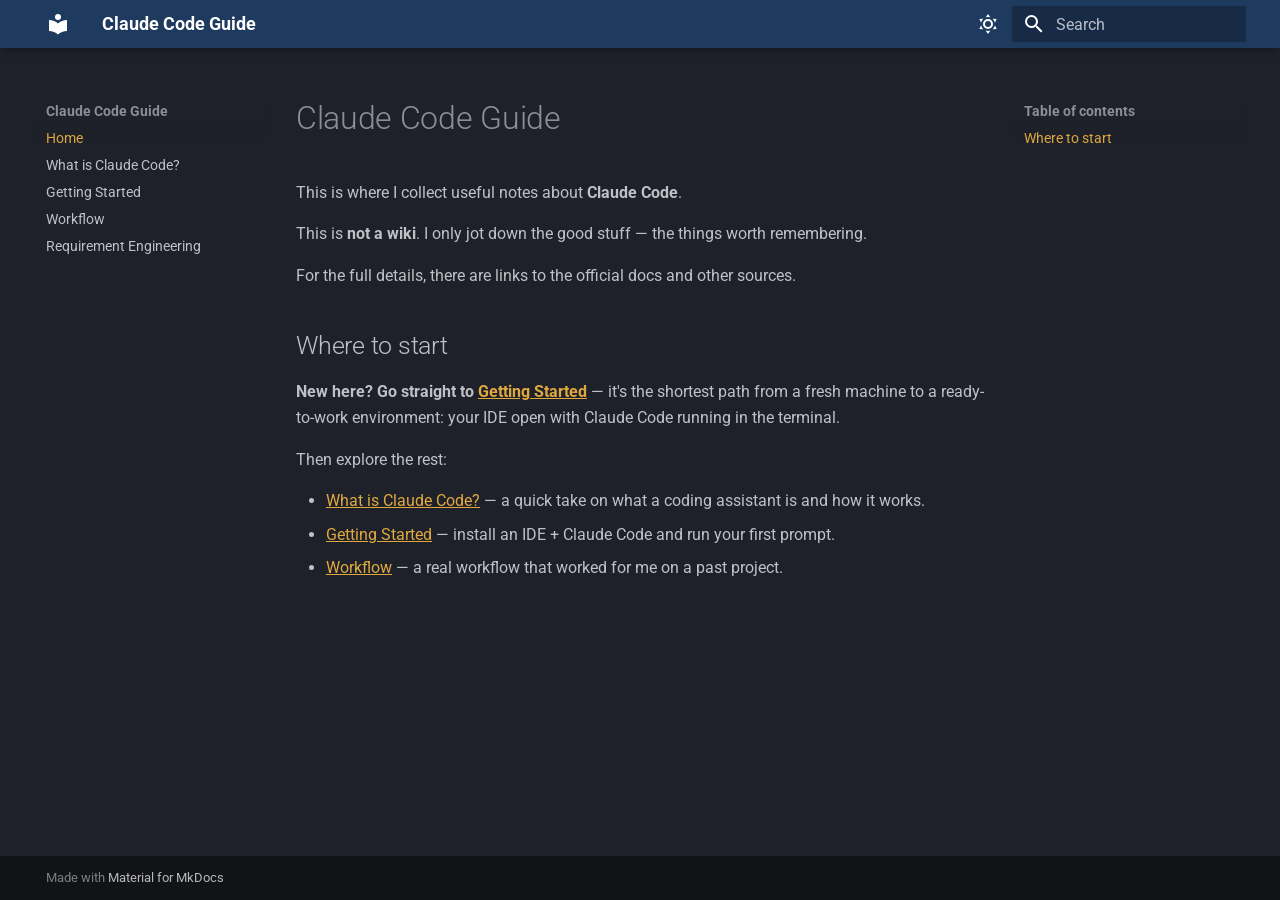
<file: index.html>
<!doctype html>
<html lang="en" class="no-js">
  <head>
    
      <meta charset="utf-8">
      <meta name="viewport" content="width=device-width,initial-scale=1">
      
      
      
        <link rel="canonical" href="https://hoangpm99.github.io/claude-code-guide/">
      
      
      
        <link rel="next" href="01-what-is-claude-code/">
      
      
        
      
      
      <link rel="icon" href="assets/images/favicon.png">
      <meta name="generator" content="mkdocs-1.6.1, mkdocs-material-9.7.6">
    
    
      
        <title>Claude Code Guide</title>
      
    
    
      <link rel="stylesheet" href="assets/stylesheets/main.484c7ddc.min.css">
      
        
        <link rel="stylesheet" href="assets/stylesheets/palette.ab4e12ef.min.css">
      
      


    
    
      
    
    
      
        
        
        <link rel="preconnect" href="https://fonts.gstatic.com" crossorigin>
        <link rel="stylesheet" href="https://fonts.googleapis.com/css?family=Roboto:300,300i,400,400i,700,700i%7CRoboto+Mono:400,400i,700,700i&display=fallback">
        <style>:root{--md-text-font:"Roboto";--md-code-font:"Roboto Mono"}</style>
      
    
    
      <link rel="stylesheet" href="stylesheets/extra.css">
    
    <script>__md_scope=new URL(".",location),__md_hash=e=>[...e].reduce(((e,_)=>(e<<5)-e+_.charCodeAt(0)),0),__md_get=(e,_=localStorage,t=__md_scope)=>JSON.parse(_.getItem(t.pathname+"."+e)),__md_set=(e,_,t=localStorage,a=__md_scope)=>{try{t.setItem(a.pathname+"."+e,JSON.stringify(_))}catch(e){}}</script>
    
      

    
    
  </head>
  
  
    
    
      
    
    
    
    
    <body dir="ltr" data-md-color-scheme="slate" data-md-color-primary="custom" data-md-color-accent="custom">
  
    
    <input class="md-toggle" data-md-toggle="drawer" type="checkbox" id="__drawer" autocomplete="off">
    <input class="md-toggle" data-md-toggle="search" type="checkbox" id="__search" autocomplete="off">
    <label class="md-overlay" for="__drawer"></label>
    <div data-md-component="skip">
      
        
        <a href="#claude-code-guide" class="md-skip">
          Skip to content
        </a>
      
    </div>
    <div data-md-component="announce">
      
    </div>
    
    
      

  

<header class="md-header md-header--shadow" data-md-component="header">
  <nav class="md-header__inner md-grid" aria-label="Header">
    <a href="." title="Claude Code Guide" class="md-header__button md-logo" aria-label="Claude Code Guide" data-md-component="logo">
      
  
  <svg xmlns="http://www.w3.org/2000/svg" viewBox="0 0 24 24"><path d="M12 8a3 3 0 0 0 3-3 3 3 0 0 0-3-3 3 3 0 0 0-3 3 3 3 0 0 0 3 3m0 3.54C9.64 9.35 6.5 8 3 8v11c3.5 0 6.64 1.35 9 3.54 2.36-2.19 5.5-3.54 9-3.54V8c-3.5 0-6.64 1.35-9 3.54"/></svg>

    </a>
    <label class="md-header__button md-icon" for="__drawer">
      
      <svg xmlns="http://www.w3.org/2000/svg" viewBox="0 0 24 24"><path d="M3 6h18v2H3zm0 5h18v2H3zm0 5h18v2H3z"/></svg>
    </label>
    <div class="md-header__title" data-md-component="header-title">
      <div class="md-header__ellipsis">
        <div class="md-header__topic">
          <span class="md-ellipsis">
            Claude Code Guide
          </span>
        </div>
        <div class="md-header__topic" data-md-component="header-topic">
          <span class="md-ellipsis">
            
              Home
            
          </span>
        </div>
      </div>
    </div>
    
      
        <form class="md-header__option" data-md-component="palette">
  
    
    
    
    <input class="md-option" data-md-color-media="" data-md-color-scheme="slate" data-md-color-primary="custom" data-md-color-accent="custom"  aria-label="Switch to light mode"  type="radio" name="__palette" id="__palette_0">
    
      <label class="md-header__button md-icon" title="Switch to light mode" for="__palette_1" hidden>
        <svg xmlns="http://www.w3.org/2000/svg" viewBox="0 0 24 24"><path d="M12 7a5 5 0 0 1 5 5 5 5 0 0 1-5 5 5 5 0 0 1-5-5 5 5 0 0 1 5-5m0 2a3 3 0 0 0-3 3 3 3 0 0 0 3 3 3 3 0 0 0 3-3 3 3 0 0 0-3-3m0-7 2.39 3.42C13.65 5.15 12.84 5 12 5s-1.65.15-2.39.42zM3.34 7l4.16-.35A7.2 7.2 0 0 0 5.94 8.5c-.44.74-.69 1.5-.83 2.29zm.02 10 1.76-3.77a7.131 7.131 0 0 0 2.38 4.14zM20.65 7l-1.77 3.79a7.02 7.02 0 0 0-2.38-4.15zm-.01 10-4.14.36c.59-.51 1.12-1.14 1.54-1.86.42-.73.69-1.5.83-2.29zM12 22l-2.41-3.44c.74.27 1.55.44 2.41.44.82 0 1.63-.17 2.37-.44z"/></svg>
      </label>
    
  
    
    
    
    <input class="md-option" data-md-color-media="" data-md-color-scheme="default" data-md-color-primary="custom" data-md-color-accent="custom"  aria-label="Switch to dark mode"  type="radio" name="__palette" id="__palette_1">
    
      <label class="md-header__button md-icon" title="Switch to dark mode" for="__palette_0" hidden>
        <svg xmlns="http://www.w3.org/2000/svg" viewBox="0 0 24 24"><path d="m17.75 4.09-2.53 1.94.91 3.06-2.63-1.81-2.63 1.81.91-3.06-2.53-1.94L12.44 4l1.06-3 1.06 3zm3.5 6.91-1.64 1.25.59 1.98-1.7-1.17-1.7 1.17.59-1.98L15.75 11l2.06-.05L18.5 9l.69 1.95zm-2.28 4.95c.83-.08 1.72 1.1 1.19 1.85-.32.45-.66.87-1.08 1.27C15.17 23 8.84 23 4.94 19.07c-3.91-3.9-3.91-10.24 0-14.14.4-.4.82-.76 1.27-1.08.75-.53 1.93.36 1.85 1.19-.27 2.86.69 5.83 2.89 8.02a9.96 9.96 0 0 0 8.02 2.89m-1.64 2.02a12.08 12.08 0 0 1-7.8-3.47c-2.17-2.19-3.33-5-3.49-7.82-2.81 3.14-2.7 7.96.31 10.98 3.02 3.01 7.84 3.12 10.98.31"/></svg>
      </label>
    
  
</form>
      
    
    
      <script>var palette=__md_get("__palette");if(palette&&palette.color){if("(prefers-color-scheme)"===palette.color.media){var media=matchMedia("(prefers-color-scheme: light)"),input=document.querySelector(media.matches?"[data-md-color-media='(prefers-color-scheme: light)']":"[data-md-color-media='(prefers-color-scheme: dark)']");palette.color.media=input.getAttribute("data-md-color-media"),palette.color.scheme=input.getAttribute("data-md-color-scheme"),palette.color.primary=input.getAttribute("data-md-color-primary"),palette.color.accent=input.getAttribute("data-md-color-accent")}for(var[key,value]of Object.entries(palette.color))document.body.setAttribute("data-md-color-"+key,value)}</script>
    
    
    
      
      
        <label class="md-header__button md-icon" for="__search">
          
          <svg xmlns="http://www.w3.org/2000/svg" viewBox="0 0 24 24"><path d="M9.5 3A6.5 6.5 0 0 1 16 9.5c0 1.61-.59 3.09-1.56 4.23l.27.27h.79l5 5-1.5 1.5-5-5v-.79l-.27-.27A6.52 6.52 0 0 1 9.5 16 6.5 6.5 0 0 1 3 9.5 6.5 6.5 0 0 1 9.5 3m0 2C7 5 5 7 5 9.5S7 14 9.5 14 14 12 14 9.5 12 5 9.5 5"/></svg>
        </label>
        <div class="md-search" data-md-component="search" role="dialog">
  <label class="md-search__overlay" for="__search"></label>
  <div class="md-search__inner" role="search">
    <form class="md-search__form" name="search">
      <input type="text" class="md-search__input" name="query" aria-label="Search" placeholder="Search" autocapitalize="off" autocorrect="off" autocomplete="off" spellcheck="false" data-md-component="search-query" required>
      <label class="md-search__icon md-icon" for="__search">
        
        <svg xmlns="http://www.w3.org/2000/svg" viewBox="0 0 24 24"><path d="M9.5 3A6.5 6.5 0 0 1 16 9.5c0 1.61-.59 3.09-1.56 4.23l.27.27h.79l5 5-1.5 1.5-5-5v-.79l-.27-.27A6.52 6.52 0 0 1 9.5 16 6.5 6.5 0 0 1 3 9.5 6.5 6.5 0 0 1 9.5 3m0 2C7 5 5 7 5 9.5S7 14 9.5 14 14 12 14 9.5 12 5 9.5 5"/></svg>
        
        <svg xmlns="http://www.w3.org/2000/svg" viewBox="0 0 24 24"><path d="M20 11v2H8l5.5 5.5-1.42 1.42L4.16 12l7.92-7.92L13.5 5.5 8 11z"/></svg>
      </label>
      <nav class="md-search__options" aria-label="Search">
        
        <button type="reset" class="md-search__icon md-icon" title="Clear" aria-label="Clear" tabindex="-1">
          
          <svg xmlns="http://www.w3.org/2000/svg" viewBox="0 0 24 24"><path d="M19 6.41 17.59 5 12 10.59 6.41 5 5 6.41 10.59 12 5 17.59 6.41 19 12 13.41 17.59 19 19 17.59 13.41 12z"/></svg>
        </button>
      </nav>
      
    </form>
    <div class="md-search__output">
      <div class="md-search__scrollwrap" tabindex="0" data-md-scrollfix>
        <div class="md-search-result" data-md-component="search-result">
          <div class="md-search-result__meta">
            Initializing search
          </div>
          <ol class="md-search-result__list" role="presentation"></ol>
        </div>
      </div>
    </div>
  </div>
</div>
      
    
    
  </nav>
  
</header>
    
    <div class="md-container" data-md-component="container">
      
      
        
          
        
      
      <main class="md-main" data-md-component="main">
        <div class="md-main__inner md-grid">
          
            
              
              <div class="md-sidebar md-sidebar--primary" data-md-component="sidebar" data-md-type="navigation" >
                <div class="md-sidebar__scrollwrap">
                  <div class="md-sidebar__inner">
                    



<nav class="md-nav md-nav--primary" aria-label="Navigation" data-md-level="0">
  <label class="md-nav__title" for="__drawer">
    <a href="." title="Claude Code Guide" class="md-nav__button md-logo" aria-label="Claude Code Guide" data-md-component="logo">
      
  
  <svg xmlns="http://www.w3.org/2000/svg" viewBox="0 0 24 24"><path d="M12 8a3 3 0 0 0 3-3 3 3 0 0 0-3-3 3 3 0 0 0-3 3 3 3 0 0 0 3 3m0 3.54C9.64 9.35 6.5 8 3 8v11c3.5 0 6.64 1.35 9 3.54 2.36-2.19 5.5-3.54 9-3.54V8c-3.5 0-6.64 1.35-9 3.54"/></svg>

    </a>
    Claude Code Guide
  </label>
  
  <ul class="md-nav__list" data-md-scrollfix>
    
      
      
  
  
    
  
  
  
    <li class="md-nav__item md-nav__item--active">
      
      <input class="md-nav__toggle md-toggle" type="checkbox" id="__toc">
      
      
        
      
      
        <label class="md-nav__link md-nav__link--active" for="__toc">
          
  
  
  <span class="md-ellipsis">
    
  
    Home
  

    
  </span>
  
  

          <span class="md-nav__icon md-icon"></span>
        </label>
      
      <a href="." class="md-nav__link md-nav__link--active">
        
  
  
  <span class="md-ellipsis">
    
  
    Home
  

    
  </span>
  
  

      </a>
      
        

<nav class="md-nav md-nav--secondary" aria-label="Table of contents">
  
  
  
    
  
  
    <label class="md-nav__title" for="__toc">
      <span class="md-nav__icon md-icon"></span>
      Table of contents
    </label>
    <ul class="md-nav__list" data-md-component="toc" data-md-scrollfix>
      
        <li class="md-nav__item">
  <a href="#where-to-start" class="md-nav__link">
    <span class="md-ellipsis">
      
        Where to start
      
    </span>
  </a>
  
</li>
      
    </ul>
  
</nav>
      
    </li>
  

    
      
      
  
  
  
  
    <li class="md-nav__item">
      <a href="01-what-is-claude-code/" class="md-nav__link">
        
  
  
  <span class="md-ellipsis">
    
  
    What is Claude Code?
  

    
  </span>
  
  

      </a>
    </li>
  

    
      
      
  
  
  
  
    <li class="md-nav__item">
      <a href="02-getting-started/" class="md-nav__link">
        
  
  
  <span class="md-ellipsis">
    
  
    Getting Started
  

    
  </span>
  
  

      </a>
    </li>
  

    
      
      
  
  
  
  
    <li class="md-nav__item">
      <a href="03-workflow/" class="md-nav__link">
        
  
  
  <span class="md-ellipsis">
    
  
    Workflow
  

    
  </span>
  
  

      </a>
    </li>
  

    
      
      
  
  
  
  
    <li class="md-nav__item">
      <a href="04-requirement-engineering/" class="md-nav__link">
        
  
  
  <span class="md-ellipsis">
    
  
    Requirement Engineering
  

    
  </span>
  
  

      </a>
    </li>
  

    
  </ul>
</nav>
                  </div>
                </div>
              </div>
            
            
              
              <div class="md-sidebar md-sidebar--secondary" data-md-component="sidebar" data-md-type="toc" >
                <div class="md-sidebar__scrollwrap">
                  <div class="md-sidebar__inner">
                    

<nav class="md-nav md-nav--secondary" aria-label="Table of contents">
  
  
  
    
  
  
    <label class="md-nav__title" for="__toc">
      <span class="md-nav__icon md-icon"></span>
      Table of contents
    </label>
    <ul class="md-nav__list" data-md-component="toc" data-md-scrollfix>
      
        <li class="md-nav__item">
  <a href="#where-to-start" class="md-nav__link">
    <span class="md-ellipsis">
      
        Where to start
      
    </span>
  </a>
  
</li>
      
    </ul>
  
</nav>
                  </div>
                </div>
              </div>
            
          
          
            <div class="md-content" data-md-component="content">
              
              <article class="md-content__inner md-typeset">
                
                  



<h1 id="claude-code-guide">Claude Code Guide</h1>
<p>This is where I collect useful notes about <strong>Claude Code</strong>.</p>
<p>This is <strong>not a wiki</strong>. I only jot down the good stuff — the things worth remembering. </p>
<p>For the full details, there are links to the official docs and other sources.</p>
<h2 id="where-to-start">Where to start</h2>
<p><strong>New here? Go straight to <a href="02-getting-started/">Getting Started</a></strong> — it's the shortest path from a fresh machine to a ready-to-work environment: your IDE open with Claude Code running in the terminal.</p>
<p>Then explore the rest:</p>
<ul>
<li><a href="01-what-is-claude-code/">What is Claude Code?</a> — a quick take on what a coding assistant is and how it works.</li>
<li><a href="02-getting-started/">Getting Started</a> — install an IDE + Claude Code and run your first prompt.</li>
<li><a href="03-workflow/">Workflow</a> — a real workflow that worked for me on a past project.</li>
</ul>












                
              </article>
            </div>
          
          
<script>var target=document.getElementById(location.hash.slice(1));target&&target.name&&(target.checked=target.name.startsWith("__tabbed_"))</script>
        </div>
        
      </main>
      
        <footer class="md-footer">
  
  <div class="md-footer-meta md-typeset">
    <div class="md-footer-meta__inner md-grid">
      <div class="md-copyright">
  
  
    Made with
    <a href="https://squidfunk.github.io/mkdocs-material/" target="_blank" rel="noopener">
      Material for MkDocs
    </a>
  
</div>
      
    </div>
  </div>
</footer>
      
    </div>
    <div class="md-dialog" data-md-component="dialog">
      <div class="md-dialog__inner md-typeset"></div>
    </div>
    
    
    
      
      
      <script id="__config" type="application/json">{"annotate": null, "base": ".", "features": [], "search": "assets/javascripts/workers/search.2c215733.min.js", "tags": null, "translations": {"clipboard.copied": "Copied to clipboard", "clipboard.copy": "Copy to clipboard", "search.result.more.one": "1 more on this page", "search.result.more.other": "# more on this page", "search.result.none": "No matching documents", "search.result.one": "1 matching document", "search.result.other": "# matching documents", "search.result.placeholder": "Type to start searching", "search.result.term.missing": "Missing", "select.version": "Select version"}, "version": null}</script>
    
    
      <script src="assets/javascripts/bundle.79ae519e.min.js"></script>
      
    
  </body>
</html>
</file>
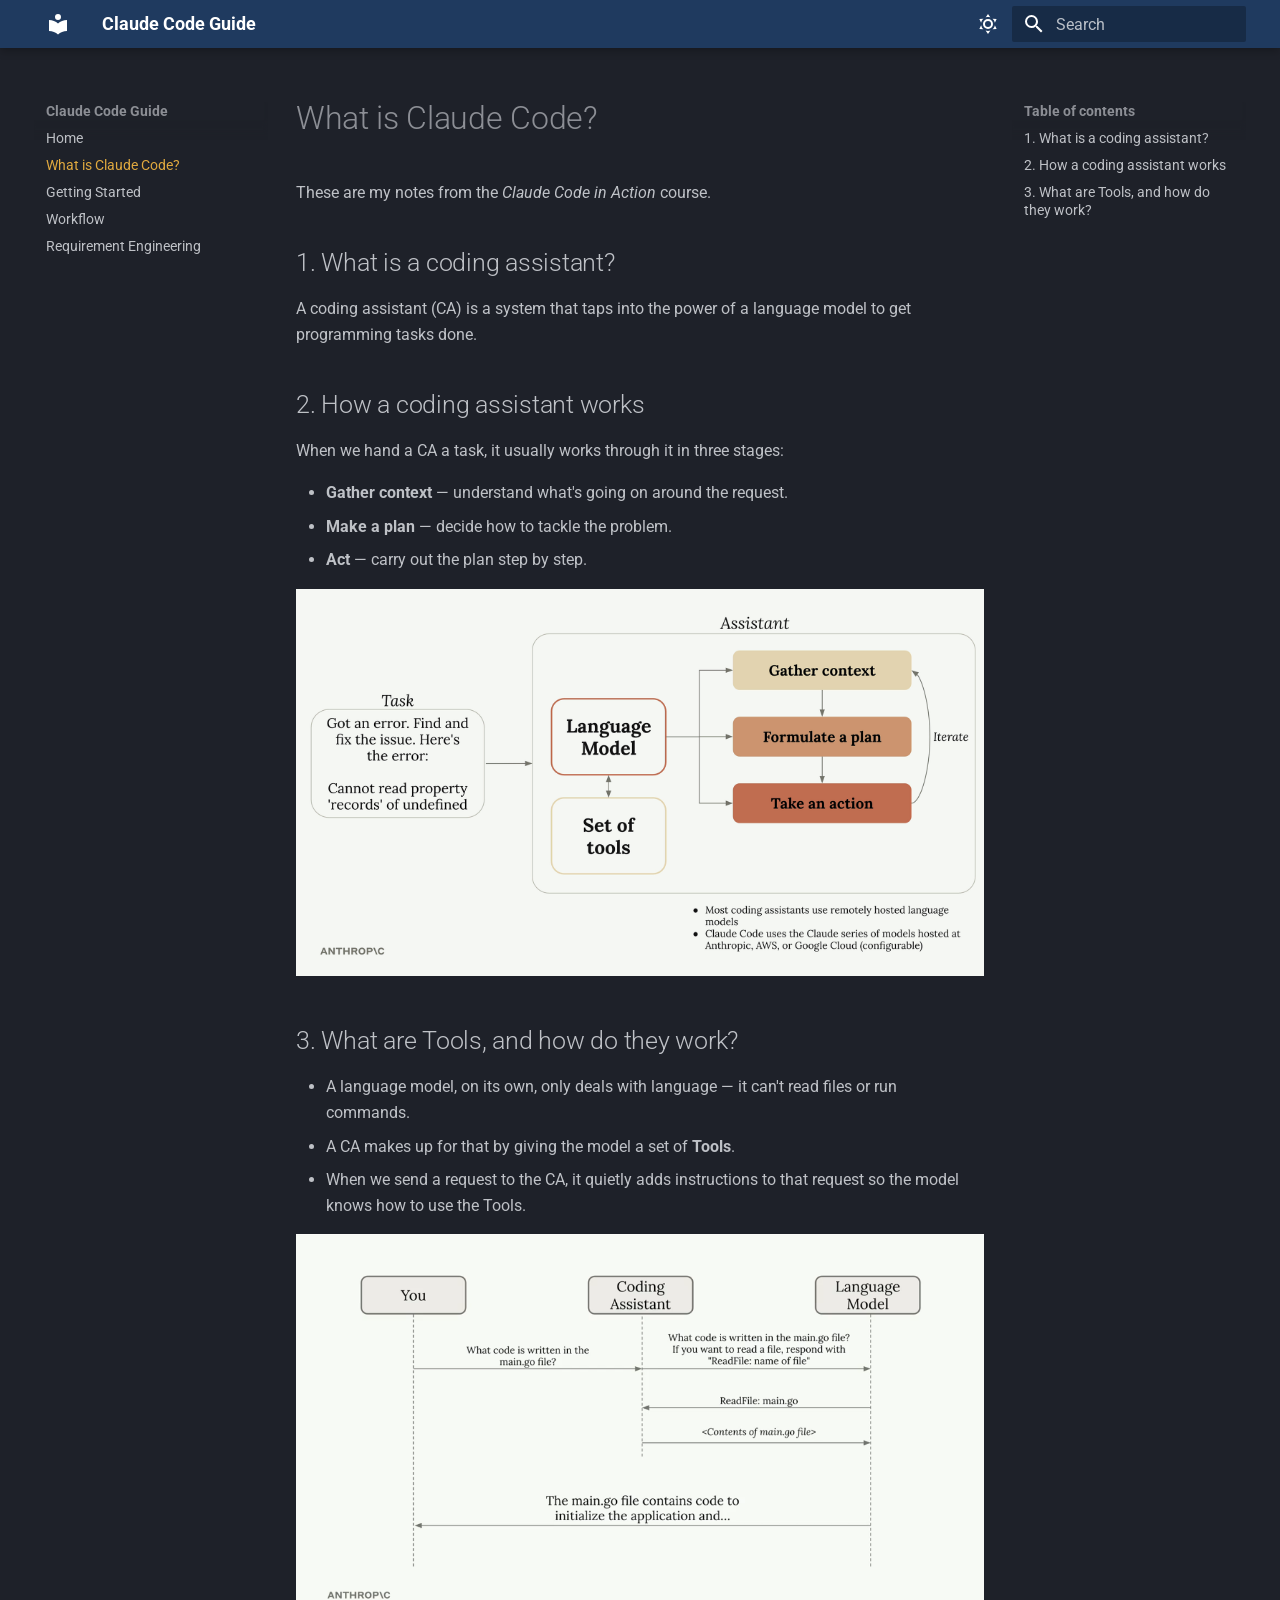
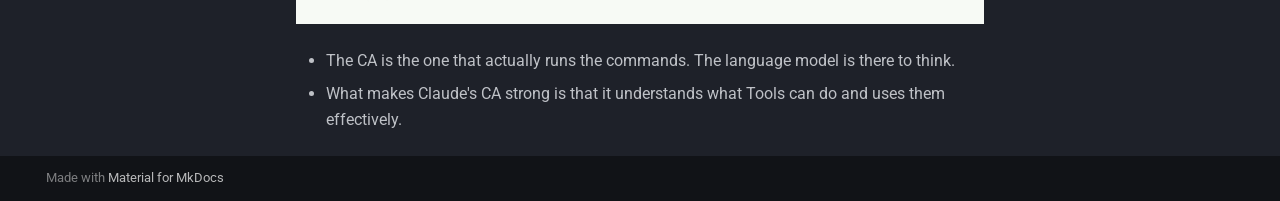
<file: 01-what-is-claude-code/index.html>
<!doctype html>
<html lang="en" class="no-js">
  <head>
    
      <meta charset="utf-8">
      <meta name="viewport" content="width=device-width,initial-scale=1">
      
      
      
        <link rel="canonical" href="https://hoangpm99.github.io/claude-code-guide/01-what-is-claude-code/">
      
      
        <link rel="prev" href="..">
      
      
        <link rel="next" href="../02-getting-started/">
      
      
        
      
      
      <link rel="icon" href="../assets/images/favicon.png">
      <meta name="generator" content="mkdocs-1.6.1, mkdocs-material-9.7.6">
    
    
      
        <title>What is Claude Code? - Claude Code Guide</title>
      
    
    
      <link rel="stylesheet" href="../assets/stylesheets/main.484c7ddc.min.css">
      
        
        <link rel="stylesheet" href="../assets/stylesheets/palette.ab4e12ef.min.css">
      
      


    
    
      
    
    
      
        
        
        <link rel="preconnect" href="https://fonts.gstatic.com" crossorigin>
        <link rel="stylesheet" href="https://fonts.googleapis.com/css?family=Roboto:300,300i,400,400i,700,700i%7CRoboto+Mono:400,400i,700,700i&display=fallback">
        <style>:root{--md-text-font:"Roboto";--md-code-font:"Roboto Mono"}</style>
      
    
    
      <link rel="stylesheet" href="../stylesheets/extra.css">
    
    <script>__md_scope=new URL("..",location),__md_hash=e=>[...e].reduce(((e,_)=>(e<<5)-e+_.charCodeAt(0)),0),__md_get=(e,_=localStorage,t=__md_scope)=>JSON.parse(_.getItem(t.pathname+"."+e)),__md_set=(e,_,t=localStorage,a=__md_scope)=>{try{t.setItem(a.pathname+"."+e,JSON.stringify(_))}catch(e){}}</script>
    
      

    
    
  </head>
  
  
    
    
      
    
    
    
    
    <body dir="ltr" data-md-color-scheme="slate" data-md-color-primary="custom" data-md-color-accent="custom">
  
    
    <input class="md-toggle" data-md-toggle="drawer" type="checkbox" id="__drawer" autocomplete="off">
    <input class="md-toggle" data-md-toggle="search" type="checkbox" id="__search" autocomplete="off">
    <label class="md-overlay" for="__drawer"></label>
    <div data-md-component="skip">
      
        
        <a href="#what-is-claude-code" class="md-skip">
          Skip to content
        </a>
      
    </div>
    <div data-md-component="announce">
      
    </div>
    
    
      

  

<header class="md-header md-header--shadow" data-md-component="header">
  <nav class="md-header__inner md-grid" aria-label="Header">
    <a href=".." title="Claude Code Guide" class="md-header__button md-logo" aria-label="Claude Code Guide" data-md-component="logo">
      
  
  <svg xmlns="http://www.w3.org/2000/svg" viewBox="0 0 24 24"><path d="M12 8a3 3 0 0 0 3-3 3 3 0 0 0-3-3 3 3 0 0 0-3 3 3 3 0 0 0 3 3m0 3.54C9.64 9.35 6.5 8 3 8v11c3.5 0 6.64 1.35 9 3.54 2.36-2.19 5.5-3.54 9-3.54V8c-3.5 0-6.64 1.35-9 3.54"/></svg>

    </a>
    <label class="md-header__button md-icon" for="__drawer">
      
      <svg xmlns="http://www.w3.org/2000/svg" viewBox="0 0 24 24"><path d="M3 6h18v2H3zm0 5h18v2H3zm0 5h18v2H3z"/></svg>
    </label>
    <div class="md-header__title" data-md-component="header-title">
      <div class="md-header__ellipsis">
        <div class="md-header__topic">
          <span class="md-ellipsis">
            Claude Code Guide
          </span>
        </div>
        <div class="md-header__topic" data-md-component="header-topic">
          <span class="md-ellipsis">
            
              What is Claude Code?
            
          </span>
        </div>
      </div>
    </div>
    
      
        <form class="md-header__option" data-md-component="palette">
  
    
    
    
    <input class="md-option" data-md-color-media="" data-md-color-scheme="slate" data-md-color-primary="custom" data-md-color-accent="custom"  aria-label="Switch to light mode"  type="radio" name="__palette" id="__palette_0">
    
      <label class="md-header__button md-icon" title="Switch to light mode" for="__palette_1" hidden>
        <svg xmlns="http://www.w3.org/2000/svg" viewBox="0 0 24 24"><path d="M12 7a5 5 0 0 1 5 5 5 5 0 0 1-5 5 5 5 0 0 1-5-5 5 5 0 0 1 5-5m0 2a3 3 0 0 0-3 3 3 3 0 0 0 3 3 3 3 0 0 0 3-3 3 3 0 0 0-3-3m0-7 2.39 3.42C13.65 5.15 12.84 5 12 5s-1.65.15-2.39.42zM3.34 7l4.16-.35A7.2 7.2 0 0 0 5.94 8.5c-.44.74-.69 1.5-.83 2.29zm.02 10 1.76-3.77a7.131 7.131 0 0 0 2.38 4.14zM20.65 7l-1.77 3.79a7.02 7.02 0 0 0-2.38-4.15zm-.01 10-4.14.36c.59-.51 1.12-1.14 1.54-1.86.42-.73.69-1.5.83-2.29zM12 22l-2.41-3.44c.74.27 1.55.44 2.41.44.82 0 1.63-.17 2.37-.44z"/></svg>
      </label>
    
  
    
    
    
    <input class="md-option" data-md-color-media="" data-md-color-scheme="default" data-md-color-primary="custom" data-md-color-accent="custom"  aria-label="Switch to dark mode"  type="radio" name="__palette" id="__palette_1">
    
      <label class="md-header__button md-icon" title="Switch to dark mode" for="__palette_0" hidden>
        <svg xmlns="http://www.w3.org/2000/svg" viewBox="0 0 24 24"><path d="m17.75 4.09-2.53 1.94.91 3.06-2.63-1.81-2.63 1.81.91-3.06-2.53-1.94L12.44 4l1.06-3 1.06 3zm3.5 6.91-1.64 1.25.59 1.98-1.7-1.17-1.7 1.17.59-1.98L15.75 11l2.06-.05L18.5 9l.69 1.95zm-2.28 4.95c.83-.08 1.72 1.1 1.19 1.85-.32.45-.66.87-1.08 1.27C15.17 23 8.84 23 4.94 19.07c-3.91-3.9-3.91-10.24 0-14.14.4-.4.82-.76 1.27-1.08.75-.53 1.93.36 1.85 1.19-.27 2.86.69 5.83 2.89 8.02a9.96 9.96 0 0 0 8.02 2.89m-1.64 2.02a12.08 12.08 0 0 1-7.8-3.47c-2.17-2.19-3.33-5-3.49-7.82-2.81 3.14-2.7 7.96.31 10.98 3.02 3.01 7.84 3.12 10.98.31"/></svg>
      </label>
    
  
</form>
      
    
    
      <script>var palette=__md_get("__palette");if(palette&&palette.color){if("(prefers-color-scheme)"===palette.color.media){var media=matchMedia("(prefers-color-scheme: light)"),input=document.querySelector(media.matches?"[data-md-color-media='(prefers-color-scheme: light)']":"[data-md-color-media='(prefers-color-scheme: dark)']");palette.color.media=input.getAttribute("data-md-color-media"),palette.color.scheme=input.getAttribute("data-md-color-scheme"),palette.color.primary=input.getAttribute("data-md-color-primary"),palette.color.accent=input.getAttribute("data-md-color-accent")}for(var[key,value]of Object.entries(palette.color))document.body.setAttribute("data-md-color-"+key,value)}</script>
    
    
    
      
      
        <label class="md-header__button md-icon" for="__search">
          
          <svg xmlns="http://www.w3.org/2000/svg" viewBox="0 0 24 24"><path d="M9.5 3A6.5 6.5 0 0 1 16 9.5c0 1.61-.59 3.09-1.56 4.23l.27.27h.79l5 5-1.5 1.5-5-5v-.79l-.27-.27A6.52 6.52 0 0 1 9.5 16 6.5 6.5 0 0 1 3 9.5 6.5 6.5 0 0 1 9.5 3m0 2C7 5 5 7 5 9.5S7 14 9.5 14 14 12 14 9.5 12 5 9.5 5"/></svg>
        </label>
        <div class="md-search" data-md-component="search" role="dialog">
  <label class="md-search__overlay" for="__search"></label>
  <div class="md-search__inner" role="search">
    <form class="md-search__form" name="search">
      <input type="text" class="md-search__input" name="query" aria-label="Search" placeholder="Search" autocapitalize="off" autocorrect="off" autocomplete="off" spellcheck="false" data-md-component="search-query" required>
      <label class="md-search__icon md-icon" for="__search">
        
        <svg xmlns="http://www.w3.org/2000/svg" viewBox="0 0 24 24"><path d="M9.5 3A6.5 6.5 0 0 1 16 9.5c0 1.61-.59 3.09-1.56 4.23l.27.27h.79l5 5-1.5 1.5-5-5v-.79l-.27-.27A6.52 6.52 0 0 1 9.5 16 6.5 6.5 0 0 1 3 9.5 6.5 6.5 0 0 1 9.5 3m0 2C7 5 5 7 5 9.5S7 14 9.5 14 14 12 14 9.5 12 5 9.5 5"/></svg>
        
        <svg xmlns="http://www.w3.org/2000/svg" viewBox="0 0 24 24"><path d="M20 11v2H8l5.5 5.5-1.42 1.42L4.16 12l7.92-7.92L13.5 5.5 8 11z"/></svg>
      </label>
      <nav class="md-search__options" aria-label="Search">
        
        <button type="reset" class="md-search__icon md-icon" title="Clear" aria-label="Clear" tabindex="-1">
          
          <svg xmlns="http://www.w3.org/2000/svg" viewBox="0 0 24 24"><path d="M19 6.41 17.59 5 12 10.59 6.41 5 5 6.41 10.59 12 5 17.59 6.41 19 12 13.41 17.59 19 19 17.59 13.41 12z"/></svg>
        </button>
      </nav>
      
    </form>
    <div class="md-search__output">
      <div class="md-search__scrollwrap" tabindex="0" data-md-scrollfix>
        <div class="md-search-result" data-md-component="search-result">
          <div class="md-search-result__meta">
            Initializing search
          </div>
          <ol class="md-search-result__list" role="presentation"></ol>
        </div>
      </div>
    </div>
  </div>
</div>
      
    
    
  </nav>
  
</header>
    
    <div class="md-container" data-md-component="container">
      
      
        
          
        
      
      <main class="md-main" data-md-component="main">
        <div class="md-main__inner md-grid">
          
            
              
              <div class="md-sidebar md-sidebar--primary" data-md-component="sidebar" data-md-type="navigation" >
                <div class="md-sidebar__scrollwrap">
                  <div class="md-sidebar__inner">
                    



<nav class="md-nav md-nav--primary" aria-label="Navigation" data-md-level="0">
  <label class="md-nav__title" for="__drawer">
    <a href=".." title="Claude Code Guide" class="md-nav__button md-logo" aria-label="Claude Code Guide" data-md-component="logo">
      
  
  <svg xmlns="http://www.w3.org/2000/svg" viewBox="0 0 24 24"><path d="M12 8a3 3 0 0 0 3-3 3 3 0 0 0-3-3 3 3 0 0 0-3 3 3 3 0 0 0 3 3m0 3.54C9.64 9.35 6.5 8 3 8v11c3.5 0 6.64 1.35 9 3.54 2.36-2.19 5.5-3.54 9-3.54V8c-3.5 0-6.64 1.35-9 3.54"/></svg>

    </a>
    Claude Code Guide
  </label>
  
  <ul class="md-nav__list" data-md-scrollfix>
    
      
      
  
  
  
  
    <li class="md-nav__item">
      <a href=".." class="md-nav__link">
        
  
  
  <span class="md-ellipsis">
    
  
    Home
  

    
  </span>
  
  

      </a>
    </li>
  

    
      
      
  
  
    
  
  
  
    <li class="md-nav__item md-nav__item--active">
      
      <input class="md-nav__toggle md-toggle" type="checkbox" id="__toc">
      
      
        
      
      
        <label class="md-nav__link md-nav__link--active" for="__toc">
          
  
  
  <span class="md-ellipsis">
    
  
    What is Claude Code?
  

    
  </span>
  
  

          <span class="md-nav__icon md-icon"></span>
        </label>
      
      <a href="./" class="md-nav__link md-nav__link--active">
        
  
  
  <span class="md-ellipsis">
    
  
    What is Claude Code?
  

    
  </span>
  
  

      </a>
      
        

<nav class="md-nav md-nav--secondary" aria-label="Table of contents">
  
  
  
    
  
  
    <label class="md-nav__title" for="__toc">
      <span class="md-nav__icon md-icon"></span>
      Table of contents
    </label>
    <ul class="md-nav__list" data-md-component="toc" data-md-scrollfix>
      
        <li class="md-nav__item">
  <a href="#1-what-is-a-coding-assistant" class="md-nav__link">
    <span class="md-ellipsis">
      
        1. What is a coding assistant?
      
    </span>
  </a>
  
</li>
      
        <li class="md-nav__item">
  <a href="#2-how-a-coding-assistant-works" class="md-nav__link">
    <span class="md-ellipsis">
      
        2. How a coding assistant works
      
    </span>
  </a>
  
</li>
      
        <li class="md-nav__item">
  <a href="#3-what-are-tools-and-how-do-they-work" class="md-nav__link">
    <span class="md-ellipsis">
      
        3. What are Tools, and how do they work?
      
    </span>
  </a>
  
</li>
      
    </ul>
  
</nav>
      
    </li>
  

    
      
      
  
  
  
  
    <li class="md-nav__item">
      <a href="../02-getting-started/" class="md-nav__link">
        
  
  
  <span class="md-ellipsis">
    
  
    Getting Started
  

    
  </span>
  
  

      </a>
    </li>
  

    
      
      
  
  
  
  
    <li class="md-nav__item">
      <a href="../03-workflow/" class="md-nav__link">
        
  
  
  <span class="md-ellipsis">
    
  
    Workflow
  

    
  </span>
  
  

      </a>
    </li>
  

    
      
      
  
  
  
  
    <li class="md-nav__item">
      <a href="../04-requirement-engineering/" class="md-nav__link">
        
  
  
  <span class="md-ellipsis">
    
  
    Requirement Engineering
  

    
  </span>
  
  

      </a>
    </li>
  

    
  </ul>
</nav>
                  </div>
                </div>
              </div>
            
            
              
              <div class="md-sidebar md-sidebar--secondary" data-md-component="sidebar" data-md-type="toc" >
                <div class="md-sidebar__scrollwrap">
                  <div class="md-sidebar__inner">
                    

<nav class="md-nav md-nav--secondary" aria-label="Table of contents">
  
  
  
    
  
  
    <label class="md-nav__title" for="__toc">
      <span class="md-nav__icon md-icon"></span>
      Table of contents
    </label>
    <ul class="md-nav__list" data-md-component="toc" data-md-scrollfix>
      
        <li class="md-nav__item">
  <a href="#1-what-is-a-coding-assistant" class="md-nav__link">
    <span class="md-ellipsis">
      
        1. What is a coding assistant?
      
    </span>
  </a>
  
</li>
      
        <li class="md-nav__item">
  <a href="#2-how-a-coding-assistant-works" class="md-nav__link">
    <span class="md-ellipsis">
      
        2. How a coding assistant works
      
    </span>
  </a>
  
</li>
      
        <li class="md-nav__item">
  <a href="#3-what-are-tools-and-how-do-they-work" class="md-nav__link">
    <span class="md-ellipsis">
      
        3. What are Tools, and how do they work?
      
    </span>
  </a>
  
</li>
      
    </ul>
  
</nav>
                  </div>
                </div>
              </div>
            
          
          
            <div class="md-content" data-md-component="content">
              
              <article class="md-content__inner md-typeset">
                
                  



<h1 id="what-is-claude-code">What is Claude Code?</h1>
<p>These are my notes from the <em>Claude Code in Action</em> course.</p>
<h2 id="1-what-is-a-coding-assistant">1. What is a coding assistant?</h2>
<p>A coding assistant (CA) is a system that taps into the power of a language model to get programming tasks done.</p>
<h2 id="2-how-a-coding-assistant-works">2. How a coding assistant works</h2>
<p>When we hand a CA a task, it usually works through it in three stages:</p>
<ul>
<li><strong>Gather context</strong> — understand what's going on around the request.</li>
<li><strong>Make a plan</strong> — decide how to tackle the problem.</li>
<li><strong>Act</strong> — carry out the plan step by step.</li>
</ul>
<p><img alt="How coding assistants work" src="../images/image.png" /></p>
<h2 id="3-what-are-tools-and-how-do-they-work">3. What are Tools, and how do they work?</h2>
<ul>
<li>A language model, on its own, only deals with language — it can't read files or run commands.</li>
<li>A CA makes up for that by giving the model a set of <strong>Tools</strong>.</li>
<li>When we send a request to the CA, it quietly adds instructions to that request so the model knows how to use the Tools.</li>
</ul>
<p><img alt="A coding assistant behind the scenes" src="../images/image-1.png" /></p>
<ul>
<li>The CA is the one that actually runs the commands. The language model is there to think.</li>
<li>What makes Claude's CA strong is that it understands what Tools can do and uses them effectively.</li>
</ul>












                
              </article>
            </div>
          
          
<script>var target=document.getElementById(location.hash.slice(1));target&&target.name&&(target.checked=target.name.startsWith("__tabbed_"))</script>
        </div>
        
      </main>
      
        <footer class="md-footer">
  
  <div class="md-footer-meta md-typeset">
    <div class="md-footer-meta__inner md-grid">
      <div class="md-copyright">
  
  
    Made with
    <a href="https://squidfunk.github.io/mkdocs-material/" target="_blank" rel="noopener">
      Material for MkDocs
    </a>
  
</div>
      
    </div>
  </div>
</footer>
      
    </div>
    <div class="md-dialog" data-md-component="dialog">
      <div class="md-dialog__inner md-typeset"></div>
    </div>
    
    
    
      
      
      <script id="__config" type="application/json">{"annotate": null, "base": "..", "features": [], "search": "../assets/javascripts/workers/search.2c215733.min.js", "tags": null, "translations": {"clipboard.copied": "Copied to clipboard", "clipboard.copy": "Copy to clipboard", "search.result.more.one": "1 more on this page", "search.result.more.other": "# more on this page", "search.result.none": "No matching documents", "search.result.one": "1 matching document", "search.result.other": "# matching documents", "search.result.placeholder": "Type to start searching", "search.result.term.missing": "Missing", "select.version": "Select version"}, "version": null}</script>
    
    
      <script src="../assets/javascripts/bundle.79ae519e.min.js"></script>
      
    
  </body>
</html>
</file>
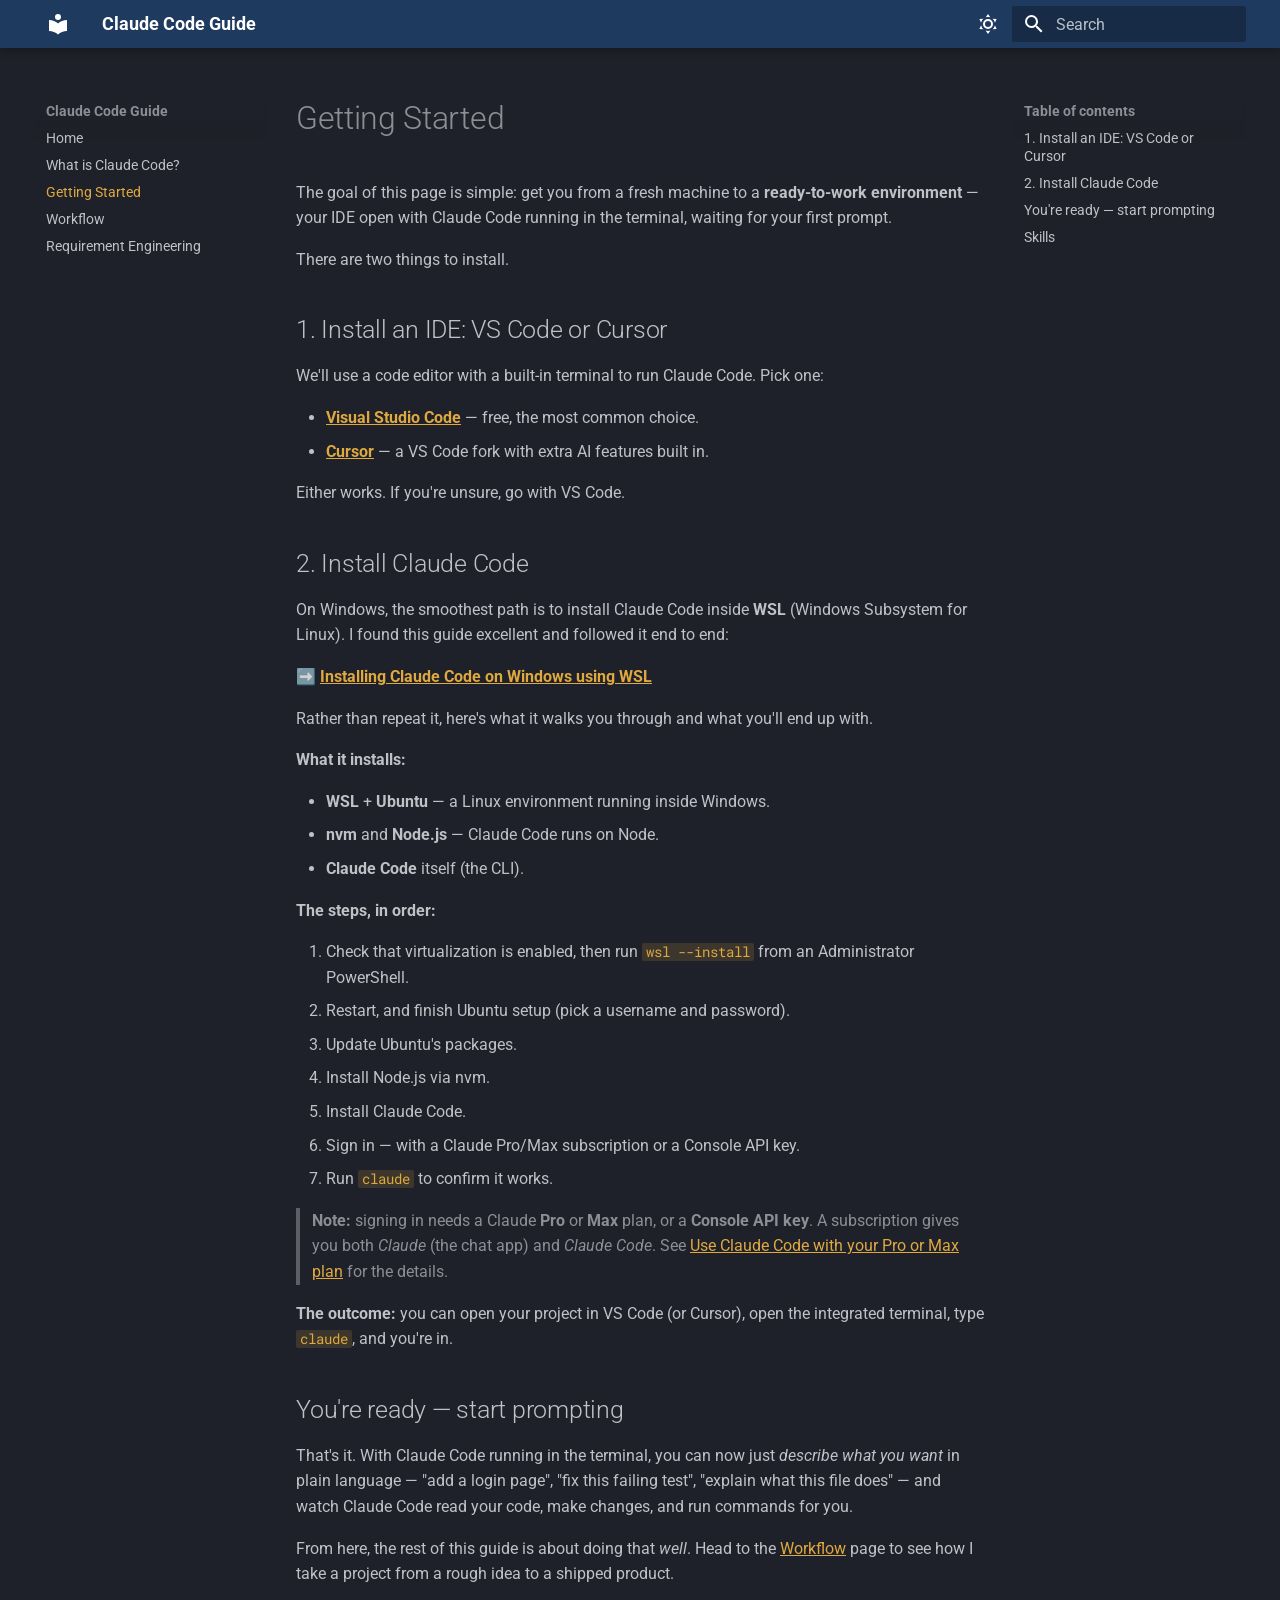
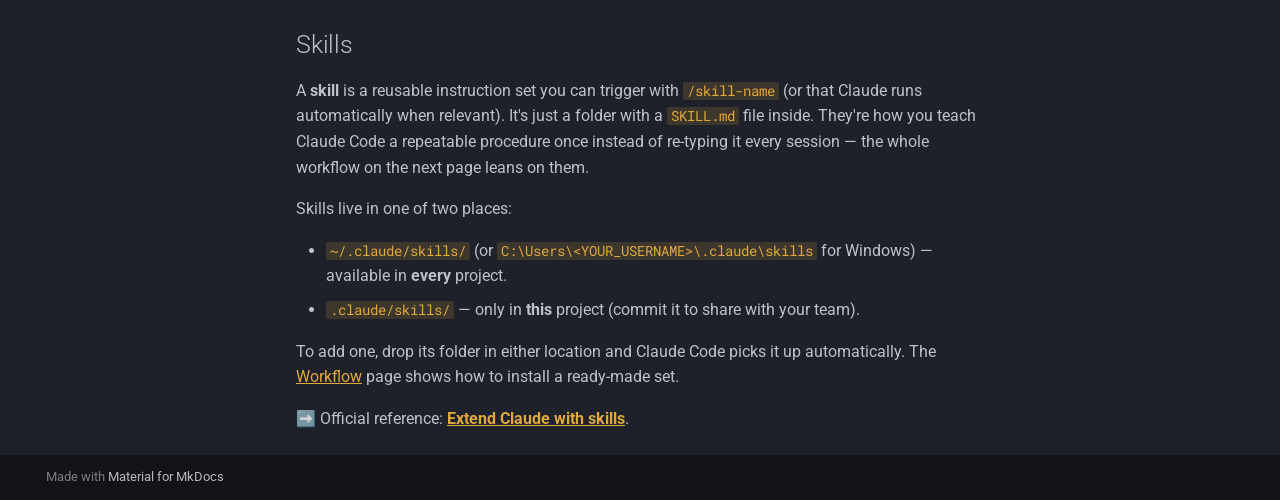
<file: 02-getting-started/index.html>
<!doctype html>
<html lang="en" class="no-js">
  <head>
    
      <meta charset="utf-8">
      <meta name="viewport" content="width=device-width,initial-scale=1">
      
      
      
        <link rel="canonical" href="https://hoangpm99.github.io/claude-code-guide/02-getting-started/">
      
      
        <link rel="prev" href="../01-what-is-claude-code/">
      
      
        <link rel="next" href="../03-workflow/">
      
      
        
      
      
      <link rel="icon" href="../assets/images/favicon.png">
      <meta name="generator" content="mkdocs-1.6.1, mkdocs-material-9.7.6">
    
    
      
        <title>Getting Started - Claude Code Guide</title>
      
    
    
      <link rel="stylesheet" href="../assets/stylesheets/main.484c7ddc.min.css">
      
        
        <link rel="stylesheet" href="../assets/stylesheets/palette.ab4e12ef.min.css">
      
      


    
    
      
    
    
      
        
        
        <link rel="preconnect" href="https://fonts.gstatic.com" crossorigin>
        <link rel="stylesheet" href="https://fonts.googleapis.com/css?family=Roboto:300,300i,400,400i,700,700i%7CRoboto+Mono:400,400i,700,700i&display=fallback">
        <style>:root{--md-text-font:"Roboto";--md-code-font:"Roboto Mono"}</style>
      
    
    
      <link rel="stylesheet" href="../stylesheets/extra.css">
    
    <script>__md_scope=new URL("..",location),__md_hash=e=>[...e].reduce(((e,_)=>(e<<5)-e+_.charCodeAt(0)),0),__md_get=(e,_=localStorage,t=__md_scope)=>JSON.parse(_.getItem(t.pathname+"."+e)),__md_set=(e,_,t=localStorage,a=__md_scope)=>{try{t.setItem(a.pathname+"."+e,JSON.stringify(_))}catch(e){}}</script>
    
      

    
    
  </head>
  
  
    
    
      
    
    
    
    
    <body dir="ltr" data-md-color-scheme="slate" data-md-color-primary="custom" data-md-color-accent="custom">
  
    
    <input class="md-toggle" data-md-toggle="drawer" type="checkbox" id="__drawer" autocomplete="off">
    <input class="md-toggle" data-md-toggle="search" type="checkbox" id="__search" autocomplete="off">
    <label class="md-overlay" for="__drawer"></label>
    <div data-md-component="skip">
      
        
        <a href="#getting-started" class="md-skip">
          Skip to content
        </a>
      
    </div>
    <div data-md-component="announce">
      
    </div>
    
    
      

  

<header class="md-header md-header--shadow" data-md-component="header">
  <nav class="md-header__inner md-grid" aria-label="Header">
    <a href=".." title="Claude Code Guide" class="md-header__button md-logo" aria-label="Claude Code Guide" data-md-component="logo">
      
  
  <svg xmlns="http://www.w3.org/2000/svg" viewBox="0 0 24 24"><path d="M12 8a3 3 0 0 0 3-3 3 3 0 0 0-3-3 3 3 0 0 0-3 3 3 3 0 0 0 3 3m0 3.54C9.64 9.35 6.5 8 3 8v11c3.5 0 6.64 1.35 9 3.54 2.36-2.19 5.5-3.54 9-3.54V8c-3.5 0-6.64 1.35-9 3.54"/></svg>

    </a>
    <label class="md-header__button md-icon" for="__drawer">
      
      <svg xmlns="http://www.w3.org/2000/svg" viewBox="0 0 24 24"><path d="M3 6h18v2H3zm0 5h18v2H3zm0 5h18v2H3z"/></svg>
    </label>
    <div class="md-header__title" data-md-component="header-title">
      <div class="md-header__ellipsis">
        <div class="md-header__topic">
          <span class="md-ellipsis">
            Claude Code Guide
          </span>
        </div>
        <div class="md-header__topic" data-md-component="header-topic">
          <span class="md-ellipsis">
            
              Getting Started
            
          </span>
        </div>
      </div>
    </div>
    
      
        <form class="md-header__option" data-md-component="palette">
  
    
    
    
    <input class="md-option" data-md-color-media="" data-md-color-scheme="slate" data-md-color-primary="custom" data-md-color-accent="custom"  aria-label="Switch to light mode"  type="radio" name="__palette" id="__palette_0">
    
      <label class="md-header__button md-icon" title="Switch to light mode" for="__palette_1" hidden>
        <svg xmlns="http://www.w3.org/2000/svg" viewBox="0 0 24 24"><path d="M12 7a5 5 0 0 1 5 5 5 5 0 0 1-5 5 5 5 0 0 1-5-5 5 5 0 0 1 5-5m0 2a3 3 0 0 0-3 3 3 3 0 0 0 3 3 3 3 0 0 0 3-3 3 3 0 0 0-3-3m0-7 2.39 3.42C13.65 5.15 12.84 5 12 5s-1.65.15-2.39.42zM3.34 7l4.16-.35A7.2 7.2 0 0 0 5.94 8.5c-.44.74-.69 1.5-.83 2.29zm.02 10 1.76-3.77a7.131 7.131 0 0 0 2.38 4.14zM20.65 7l-1.77 3.79a7.02 7.02 0 0 0-2.38-4.15zm-.01 10-4.14.36c.59-.51 1.12-1.14 1.54-1.86.42-.73.69-1.5.83-2.29zM12 22l-2.41-3.44c.74.27 1.55.44 2.41.44.82 0 1.63-.17 2.37-.44z"/></svg>
      </label>
    
  
    
    
    
    <input class="md-option" data-md-color-media="" data-md-color-scheme="default" data-md-color-primary="custom" data-md-color-accent="custom"  aria-label="Switch to dark mode"  type="radio" name="__palette" id="__palette_1">
    
      <label class="md-header__button md-icon" title="Switch to dark mode" for="__palette_0" hidden>
        <svg xmlns="http://www.w3.org/2000/svg" viewBox="0 0 24 24"><path d="m17.75 4.09-2.53 1.94.91 3.06-2.63-1.81-2.63 1.81.91-3.06-2.53-1.94L12.44 4l1.06-3 1.06 3zm3.5 6.91-1.64 1.25.59 1.98-1.7-1.17-1.7 1.17.59-1.98L15.75 11l2.06-.05L18.5 9l.69 1.95zm-2.28 4.95c.83-.08 1.72 1.1 1.19 1.85-.32.45-.66.87-1.08 1.27C15.17 23 8.84 23 4.94 19.07c-3.91-3.9-3.91-10.24 0-14.14.4-.4.82-.76 1.27-1.08.75-.53 1.93.36 1.85 1.19-.27 2.86.69 5.83 2.89 8.02a9.96 9.96 0 0 0 8.02 2.89m-1.64 2.02a12.08 12.08 0 0 1-7.8-3.47c-2.17-2.19-3.33-5-3.49-7.82-2.81 3.14-2.7 7.96.31 10.98 3.02 3.01 7.84 3.12 10.98.31"/></svg>
      </label>
    
  
</form>
      
    
    
      <script>var palette=__md_get("__palette");if(palette&&palette.color){if("(prefers-color-scheme)"===palette.color.media){var media=matchMedia("(prefers-color-scheme: light)"),input=document.querySelector(media.matches?"[data-md-color-media='(prefers-color-scheme: light)']":"[data-md-color-media='(prefers-color-scheme: dark)']");palette.color.media=input.getAttribute("data-md-color-media"),palette.color.scheme=input.getAttribute("data-md-color-scheme"),palette.color.primary=input.getAttribute("data-md-color-primary"),palette.color.accent=input.getAttribute("data-md-color-accent")}for(var[key,value]of Object.entries(palette.color))document.body.setAttribute("data-md-color-"+key,value)}</script>
    
    
    
      
      
        <label class="md-header__button md-icon" for="__search">
          
          <svg xmlns="http://www.w3.org/2000/svg" viewBox="0 0 24 24"><path d="M9.5 3A6.5 6.5 0 0 1 16 9.5c0 1.61-.59 3.09-1.56 4.23l.27.27h.79l5 5-1.5 1.5-5-5v-.79l-.27-.27A6.52 6.52 0 0 1 9.5 16 6.5 6.5 0 0 1 3 9.5 6.5 6.5 0 0 1 9.5 3m0 2C7 5 5 7 5 9.5S7 14 9.5 14 14 12 14 9.5 12 5 9.5 5"/></svg>
        </label>
        <div class="md-search" data-md-component="search" role="dialog">
  <label class="md-search__overlay" for="__search"></label>
  <div class="md-search__inner" role="search">
    <form class="md-search__form" name="search">
      <input type="text" class="md-search__input" name="query" aria-label="Search" placeholder="Search" autocapitalize="off" autocorrect="off" autocomplete="off" spellcheck="false" data-md-component="search-query" required>
      <label class="md-search__icon md-icon" for="__search">
        
        <svg xmlns="http://www.w3.org/2000/svg" viewBox="0 0 24 24"><path d="M9.5 3A6.5 6.5 0 0 1 16 9.5c0 1.61-.59 3.09-1.56 4.23l.27.27h.79l5 5-1.5 1.5-5-5v-.79l-.27-.27A6.52 6.52 0 0 1 9.5 16 6.5 6.5 0 0 1 3 9.5 6.5 6.5 0 0 1 9.5 3m0 2C7 5 5 7 5 9.5S7 14 9.5 14 14 12 14 9.5 12 5 9.5 5"/></svg>
        
        <svg xmlns="http://www.w3.org/2000/svg" viewBox="0 0 24 24"><path d="M20 11v2H8l5.5 5.5-1.42 1.42L4.16 12l7.92-7.92L13.5 5.5 8 11z"/></svg>
      </label>
      <nav class="md-search__options" aria-label="Search">
        
        <button type="reset" class="md-search__icon md-icon" title="Clear" aria-label="Clear" tabindex="-1">
          
          <svg xmlns="http://www.w3.org/2000/svg" viewBox="0 0 24 24"><path d="M19 6.41 17.59 5 12 10.59 6.41 5 5 6.41 10.59 12 5 17.59 6.41 19 12 13.41 17.59 19 19 17.59 13.41 12z"/></svg>
        </button>
      </nav>
      
    </form>
    <div class="md-search__output">
      <div class="md-search__scrollwrap" tabindex="0" data-md-scrollfix>
        <div class="md-search-result" data-md-component="search-result">
          <div class="md-search-result__meta">
            Initializing search
          </div>
          <ol class="md-search-result__list" role="presentation"></ol>
        </div>
      </div>
    </div>
  </div>
</div>
      
    
    
  </nav>
  
</header>
    
    <div class="md-container" data-md-component="container">
      
      
        
          
        
      
      <main class="md-main" data-md-component="main">
        <div class="md-main__inner md-grid">
          
            
              
              <div class="md-sidebar md-sidebar--primary" data-md-component="sidebar" data-md-type="navigation" >
                <div class="md-sidebar__scrollwrap">
                  <div class="md-sidebar__inner">
                    



<nav class="md-nav md-nav--primary" aria-label="Navigation" data-md-level="0">
  <label class="md-nav__title" for="__drawer">
    <a href=".." title="Claude Code Guide" class="md-nav__button md-logo" aria-label="Claude Code Guide" data-md-component="logo">
      
  
  <svg xmlns="http://www.w3.org/2000/svg" viewBox="0 0 24 24"><path d="M12 8a3 3 0 0 0 3-3 3 3 0 0 0-3-3 3 3 0 0 0-3 3 3 3 0 0 0 3 3m0 3.54C9.64 9.35 6.5 8 3 8v11c3.5 0 6.64 1.35 9 3.54 2.36-2.19 5.5-3.54 9-3.54V8c-3.5 0-6.64 1.35-9 3.54"/></svg>

    </a>
    Claude Code Guide
  </label>
  
  <ul class="md-nav__list" data-md-scrollfix>
    
      
      
  
  
  
  
    <li class="md-nav__item">
      <a href=".." class="md-nav__link">
        
  
  
  <span class="md-ellipsis">
    
  
    Home
  

    
  </span>
  
  

      </a>
    </li>
  

    
      
      
  
  
  
  
    <li class="md-nav__item">
      <a href="../01-what-is-claude-code/" class="md-nav__link">
        
  
  
  <span class="md-ellipsis">
    
  
    What is Claude Code?
  

    
  </span>
  
  

      </a>
    </li>
  

    
      
      
  
  
    
  
  
  
    <li class="md-nav__item md-nav__item--active">
      
      <input class="md-nav__toggle md-toggle" type="checkbox" id="__toc">
      
      
        
      
      
        <label class="md-nav__link md-nav__link--active" for="__toc">
          
  
  
  <span class="md-ellipsis">
    
  
    Getting Started
  

    
  </span>
  
  

          <span class="md-nav__icon md-icon"></span>
        </label>
      
      <a href="./" class="md-nav__link md-nav__link--active">
        
  
  
  <span class="md-ellipsis">
    
  
    Getting Started
  

    
  </span>
  
  

      </a>
      
        

<nav class="md-nav md-nav--secondary" aria-label="Table of contents">
  
  
  
    
  
  
    <label class="md-nav__title" for="__toc">
      <span class="md-nav__icon md-icon"></span>
      Table of contents
    </label>
    <ul class="md-nav__list" data-md-component="toc" data-md-scrollfix>
      
        <li class="md-nav__item">
  <a href="#1-install-an-ide-vs-code-or-cursor" class="md-nav__link">
    <span class="md-ellipsis">
      
        1. Install an IDE: VS Code or Cursor
      
    </span>
  </a>
  
</li>
      
        <li class="md-nav__item">
  <a href="#2-install-claude-code" class="md-nav__link">
    <span class="md-ellipsis">
      
        2. Install Claude Code
      
    </span>
  </a>
  
</li>
      
        <li class="md-nav__item">
  <a href="#youre-ready-start-prompting" class="md-nav__link">
    <span class="md-ellipsis">
      
        You're ready — start prompting
      
    </span>
  </a>
  
</li>
      
        <li class="md-nav__item">
  <a href="#skills" class="md-nav__link">
    <span class="md-ellipsis">
      
        Skills
      
    </span>
  </a>
  
</li>
      
    </ul>
  
</nav>
      
    </li>
  

    
      
      
  
  
  
  
    <li class="md-nav__item">
      <a href="../03-workflow/" class="md-nav__link">
        
  
  
  <span class="md-ellipsis">
    
  
    Workflow
  

    
  </span>
  
  

      </a>
    </li>
  

    
      
      
  
  
  
  
    <li class="md-nav__item">
      <a href="../04-requirement-engineering/" class="md-nav__link">
        
  
  
  <span class="md-ellipsis">
    
  
    Requirement Engineering
  

    
  </span>
  
  

      </a>
    </li>
  

    
  </ul>
</nav>
                  </div>
                </div>
              </div>
            
            
              
              <div class="md-sidebar md-sidebar--secondary" data-md-component="sidebar" data-md-type="toc" >
                <div class="md-sidebar__scrollwrap">
                  <div class="md-sidebar__inner">
                    

<nav class="md-nav md-nav--secondary" aria-label="Table of contents">
  
  
  
    
  
  
    <label class="md-nav__title" for="__toc">
      <span class="md-nav__icon md-icon"></span>
      Table of contents
    </label>
    <ul class="md-nav__list" data-md-component="toc" data-md-scrollfix>
      
        <li class="md-nav__item">
  <a href="#1-install-an-ide-vs-code-or-cursor" class="md-nav__link">
    <span class="md-ellipsis">
      
        1. Install an IDE: VS Code or Cursor
      
    </span>
  </a>
  
</li>
      
        <li class="md-nav__item">
  <a href="#2-install-claude-code" class="md-nav__link">
    <span class="md-ellipsis">
      
        2. Install Claude Code
      
    </span>
  </a>
  
</li>
      
        <li class="md-nav__item">
  <a href="#youre-ready-start-prompting" class="md-nav__link">
    <span class="md-ellipsis">
      
        You're ready — start prompting
      
    </span>
  </a>
  
</li>
      
        <li class="md-nav__item">
  <a href="#skills" class="md-nav__link">
    <span class="md-ellipsis">
      
        Skills
      
    </span>
  </a>
  
</li>
      
    </ul>
  
</nav>
                  </div>
                </div>
              </div>
            
          
          
            <div class="md-content" data-md-component="content">
              
              <article class="md-content__inner md-typeset">
                
                  



<h1 id="getting-started">Getting Started</h1>
<p>The goal of this page is simple: get you from a fresh machine to a <strong>ready-to-work environment</strong> — your IDE open with Claude Code running in the terminal, waiting for your first prompt.</p>
<p>There are two things to install.</p>
<h2 id="1-install-an-ide-vs-code-or-cursor">1. Install an IDE: VS Code or Cursor</h2>
<p>We'll use a code editor with a built-in terminal to run Claude Code. Pick one:</p>
<ul>
<li><strong><a href="https://code.visualstudio.com/">Visual Studio Code</a></strong> — free, the most common choice.</li>
<li><strong><a href="https://cursor.com/">Cursor</a></strong> — a VS Code fork with extra AI features built in.</li>
</ul>
<p>Either works. If you're unsure, go with VS Code.</p>
<h2 id="2-install-claude-code">2. Install Claude Code</h2>
<p>On Windows, the smoothest path is to install Claude Code inside <strong>WSL</strong> (Windows Subsystem for Linux). I found this guide excellent and followed it end to end:</p>
<p>➡️ <strong><a href="https://www.ge-lab.org/2025/12/06/installing-claude-code-on-windows-using-wsl/">Installing Claude Code on Windows using WSL</a></strong></p>
<p>Rather than repeat it, here's what it walks you through and what you'll end up with.</p>
<p><strong>What it installs:</strong></p>
<ul>
<li><strong>WSL</strong> + <strong>Ubuntu</strong> — a Linux environment running inside Windows.</li>
<li><strong>nvm</strong> and <strong>Node.js</strong> — Claude Code runs on Node.</li>
<li><strong>Claude Code</strong> itself (the CLI).</li>
</ul>
<p><strong>The steps, in order:</strong></p>
<ol>
<li>Check that virtualization is enabled, then run <code>wsl --install</code> from an Administrator PowerShell.</li>
<li>Restart, and finish Ubuntu setup (pick a username and password).</li>
<li>Update Ubuntu's packages.</li>
<li>Install Node.js via nvm.</li>
<li>Install Claude Code.</li>
<li>Sign in — with a Claude Pro/Max subscription or a Console API key.</li>
<li>Run <code>claude</code> to confirm it works.</li>
</ol>
<blockquote>
<p><strong>Note:</strong> signing in needs a Claude <strong>Pro</strong> or <strong>Max</strong> plan, or a <strong>Console API key</strong>. A subscription gives you both <em>Claude</em> (the chat app) and <em>Claude Code</em>. See <a href="https://support.claude.com/en/articles/11145838-use-claude-code-with-your-pro-or-max-plan">Use Claude Code with your Pro or Max plan</a> for the details.</p>
</blockquote>
<p><strong>The outcome:</strong> you can open your project in VS Code (or Cursor), open the integrated terminal, type <code>claude</code>, and you're in.</p>
<h2 id="youre-ready-start-prompting">You're ready — start prompting</h2>
<p>That's it. With Claude Code running in the terminal, you can now just <em>describe what you want</em> in plain language — "add a login page", "fix this failing test", "explain what this file does" — and watch Claude Code read your code, make changes, and run commands for you.</p>
<p>From here, the rest of this guide is about doing that <em>well</em>. Head to the <a href="../03-workflow/">Workflow</a> page to see how I take a project from a rough idea to a shipped product.</p>
<h2 id="skills">Skills</h2>
<p>A <strong>skill</strong> is a reusable instruction set you can trigger with <code>/skill-name</code> (or that Claude runs automatically when relevant). It's just a folder with a <code>SKILL.md</code> file inside. They're how you teach Claude Code a repeatable procedure once instead of re-typing it every session — the whole workflow on the next page leans on them.</p>
<p>Skills live in one of two places:</p>
<ul>
<li><code>~/.claude/skills/</code> (or <code>C:\Users\&lt;YOUR_USERNAME&gt;\.claude\skills</code> for Windows) — available in <strong>every</strong> project.</li>
<li><code>.claude/skills/</code> — only in <strong>this</strong> project (commit it to share with your team).</li>
</ul>
<p>To add one, drop its folder in either location and Claude Code picks it up automatically. The <a href="../03-workflow/#setup-install-the-skills">Workflow</a> page shows how to install a ready-made set.</p>
<p>➡️ Official reference: <strong><a href="https://code.claude.com/docs/en/skills">Extend Claude with skills</a></strong>.</p>












                
              </article>
            </div>
          
          
<script>var target=document.getElementById(location.hash.slice(1));target&&target.name&&(target.checked=target.name.startsWith("__tabbed_"))</script>
        </div>
        
      </main>
      
        <footer class="md-footer">
  
  <div class="md-footer-meta md-typeset">
    <div class="md-footer-meta__inner md-grid">
      <div class="md-copyright">
  
  
    Made with
    <a href="https://squidfunk.github.io/mkdocs-material/" target="_blank" rel="noopener">
      Material for MkDocs
    </a>
  
</div>
      
    </div>
  </div>
</footer>
      
    </div>
    <div class="md-dialog" data-md-component="dialog">
      <div class="md-dialog__inner md-typeset"></div>
    </div>
    
    
    
      
      
      <script id="__config" type="application/json">{"annotate": null, "base": "..", "features": [], "search": "../assets/javascripts/workers/search.2c215733.min.js", "tags": null, "translations": {"clipboard.copied": "Copied to clipboard", "clipboard.copy": "Copy to clipboard", "search.result.more.one": "1 more on this page", "search.result.more.other": "# more on this page", "search.result.none": "No matching documents", "search.result.one": "1 matching document", "search.result.other": "# matching documents", "search.result.placeholder": "Type to start searching", "search.result.term.missing": "Missing", "select.version": "Select version"}, "version": null}</script>
    
    
      <script src="../assets/javascripts/bundle.79ae519e.min.js"></script>
      
    
  </body>
</html>
</file>
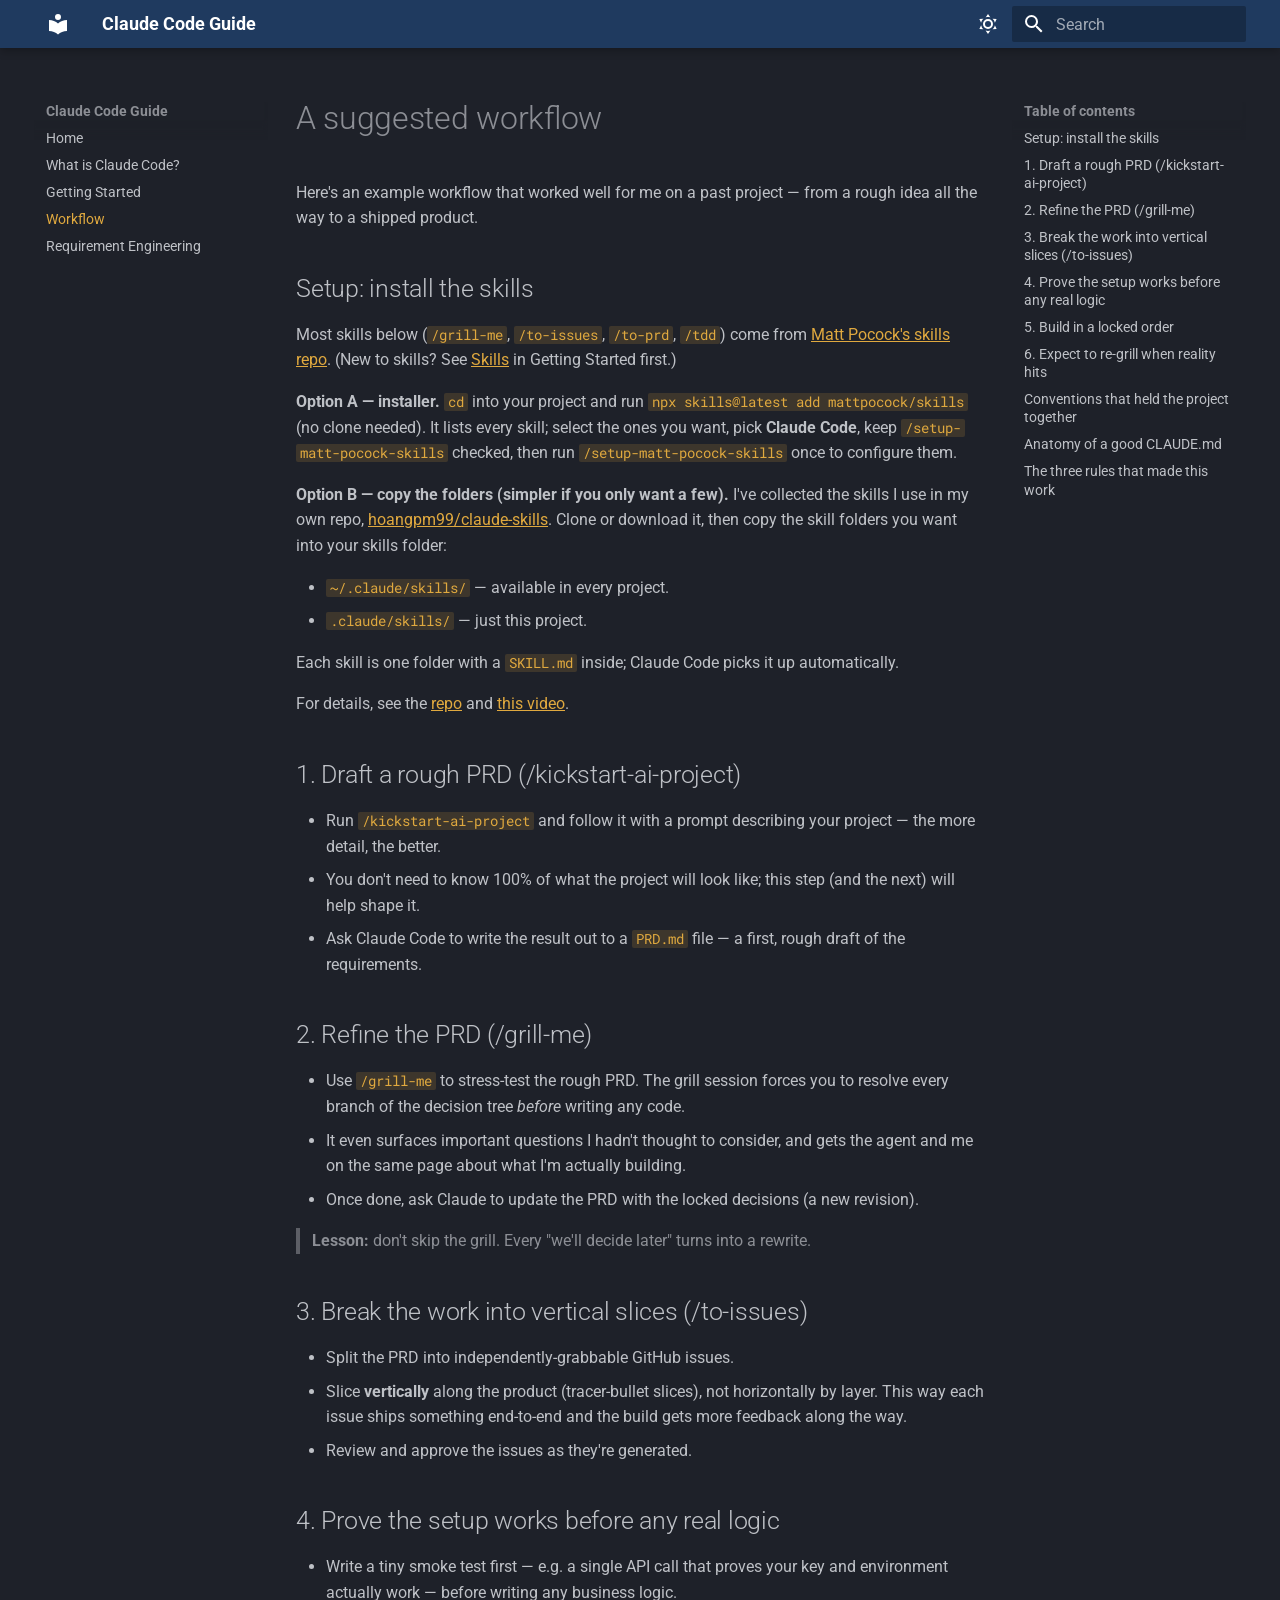
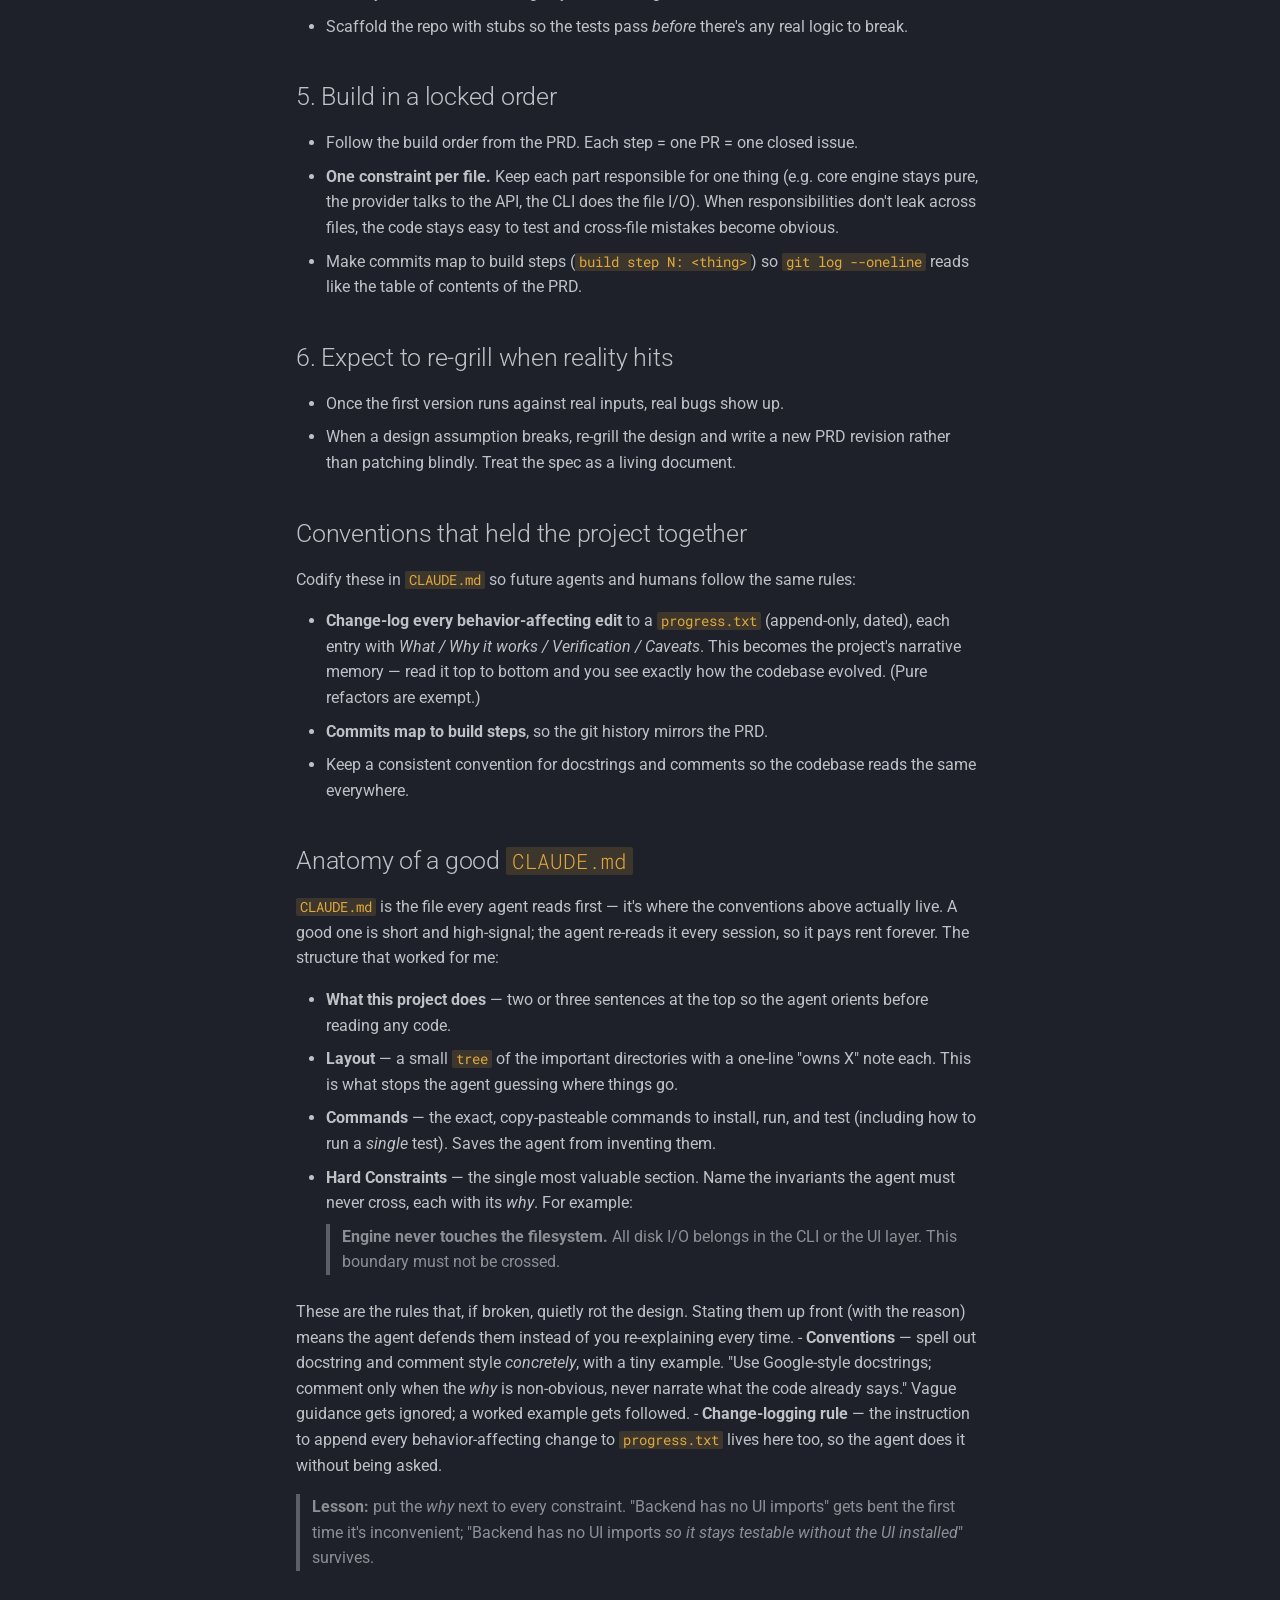
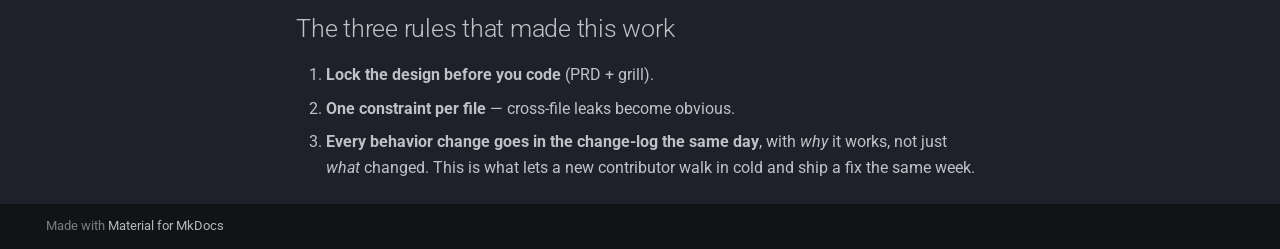
<file: 03-workflow/index.html>
<!doctype html>
<html lang="en" class="no-js">
  <head>
    
      <meta charset="utf-8">
      <meta name="viewport" content="width=device-width,initial-scale=1">
      
      
      
        <link rel="canonical" href="https://hoangpm99.github.io/claude-code-guide/03-workflow/">
      
      
        <link rel="prev" href="../02-getting-started/">
      
      
        <link rel="next" href="../04-requirement-engineering/">
      
      
        
      
      
      <link rel="icon" href="../assets/images/favicon.png">
      <meta name="generator" content="mkdocs-1.6.1, mkdocs-material-9.7.6">
    
    
      
        <title>Workflow - Claude Code Guide</title>
      
    
    
      <link rel="stylesheet" href="../assets/stylesheets/main.484c7ddc.min.css">
      
        
        <link rel="stylesheet" href="../assets/stylesheets/palette.ab4e12ef.min.css">
      
      


    
    
      
    
    
      
        
        
        <link rel="preconnect" href="https://fonts.gstatic.com" crossorigin>
        <link rel="stylesheet" href="https://fonts.googleapis.com/css?family=Roboto:300,300i,400,400i,700,700i%7CRoboto+Mono:400,400i,700,700i&display=fallback">
        <style>:root{--md-text-font:"Roboto";--md-code-font:"Roboto Mono"}</style>
      
    
    
      <link rel="stylesheet" href="../stylesheets/extra.css">
    
    <script>__md_scope=new URL("..",location),__md_hash=e=>[...e].reduce(((e,_)=>(e<<5)-e+_.charCodeAt(0)),0),__md_get=(e,_=localStorage,t=__md_scope)=>JSON.parse(_.getItem(t.pathname+"."+e)),__md_set=(e,_,t=localStorage,a=__md_scope)=>{try{t.setItem(a.pathname+"."+e,JSON.stringify(_))}catch(e){}}</script>
    
      

    
    
  </head>
  
  
    
    
      
    
    
    
    
    <body dir="ltr" data-md-color-scheme="slate" data-md-color-primary="custom" data-md-color-accent="custom">
  
    
    <input class="md-toggle" data-md-toggle="drawer" type="checkbox" id="__drawer" autocomplete="off">
    <input class="md-toggle" data-md-toggle="search" type="checkbox" id="__search" autocomplete="off">
    <label class="md-overlay" for="__drawer"></label>
    <div data-md-component="skip">
      
        
        <a href="#a-suggested-workflow" class="md-skip">
          Skip to content
        </a>
      
    </div>
    <div data-md-component="announce">
      
    </div>
    
    
      

  

<header class="md-header md-header--shadow" data-md-component="header">
  <nav class="md-header__inner md-grid" aria-label="Header">
    <a href=".." title="Claude Code Guide" class="md-header__button md-logo" aria-label="Claude Code Guide" data-md-component="logo">
      
  
  <svg xmlns="http://www.w3.org/2000/svg" viewBox="0 0 24 24"><path d="M12 8a3 3 0 0 0 3-3 3 3 0 0 0-3-3 3 3 0 0 0-3 3 3 3 0 0 0 3 3m0 3.54C9.64 9.35 6.5 8 3 8v11c3.5 0 6.64 1.35 9 3.54 2.36-2.19 5.5-3.54 9-3.54V8c-3.5 0-6.64 1.35-9 3.54"/></svg>

    </a>
    <label class="md-header__button md-icon" for="__drawer">
      
      <svg xmlns="http://www.w3.org/2000/svg" viewBox="0 0 24 24"><path d="M3 6h18v2H3zm0 5h18v2H3zm0 5h18v2H3z"/></svg>
    </label>
    <div class="md-header__title" data-md-component="header-title">
      <div class="md-header__ellipsis">
        <div class="md-header__topic">
          <span class="md-ellipsis">
            Claude Code Guide
          </span>
        </div>
        <div class="md-header__topic" data-md-component="header-topic">
          <span class="md-ellipsis">
            
              Workflow
            
          </span>
        </div>
      </div>
    </div>
    
      
        <form class="md-header__option" data-md-component="palette">
  
    
    
    
    <input class="md-option" data-md-color-media="" data-md-color-scheme="slate" data-md-color-primary="custom" data-md-color-accent="custom"  aria-label="Switch to light mode"  type="radio" name="__palette" id="__palette_0">
    
      <label class="md-header__button md-icon" title="Switch to light mode" for="__palette_1" hidden>
        <svg xmlns="http://www.w3.org/2000/svg" viewBox="0 0 24 24"><path d="M12 7a5 5 0 0 1 5 5 5 5 0 0 1-5 5 5 5 0 0 1-5-5 5 5 0 0 1 5-5m0 2a3 3 0 0 0-3 3 3 3 0 0 0 3 3 3 3 0 0 0 3-3 3 3 0 0 0-3-3m0-7 2.39 3.42C13.65 5.15 12.84 5 12 5s-1.65.15-2.39.42zM3.34 7l4.16-.35A7.2 7.2 0 0 0 5.94 8.5c-.44.74-.69 1.5-.83 2.29zm.02 10 1.76-3.77a7.131 7.131 0 0 0 2.38 4.14zM20.65 7l-1.77 3.79a7.02 7.02 0 0 0-2.38-4.15zm-.01 10-4.14.36c.59-.51 1.12-1.14 1.54-1.86.42-.73.69-1.5.83-2.29zM12 22l-2.41-3.44c.74.27 1.55.44 2.41.44.82 0 1.63-.17 2.37-.44z"/></svg>
      </label>
    
  
    
    
    
    <input class="md-option" data-md-color-media="" data-md-color-scheme="default" data-md-color-primary="custom" data-md-color-accent="custom"  aria-label="Switch to dark mode"  type="radio" name="__palette" id="__palette_1">
    
      <label class="md-header__button md-icon" title="Switch to dark mode" for="__palette_0" hidden>
        <svg xmlns="http://www.w3.org/2000/svg" viewBox="0 0 24 24"><path d="m17.75 4.09-2.53 1.94.91 3.06-2.63-1.81-2.63 1.81.91-3.06-2.53-1.94L12.44 4l1.06-3 1.06 3zm3.5 6.91-1.64 1.25.59 1.98-1.7-1.17-1.7 1.17.59-1.98L15.75 11l2.06-.05L18.5 9l.69 1.95zm-2.28 4.95c.83-.08 1.72 1.1 1.19 1.85-.32.45-.66.87-1.08 1.27C15.17 23 8.84 23 4.94 19.07c-3.91-3.9-3.91-10.24 0-14.14.4-.4.82-.76 1.27-1.08.75-.53 1.93.36 1.85 1.19-.27 2.86.69 5.83 2.89 8.02a9.96 9.96 0 0 0 8.02 2.89m-1.64 2.02a12.08 12.08 0 0 1-7.8-3.47c-2.17-2.19-3.33-5-3.49-7.82-2.81 3.14-2.7 7.96.31 10.98 3.02 3.01 7.84 3.12 10.98.31"/></svg>
      </label>
    
  
</form>
      
    
    
      <script>var palette=__md_get("__palette");if(palette&&palette.color){if("(prefers-color-scheme)"===palette.color.media){var media=matchMedia("(prefers-color-scheme: light)"),input=document.querySelector(media.matches?"[data-md-color-media='(prefers-color-scheme: light)']":"[data-md-color-media='(prefers-color-scheme: dark)']");palette.color.media=input.getAttribute("data-md-color-media"),palette.color.scheme=input.getAttribute("data-md-color-scheme"),palette.color.primary=input.getAttribute("data-md-color-primary"),palette.color.accent=input.getAttribute("data-md-color-accent")}for(var[key,value]of Object.entries(palette.color))document.body.setAttribute("data-md-color-"+key,value)}</script>
    
    
    
      
      
        <label class="md-header__button md-icon" for="__search">
          
          <svg xmlns="http://www.w3.org/2000/svg" viewBox="0 0 24 24"><path d="M9.5 3A6.5 6.5 0 0 1 16 9.5c0 1.61-.59 3.09-1.56 4.23l.27.27h.79l5 5-1.5 1.5-5-5v-.79l-.27-.27A6.52 6.52 0 0 1 9.5 16 6.5 6.5 0 0 1 3 9.5 6.5 6.5 0 0 1 9.5 3m0 2C7 5 5 7 5 9.5S7 14 9.5 14 14 12 14 9.5 12 5 9.5 5"/></svg>
        </label>
        <div class="md-search" data-md-component="search" role="dialog">
  <label class="md-search__overlay" for="__search"></label>
  <div class="md-search__inner" role="search">
    <form class="md-search__form" name="search">
      <input type="text" class="md-search__input" name="query" aria-label="Search" placeholder="Search" autocapitalize="off" autocorrect="off" autocomplete="off" spellcheck="false" data-md-component="search-query" required>
      <label class="md-search__icon md-icon" for="__search">
        
        <svg xmlns="http://www.w3.org/2000/svg" viewBox="0 0 24 24"><path d="M9.5 3A6.5 6.5 0 0 1 16 9.5c0 1.61-.59 3.09-1.56 4.23l.27.27h.79l5 5-1.5 1.5-5-5v-.79l-.27-.27A6.52 6.52 0 0 1 9.5 16 6.5 6.5 0 0 1 3 9.5 6.5 6.5 0 0 1 9.5 3m0 2C7 5 5 7 5 9.5S7 14 9.5 14 14 12 14 9.5 12 5 9.5 5"/></svg>
        
        <svg xmlns="http://www.w3.org/2000/svg" viewBox="0 0 24 24"><path d="M20 11v2H8l5.5 5.5-1.42 1.42L4.16 12l7.92-7.92L13.5 5.5 8 11z"/></svg>
      </label>
      <nav class="md-search__options" aria-label="Search">
        
        <button type="reset" class="md-search__icon md-icon" title="Clear" aria-label="Clear" tabindex="-1">
          
          <svg xmlns="http://www.w3.org/2000/svg" viewBox="0 0 24 24"><path d="M19 6.41 17.59 5 12 10.59 6.41 5 5 6.41 10.59 12 5 17.59 6.41 19 12 13.41 17.59 19 19 17.59 13.41 12z"/></svg>
        </button>
      </nav>
      
    </form>
    <div class="md-search__output">
      <div class="md-search__scrollwrap" tabindex="0" data-md-scrollfix>
        <div class="md-search-result" data-md-component="search-result">
          <div class="md-search-result__meta">
            Initializing search
          </div>
          <ol class="md-search-result__list" role="presentation"></ol>
        </div>
      </div>
    </div>
  </div>
</div>
      
    
    
  </nav>
  
</header>
    
    <div class="md-container" data-md-component="container">
      
      
        
          
        
      
      <main class="md-main" data-md-component="main">
        <div class="md-main__inner md-grid">
          
            
              
              <div class="md-sidebar md-sidebar--primary" data-md-component="sidebar" data-md-type="navigation" >
                <div class="md-sidebar__scrollwrap">
                  <div class="md-sidebar__inner">
                    



<nav class="md-nav md-nav--primary" aria-label="Navigation" data-md-level="0">
  <label class="md-nav__title" for="__drawer">
    <a href=".." title="Claude Code Guide" class="md-nav__button md-logo" aria-label="Claude Code Guide" data-md-component="logo">
      
  
  <svg xmlns="http://www.w3.org/2000/svg" viewBox="0 0 24 24"><path d="M12 8a3 3 0 0 0 3-3 3 3 0 0 0-3-3 3 3 0 0 0-3 3 3 3 0 0 0 3 3m0 3.54C9.64 9.35 6.5 8 3 8v11c3.5 0 6.64 1.35 9 3.54 2.36-2.19 5.5-3.54 9-3.54V8c-3.5 0-6.64 1.35-9 3.54"/></svg>

    </a>
    Claude Code Guide
  </label>
  
  <ul class="md-nav__list" data-md-scrollfix>
    
      
      
  
  
  
  
    <li class="md-nav__item">
      <a href=".." class="md-nav__link">
        
  
  
  <span class="md-ellipsis">
    
  
    Home
  

    
  </span>
  
  

      </a>
    </li>
  

    
      
      
  
  
  
  
    <li class="md-nav__item">
      <a href="../01-what-is-claude-code/" class="md-nav__link">
        
  
  
  <span class="md-ellipsis">
    
  
    What is Claude Code?
  

    
  </span>
  
  

      </a>
    </li>
  

    
      
      
  
  
  
  
    <li class="md-nav__item">
      <a href="../02-getting-started/" class="md-nav__link">
        
  
  
  <span class="md-ellipsis">
    
  
    Getting Started
  

    
  </span>
  
  

      </a>
    </li>
  

    
      
      
  
  
    
  
  
  
    <li class="md-nav__item md-nav__item--active">
      
      <input class="md-nav__toggle md-toggle" type="checkbox" id="__toc">
      
      
        
      
      
        <label class="md-nav__link md-nav__link--active" for="__toc">
          
  
  
  <span class="md-ellipsis">
    
  
    Workflow
  

    
  </span>
  
  

          <span class="md-nav__icon md-icon"></span>
        </label>
      
      <a href="./" class="md-nav__link md-nav__link--active">
        
  
  
  <span class="md-ellipsis">
    
  
    Workflow
  

    
  </span>
  
  

      </a>
      
        

<nav class="md-nav md-nav--secondary" aria-label="Table of contents">
  
  
  
    
  
  
    <label class="md-nav__title" for="__toc">
      <span class="md-nav__icon md-icon"></span>
      Table of contents
    </label>
    <ul class="md-nav__list" data-md-component="toc" data-md-scrollfix>
      
        <li class="md-nav__item">
  <a href="#setup-install-the-skills" class="md-nav__link">
    <span class="md-ellipsis">
      
        Setup: install the skills
      
    </span>
  </a>
  
</li>
      
        <li class="md-nav__item">
  <a href="#1-draft-a-rough-prd-kickstart-ai-project" class="md-nav__link">
    <span class="md-ellipsis">
      
        1. Draft a rough PRD (/kickstart-ai-project)
      
    </span>
  </a>
  
</li>
      
        <li class="md-nav__item">
  <a href="#2-refine-the-prd-grill-me" class="md-nav__link">
    <span class="md-ellipsis">
      
        2. Refine the PRD (/grill-me)
      
    </span>
  </a>
  
</li>
      
        <li class="md-nav__item">
  <a href="#3-break-the-work-into-vertical-slices-to-issues" class="md-nav__link">
    <span class="md-ellipsis">
      
        3. Break the work into vertical slices (/to-issues)
      
    </span>
  </a>
  
</li>
      
        <li class="md-nav__item">
  <a href="#4-prove-the-setup-works-before-any-real-logic" class="md-nav__link">
    <span class="md-ellipsis">
      
        4. Prove the setup works before any real logic
      
    </span>
  </a>
  
</li>
      
        <li class="md-nav__item">
  <a href="#5-build-in-a-locked-order" class="md-nav__link">
    <span class="md-ellipsis">
      
        5. Build in a locked order
      
    </span>
  </a>
  
</li>
      
        <li class="md-nav__item">
  <a href="#6-expect-to-re-grill-when-reality-hits" class="md-nav__link">
    <span class="md-ellipsis">
      
        6. Expect to re-grill when reality hits
      
    </span>
  </a>
  
</li>
      
        <li class="md-nav__item">
  <a href="#conventions-that-held-the-project-together" class="md-nav__link">
    <span class="md-ellipsis">
      
        Conventions that held the project together
      
    </span>
  </a>
  
</li>
      
        <li class="md-nav__item">
  <a href="#anatomy-of-a-good-claudemd" class="md-nav__link">
    <span class="md-ellipsis">
      
        Anatomy of a good CLAUDE.md
      
    </span>
  </a>
  
</li>
      
        <li class="md-nav__item">
  <a href="#the-three-rules-that-made-this-work" class="md-nav__link">
    <span class="md-ellipsis">
      
        The three rules that made this work
      
    </span>
  </a>
  
</li>
      
    </ul>
  
</nav>
      
    </li>
  

    
      
      
  
  
  
  
    <li class="md-nav__item">
      <a href="../04-requirement-engineering/" class="md-nav__link">
        
  
  
  <span class="md-ellipsis">
    
  
    Requirement Engineering
  

    
  </span>
  
  

      </a>
    </li>
  

    
  </ul>
</nav>
                  </div>
                </div>
              </div>
            
            
              
              <div class="md-sidebar md-sidebar--secondary" data-md-component="sidebar" data-md-type="toc" >
                <div class="md-sidebar__scrollwrap">
                  <div class="md-sidebar__inner">
                    

<nav class="md-nav md-nav--secondary" aria-label="Table of contents">
  
  
  
    
  
  
    <label class="md-nav__title" for="__toc">
      <span class="md-nav__icon md-icon"></span>
      Table of contents
    </label>
    <ul class="md-nav__list" data-md-component="toc" data-md-scrollfix>
      
        <li class="md-nav__item">
  <a href="#setup-install-the-skills" class="md-nav__link">
    <span class="md-ellipsis">
      
        Setup: install the skills
      
    </span>
  </a>
  
</li>
      
        <li class="md-nav__item">
  <a href="#1-draft-a-rough-prd-kickstart-ai-project" class="md-nav__link">
    <span class="md-ellipsis">
      
        1. Draft a rough PRD (/kickstart-ai-project)
      
    </span>
  </a>
  
</li>
      
        <li class="md-nav__item">
  <a href="#2-refine-the-prd-grill-me" class="md-nav__link">
    <span class="md-ellipsis">
      
        2. Refine the PRD (/grill-me)
      
    </span>
  </a>
  
</li>
      
        <li class="md-nav__item">
  <a href="#3-break-the-work-into-vertical-slices-to-issues" class="md-nav__link">
    <span class="md-ellipsis">
      
        3. Break the work into vertical slices (/to-issues)
      
    </span>
  </a>
  
</li>
      
        <li class="md-nav__item">
  <a href="#4-prove-the-setup-works-before-any-real-logic" class="md-nav__link">
    <span class="md-ellipsis">
      
        4. Prove the setup works before any real logic
      
    </span>
  </a>
  
</li>
      
        <li class="md-nav__item">
  <a href="#5-build-in-a-locked-order" class="md-nav__link">
    <span class="md-ellipsis">
      
        5. Build in a locked order
      
    </span>
  </a>
  
</li>
      
        <li class="md-nav__item">
  <a href="#6-expect-to-re-grill-when-reality-hits" class="md-nav__link">
    <span class="md-ellipsis">
      
        6. Expect to re-grill when reality hits
      
    </span>
  </a>
  
</li>
      
        <li class="md-nav__item">
  <a href="#conventions-that-held-the-project-together" class="md-nav__link">
    <span class="md-ellipsis">
      
        Conventions that held the project together
      
    </span>
  </a>
  
</li>
      
        <li class="md-nav__item">
  <a href="#anatomy-of-a-good-claudemd" class="md-nav__link">
    <span class="md-ellipsis">
      
        Anatomy of a good CLAUDE.md
      
    </span>
  </a>
  
</li>
      
        <li class="md-nav__item">
  <a href="#the-three-rules-that-made-this-work" class="md-nav__link">
    <span class="md-ellipsis">
      
        The three rules that made this work
      
    </span>
  </a>
  
</li>
      
    </ul>
  
</nav>
                  </div>
                </div>
              </div>
            
          
          
            <div class="md-content" data-md-component="content">
              
              <article class="md-content__inner md-typeset">
                
                  



<h1 id="a-suggested-workflow">A suggested workflow</h1>
<p>Here's an example workflow that worked well for me on a past project — from a rough idea all the way to a shipped product.</p>
<h2 id="setup-install-the-skills">Setup: install the skills</h2>
<p>Most skills below (<code>/grill-me</code>, <code>/to-issues</code>, <code>/to-prd</code>, <code>/tdd</code>) come from <a href="https://github.com/mattpocock/skills">Matt Pocock's skills repo</a>. (New to skills? See <a href="../02-getting-started/#skills">Skills</a> in Getting Started first.)</p>
<p><strong>Option A — installer.</strong> <code>cd</code> into your project and run <code>npx skills@latest add mattpocock/skills</code> (no clone needed). It lists every skill; select the ones you want, pick <strong>Claude Code</strong>, keep <code>/setup-matt-pocock-skills</code> checked, then run <code>/setup-matt-pocock-skills</code> once to configure them.</p>
<p><strong>Option B — copy the folders (simpler if you only want a few).</strong> I've collected the skills I use in my own repo, <a href="https://github.com/hoangpm99/claude-skills">hoangpm99/claude-skills</a>. Clone or download it, then copy the skill folders you want into your skills folder:</p>
<ul>
<li><code>~/.claude/skills/</code> — available in every project.</li>
<li><code>.claude/skills/</code> — just this project.</li>
</ul>
<p>Each skill is one folder with a <code>SKILL.md</code> inside; Claude Code picks it up automatically.</p>
<p>For details, see the <a href="https://github.com/mattpocock/skills">repo</a> and <a href="https://www.youtube.com/watch?v=-QFHIoCo-Ko&amp;t=3627s">this video</a>.</p>
<h2 id="1-draft-a-rough-prd-kickstart-ai-project">1. Draft a rough PRD (/kickstart-ai-project)</h2>
<ul>
<li>Run <code>/kickstart-ai-project</code> and follow it with a prompt describing your project — the more detail, the better.</li>
<li>You don't need to know 100% of what the project will look like; this step (and the next) will help shape it.</li>
<li>Ask Claude Code to write the result out to a <code>PRD.md</code> file — a first, rough draft of the requirements.</li>
</ul>
<h2 id="2-refine-the-prd-grill-me">2. Refine the PRD (/grill-me)</h2>
<ul>
<li>Use <code>/grill-me</code> to stress-test the rough PRD. The grill session forces you to resolve every branch of the decision tree <em>before</em> writing any code.</li>
<li>It even surfaces important questions I hadn't thought to consider, and gets the agent and me on the same page about what I'm actually building.</li>
<li>Once done, ask Claude to update the PRD with the locked decisions (a new revision).</li>
</ul>
<blockquote>
<p><strong>Lesson:</strong> don't skip the grill. Every "we'll decide later" turns into a rewrite.</p>
</blockquote>
<h2 id="3-break-the-work-into-vertical-slices-to-issues">3. Break the work into vertical slices (/to-issues)</h2>
<ul>
<li>Split the PRD into independently-grabbable GitHub issues.</li>
<li>Slice <strong>vertically</strong> along the product (tracer-bullet slices), not horizontally by layer. This way each issue ships something end-to-end and the build gets more feedback along the way.</li>
<li>Review and approve the issues as they're generated.</li>
</ul>
<h2 id="4-prove-the-setup-works-before-any-real-logic">4. Prove the setup works before any real logic</h2>
<ul>
<li>Write a tiny smoke test first — e.g. a single API call that proves your key and environment actually work — before writing any business logic.</li>
<li>Scaffold the repo with stubs so the tests pass <em>before</em> there's any real logic to break.</li>
</ul>
<h2 id="5-build-in-a-locked-order">5. Build in a locked order</h2>
<ul>
<li>Follow the build order from the PRD. Each step = one PR = one closed issue.</li>
<li><strong>One constraint per file.</strong> Keep each part responsible for one thing (e.g. core engine stays pure, the provider talks to the API, the CLI does the file I/O). When responsibilities don't leak across files, the code stays easy to test and cross-file mistakes become obvious.</li>
<li>Make commits map to build steps (<code>build step N: &lt;thing&gt;</code>) so <code>git log --oneline</code> reads like the table of contents of the PRD.</li>
</ul>
<h2 id="6-expect-to-re-grill-when-reality-hits">6. Expect to re-grill when reality hits</h2>
<ul>
<li>Once the first version runs against real inputs, real bugs show up.</li>
<li>When a design assumption breaks, re-grill the design and write a new PRD revision rather than patching blindly. Treat the spec as a living document.</li>
</ul>
<h2 id="conventions-that-held-the-project-together">Conventions that held the project together</h2>
<p>Codify these in <code>CLAUDE.md</code> so future agents and humans follow the same rules:</p>
<ul>
<li><strong>Change-log every behavior-affecting edit</strong> to a <code>progress.txt</code> (append-only, dated), each entry with <em>What / Why it works / Verification / Caveats</em>. This becomes the project's narrative memory — read it top to bottom and you see exactly how the codebase evolved. (Pure refactors are exempt.)</li>
<li><strong>Commits map to build steps</strong>, so the git history mirrors the PRD.</li>
<li>Keep a consistent convention for docstrings and comments so the codebase reads the same everywhere.</li>
</ul>
<h2 id="anatomy-of-a-good-claudemd">Anatomy of a good <code>CLAUDE.md</code></h2>
<p><code>CLAUDE.md</code> is the file every agent reads first — it's where the conventions above actually live. A good one is short and high-signal; the agent re-reads it every session, so it pays rent forever. The structure that worked for me:</p>
<ul>
<li><strong>What this project does</strong> — two or three sentences at the top so the agent orients before reading any code.</li>
<li><strong>Layout</strong> — a small <code>tree</code> of the important directories with a one-line "owns X" note each. This is what stops the agent guessing where things go.</li>
<li><strong>Commands</strong> — the exact, copy-pasteable commands to install, run, and test (including how to run a <em>single</em> test). Saves the agent from inventing them.</li>
<li><strong>Hard Constraints</strong> — the single most valuable section. Name the invariants the agent must never cross, each with its <em>why</em>. For example:<blockquote>
<p><strong>Engine never touches the filesystem.</strong> All disk I/O belongs in the CLI or the UI layer. This boundary must not be crossed.</p>
</blockquote>
</li>
</ul>
<p>These are the rules that, if broken, quietly rot the design. Stating them up front (with the reason) means the agent defends them instead of you re-explaining every time.
- <strong>Conventions</strong> — spell out docstring and comment style <em>concretely</em>, with a tiny example. "Use Google-style docstrings; comment only when the <em>why</em> is non-obvious, never narrate what the code already says." Vague guidance gets ignored; a worked example gets followed.
- <strong>Change-logging rule</strong> — the instruction to append every behavior-affecting change to <code>progress.txt</code> lives here too, so the agent does it without being asked.</p>
<blockquote>
<p><strong>Lesson:</strong> put the <em>why</em> next to every constraint. "Backend has no UI imports" gets bent the first time it's inconvenient; "Backend has no UI imports <em>so it stays testable without the UI installed</em>" survives.</p>
</blockquote>
<h2 id="the-three-rules-that-made-this-work">The three rules that made this work</h2>
<ol>
<li><strong>Lock the design before you code</strong> (PRD + grill).</li>
<li><strong>One constraint per file</strong> — cross-file leaks become obvious.</li>
<li><strong>Every behavior change goes in the change-log the same day</strong>, with <em>why</em> it works, not just <em>what</em> changed. This is what lets a new contributor walk in cold and ship a fix the same week.</li>
</ol>












                
              </article>
            </div>
          
          
<script>var target=document.getElementById(location.hash.slice(1));target&&target.name&&(target.checked=target.name.startsWith("__tabbed_"))</script>
        </div>
        
      </main>
      
        <footer class="md-footer">
  
  <div class="md-footer-meta md-typeset">
    <div class="md-footer-meta__inner md-grid">
      <div class="md-copyright">
  
  
    Made with
    <a href="https://squidfunk.github.io/mkdocs-material/" target="_blank" rel="noopener">
      Material for MkDocs
    </a>
  
</div>
      
    </div>
  </div>
</footer>
      
    </div>
    <div class="md-dialog" data-md-component="dialog">
      <div class="md-dialog__inner md-typeset"></div>
    </div>
    
    
    
      
      
      <script id="__config" type="application/json">{"annotate": null, "base": "..", "features": [], "search": "../assets/javascripts/workers/search.2c215733.min.js", "tags": null, "translations": {"clipboard.copied": "Copied to clipboard", "clipboard.copy": "Copy to clipboard", "search.result.more.one": "1 more on this page", "search.result.more.other": "# more on this page", "search.result.none": "No matching documents", "search.result.one": "1 matching document", "search.result.other": "# matching documents", "search.result.placeholder": "Type to start searching", "search.result.term.missing": "Missing", "select.version": "Select version"}, "version": null}</script>
    
    
      <script src="../assets/javascripts/bundle.79ae519e.min.js"></script>
      
    
  </body>
</html>
</file>
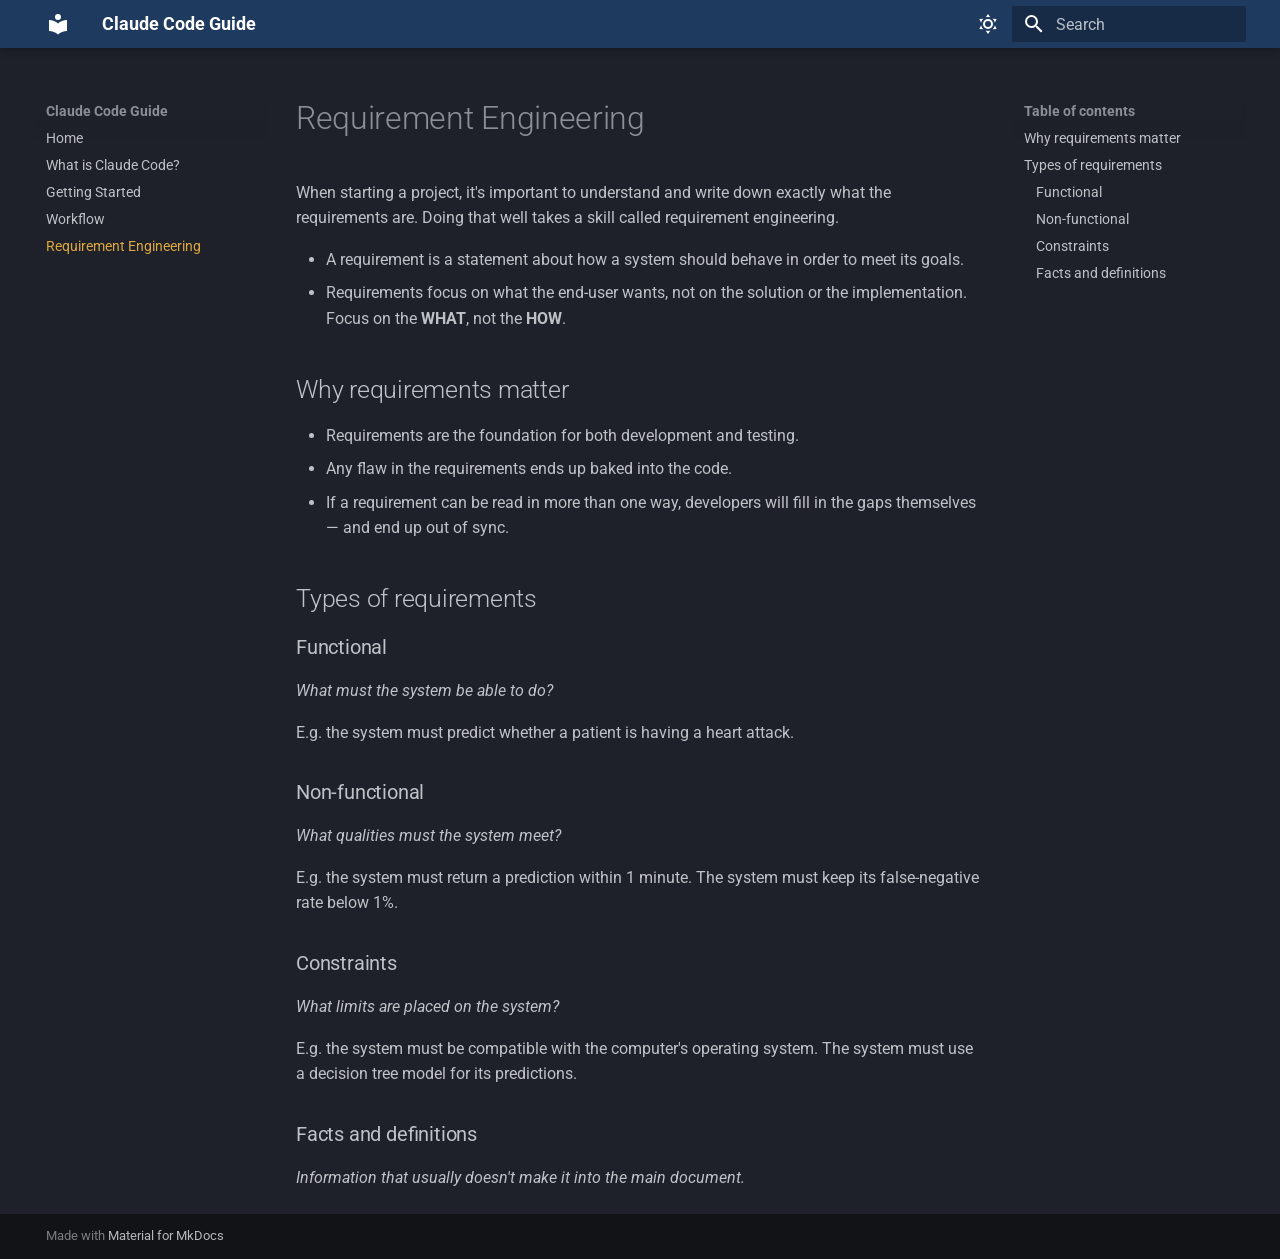
<file: 04-requirement-engineering/index.html>
<!doctype html>
<html lang="en" class="no-js">
  <head>
    
      <meta charset="utf-8">
      <meta name="viewport" content="width=device-width,initial-scale=1">
      
      
      
        <link rel="canonical" href="https://hoangpm99.github.io/claude-code-guide/04-requirement-engineering/">
      
      
        <link rel="prev" href="../03-workflow/">
      
      
      
        
      
      
      <link rel="icon" href="../assets/images/favicon.png">
      <meta name="generator" content="mkdocs-1.6.1, mkdocs-material-9.7.6">
    
    
      
        <title>Requirement Engineering - Claude Code Guide</title>
      
    
    
      <link rel="stylesheet" href="../assets/stylesheets/main.484c7ddc.min.css">
      
        
        <link rel="stylesheet" href="../assets/stylesheets/palette.ab4e12ef.min.css">
      
      


    
    
      
    
    
      
        
        
        <link rel="preconnect" href="https://fonts.gstatic.com" crossorigin>
        <link rel="stylesheet" href="https://fonts.googleapis.com/css?family=Roboto:300,300i,400,400i,700,700i%7CRoboto+Mono:400,400i,700,700i&display=fallback">
        <style>:root{--md-text-font:"Roboto";--md-code-font:"Roboto Mono"}</style>
      
    
    
      <link rel="stylesheet" href="../stylesheets/extra.css">
    
    <script>__md_scope=new URL("..",location),__md_hash=e=>[...e].reduce(((e,_)=>(e<<5)-e+_.charCodeAt(0)),0),__md_get=(e,_=localStorage,t=__md_scope)=>JSON.parse(_.getItem(t.pathname+"."+e)),__md_set=(e,_,t=localStorage,a=__md_scope)=>{try{t.setItem(a.pathname+"."+e,JSON.stringify(_))}catch(e){}}</script>
    
      

    
    
  </head>
  
  
    
    
      
    
    
    
    
    <body dir="ltr" data-md-color-scheme="slate" data-md-color-primary="custom" data-md-color-accent="custom">
  
    
    <input class="md-toggle" data-md-toggle="drawer" type="checkbox" id="__drawer" autocomplete="off">
    <input class="md-toggle" data-md-toggle="search" type="checkbox" id="__search" autocomplete="off">
    <label class="md-overlay" for="__drawer"></label>
    <div data-md-component="skip">
      
        
        <a href="#requirement-engineering" class="md-skip">
          Skip to content
        </a>
      
    </div>
    <div data-md-component="announce">
      
    </div>
    
    
      

  

<header class="md-header md-header--shadow" data-md-component="header">
  <nav class="md-header__inner md-grid" aria-label="Header">
    <a href=".." title="Claude Code Guide" class="md-header__button md-logo" aria-label="Claude Code Guide" data-md-component="logo">
      
  
  <svg xmlns="http://www.w3.org/2000/svg" viewBox="0 0 24 24"><path d="M12 8a3 3 0 0 0 3-3 3 3 0 0 0-3-3 3 3 0 0 0-3 3 3 3 0 0 0 3 3m0 3.54C9.64 9.35 6.5 8 3 8v11c3.5 0 6.64 1.35 9 3.54 2.36-2.19 5.5-3.54 9-3.54V8c-3.5 0-6.64 1.35-9 3.54"/></svg>

    </a>
    <label class="md-header__button md-icon" for="__drawer">
      
      <svg xmlns="http://www.w3.org/2000/svg" viewBox="0 0 24 24"><path d="M3 6h18v2H3zm0 5h18v2H3zm0 5h18v2H3z"/></svg>
    </label>
    <div class="md-header__title" data-md-component="header-title">
      <div class="md-header__ellipsis">
        <div class="md-header__topic">
          <span class="md-ellipsis">
            Claude Code Guide
          </span>
        </div>
        <div class="md-header__topic" data-md-component="header-topic">
          <span class="md-ellipsis">
            
              Requirement Engineering
            
          </span>
        </div>
      </div>
    </div>
    
      
        <form class="md-header__option" data-md-component="palette">
  
    
    
    
    <input class="md-option" data-md-color-media="" data-md-color-scheme="slate" data-md-color-primary="custom" data-md-color-accent="custom"  aria-label="Switch to light mode"  type="radio" name="__palette" id="__palette_0">
    
      <label class="md-header__button md-icon" title="Switch to light mode" for="__palette_1" hidden>
        <svg xmlns="http://www.w3.org/2000/svg" viewBox="0 0 24 24"><path d="M12 7a5 5 0 0 1 5 5 5 5 0 0 1-5 5 5 5 0 0 1-5-5 5 5 0 0 1 5-5m0 2a3 3 0 0 0-3 3 3 3 0 0 0 3 3 3 3 0 0 0 3-3 3 3 0 0 0-3-3m0-7 2.39 3.42C13.65 5.15 12.84 5 12 5s-1.65.15-2.39.42zM3.34 7l4.16-.35A7.2 7.2 0 0 0 5.94 8.5c-.44.74-.69 1.5-.83 2.29zm.02 10 1.76-3.77a7.131 7.131 0 0 0 2.38 4.14zM20.65 7l-1.77 3.79a7.02 7.02 0 0 0-2.38-4.15zm-.01 10-4.14.36c.59-.51 1.12-1.14 1.54-1.86.42-.73.69-1.5.83-2.29zM12 22l-2.41-3.44c.74.27 1.55.44 2.41.44.82 0 1.63-.17 2.37-.44z"/></svg>
      </label>
    
  
    
    
    
    <input class="md-option" data-md-color-media="" data-md-color-scheme="default" data-md-color-primary="custom" data-md-color-accent="custom"  aria-label="Switch to dark mode"  type="radio" name="__palette" id="__palette_1">
    
      <label class="md-header__button md-icon" title="Switch to dark mode" for="__palette_0" hidden>
        <svg xmlns="http://www.w3.org/2000/svg" viewBox="0 0 24 24"><path d="m17.75 4.09-2.53 1.94.91 3.06-2.63-1.81-2.63 1.81.91-3.06-2.53-1.94L12.44 4l1.06-3 1.06 3zm3.5 6.91-1.64 1.25.59 1.98-1.7-1.17-1.7 1.17.59-1.98L15.75 11l2.06-.05L18.5 9l.69 1.95zm-2.28 4.95c.83-.08 1.72 1.1 1.19 1.85-.32.45-.66.87-1.08 1.27C15.17 23 8.84 23 4.94 19.07c-3.91-3.9-3.91-10.24 0-14.14.4-.4.82-.76 1.27-1.08.75-.53 1.93.36 1.85 1.19-.27 2.86.69 5.83 2.89 8.02a9.96 9.96 0 0 0 8.02 2.89m-1.64 2.02a12.08 12.08 0 0 1-7.8-3.47c-2.17-2.19-3.33-5-3.49-7.82-2.81 3.14-2.7 7.96.31 10.98 3.02 3.01 7.84 3.12 10.98.31"/></svg>
      </label>
    
  
</form>
      
    
    
      <script>var palette=__md_get("__palette");if(palette&&palette.color){if("(prefers-color-scheme)"===palette.color.media){var media=matchMedia("(prefers-color-scheme: light)"),input=document.querySelector(media.matches?"[data-md-color-media='(prefers-color-scheme: light)']":"[data-md-color-media='(prefers-color-scheme: dark)']");palette.color.media=input.getAttribute("data-md-color-media"),palette.color.scheme=input.getAttribute("data-md-color-scheme"),palette.color.primary=input.getAttribute("data-md-color-primary"),palette.color.accent=input.getAttribute("data-md-color-accent")}for(var[key,value]of Object.entries(palette.color))document.body.setAttribute("data-md-color-"+key,value)}</script>
    
    
    
      
      
        <label class="md-header__button md-icon" for="__search">
          
          <svg xmlns="http://www.w3.org/2000/svg" viewBox="0 0 24 24"><path d="M9.5 3A6.5 6.5 0 0 1 16 9.5c0 1.61-.59 3.09-1.56 4.23l.27.27h.79l5 5-1.5 1.5-5-5v-.79l-.27-.27A6.52 6.52 0 0 1 9.5 16 6.5 6.5 0 0 1 3 9.5 6.5 6.5 0 0 1 9.5 3m0 2C7 5 5 7 5 9.5S7 14 9.5 14 14 12 14 9.5 12 5 9.5 5"/></svg>
        </label>
        <div class="md-search" data-md-component="search" role="dialog">
  <label class="md-search__overlay" for="__search"></label>
  <div class="md-search__inner" role="search">
    <form class="md-search__form" name="search">
      <input type="text" class="md-search__input" name="query" aria-label="Search" placeholder="Search" autocapitalize="off" autocorrect="off" autocomplete="off" spellcheck="false" data-md-component="search-query" required>
      <label class="md-search__icon md-icon" for="__search">
        
        <svg xmlns="http://www.w3.org/2000/svg" viewBox="0 0 24 24"><path d="M9.5 3A6.5 6.5 0 0 1 16 9.5c0 1.61-.59 3.09-1.56 4.23l.27.27h.79l5 5-1.5 1.5-5-5v-.79l-.27-.27A6.52 6.52 0 0 1 9.5 16 6.5 6.5 0 0 1 3 9.5 6.5 6.5 0 0 1 9.5 3m0 2C7 5 5 7 5 9.5S7 14 9.5 14 14 12 14 9.5 12 5 9.5 5"/></svg>
        
        <svg xmlns="http://www.w3.org/2000/svg" viewBox="0 0 24 24"><path d="M20 11v2H8l5.5 5.5-1.42 1.42L4.16 12l7.92-7.92L13.5 5.5 8 11z"/></svg>
      </label>
      <nav class="md-search__options" aria-label="Search">
        
        <button type="reset" class="md-search__icon md-icon" title="Clear" aria-label="Clear" tabindex="-1">
          
          <svg xmlns="http://www.w3.org/2000/svg" viewBox="0 0 24 24"><path d="M19 6.41 17.59 5 12 10.59 6.41 5 5 6.41 10.59 12 5 17.59 6.41 19 12 13.41 17.59 19 19 17.59 13.41 12z"/></svg>
        </button>
      </nav>
      
    </form>
    <div class="md-search__output">
      <div class="md-search__scrollwrap" tabindex="0" data-md-scrollfix>
        <div class="md-search-result" data-md-component="search-result">
          <div class="md-search-result__meta">
            Initializing search
          </div>
          <ol class="md-search-result__list" role="presentation"></ol>
        </div>
      </div>
    </div>
  </div>
</div>
      
    
    
  </nav>
  
</header>
    
    <div class="md-container" data-md-component="container">
      
      
        
          
        
      
      <main class="md-main" data-md-component="main">
        <div class="md-main__inner md-grid">
          
            
              
              <div class="md-sidebar md-sidebar--primary" data-md-component="sidebar" data-md-type="navigation" >
                <div class="md-sidebar__scrollwrap">
                  <div class="md-sidebar__inner">
                    



<nav class="md-nav md-nav--primary" aria-label="Navigation" data-md-level="0">
  <label class="md-nav__title" for="__drawer">
    <a href=".." title="Claude Code Guide" class="md-nav__button md-logo" aria-label="Claude Code Guide" data-md-component="logo">
      
  
  <svg xmlns="http://www.w3.org/2000/svg" viewBox="0 0 24 24"><path d="M12 8a3 3 0 0 0 3-3 3 3 0 0 0-3-3 3 3 0 0 0-3 3 3 3 0 0 0 3 3m0 3.54C9.64 9.35 6.5 8 3 8v11c3.5 0 6.64 1.35 9 3.54 2.36-2.19 5.5-3.54 9-3.54V8c-3.5 0-6.64 1.35-9 3.54"/></svg>

    </a>
    Claude Code Guide
  </label>
  
  <ul class="md-nav__list" data-md-scrollfix>
    
      
      
  
  
  
  
    <li class="md-nav__item">
      <a href=".." class="md-nav__link">
        
  
  
  <span class="md-ellipsis">
    
  
    Home
  

    
  </span>
  
  

      </a>
    </li>
  

    
      
      
  
  
  
  
    <li class="md-nav__item">
      <a href="../01-what-is-claude-code/" class="md-nav__link">
        
  
  
  <span class="md-ellipsis">
    
  
    What is Claude Code?
  

    
  </span>
  
  

      </a>
    </li>
  

    
      
      
  
  
  
  
    <li class="md-nav__item">
      <a href="../02-getting-started/" class="md-nav__link">
        
  
  
  <span class="md-ellipsis">
    
  
    Getting Started
  

    
  </span>
  
  

      </a>
    </li>
  

    
      
      
  
  
  
  
    <li class="md-nav__item">
      <a href="../03-workflow/" class="md-nav__link">
        
  
  
  <span class="md-ellipsis">
    
  
    Workflow
  

    
  </span>
  
  

      </a>
    </li>
  

    
      
      
  
  
    
  
  
  
    <li class="md-nav__item md-nav__item--active">
      
      <input class="md-nav__toggle md-toggle" type="checkbox" id="__toc">
      
      
        
      
      
        <label class="md-nav__link md-nav__link--active" for="__toc">
          
  
  
  <span class="md-ellipsis">
    
  
    Requirement Engineering
  

    
  </span>
  
  

          <span class="md-nav__icon md-icon"></span>
        </label>
      
      <a href="./" class="md-nav__link md-nav__link--active">
        
  
  
  <span class="md-ellipsis">
    
  
    Requirement Engineering
  

    
  </span>
  
  

      </a>
      
        

<nav class="md-nav md-nav--secondary" aria-label="Table of contents">
  
  
  
    
  
  
    <label class="md-nav__title" for="__toc">
      <span class="md-nav__icon md-icon"></span>
      Table of contents
    </label>
    <ul class="md-nav__list" data-md-component="toc" data-md-scrollfix>
      
        <li class="md-nav__item">
  <a href="#why-requirements-matter" class="md-nav__link">
    <span class="md-ellipsis">
      
        Why requirements matter
      
    </span>
  </a>
  
</li>
      
        <li class="md-nav__item">
  <a href="#types-of-requirements" class="md-nav__link">
    <span class="md-ellipsis">
      
        Types of requirements
      
    </span>
  </a>
  
    <nav class="md-nav" aria-label="Types of requirements">
      <ul class="md-nav__list">
        
          <li class="md-nav__item">
  <a href="#functional" class="md-nav__link">
    <span class="md-ellipsis">
      
        Functional
      
    </span>
  </a>
  
</li>
        
          <li class="md-nav__item">
  <a href="#non-functional" class="md-nav__link">
    <span class="md-ellipsis">
      
        Non-functional
      
    </span>
  </a>
  
</li>
        
          <li class="md-nav__item">
  <a href="#constraints" class="md-nav__link">
    <span class="md-ellipsis">
      
        Constraints
      
    </span>
  </a>
  
</li>
        
          <li class="md-nav__item">
  <a href="#facts-and-definitions" class="md-nav__link">
    <span class="md-ellipsis">
      
        Facts and definitions
      
    </span>
  </a>
  
</li>
        
      </ul>
    </nav>
  
</li>
      
    </ul>
  
</nav>
      
    </li>
  

    
  </ul>
</nav>
                  </div>
                </div>
              </div>
            
            
              
              <div class="md-sidebar md-sidebar--secondary" data-md-component="sidebar" data-md-type="toc" >
                <div class="md-sidebar__scrollwrap">
                  <div class="md-sidebar__inner">
                    

<nav class="md-nav md-nav--secondary" aria-label="Table of contents">
  
  
  
    
  
  
    <label class="md-nav__title" for="__toc">
      <span class="md-nav__icon md-icon"></span>
      Table of contents
    </label>
    <ul class="md-nav__list" data-md-component="toc" data-md-scrollfix>
      
        <li class="md-nav__item">
  <a href="#why-requirements-matter" class="md-nav__link">
    <span class="md-ellipsis">
      
        Why requirements matter
      
    </span>
  </a>
  
</li>
      
        <li class="md-nav__item">
  <a href="#types-of-requirements" class="md-nav__link">
    <span class="md-ellipsis">
      
        Types of requirements
      
    </span>
  </a>
  
    <nav class="md-nav" aria-label="Types of requirements">
      <ul class="md-nav__list">
        
          <li class="md-nav__item">
  <a href="#functional" class="md-nav__link">
    <span class="md-ellipsis">
      
        Functional
      
    </span>
  </a>
  
</li>
        
          <li class="md-nav__item">
  <a href="#non-functional" class="md-nav__link">
    <span class="md-ellipsis">
      
        Non-functional
      
    </span>
  </a>
  
</li>
        
          <li class="md-nav__item">
  <a href="#constraints" class="md-nav__link">
    <span class="md-ellipsis">
      
        Constraints
      
    </span>
  </a>
  
</li>
        
          <li class="md-nav__item">
  <a href="#facts-and-definitions" class="md-nav__link">
    <span class="md-ellipsis">
      
        Facts and definitions
      
    </span>
  </a>
  
</li>
        
      </ul>
    </nav>
  
</li>
      
    </ul>
  
</nav>
                  </div>
                </div>
              </div>
            
          
          
            <div class="md-content" data-md-component="content">
              
              <article class="md-content__inner md-typeset">
                
                  



<h1 id="requirement-engineering">Requirement Engineering</h1>
<p>When starting a project, it's important to understand and write down exactly what the requirements are. Doing that well takes a skill called requirement engineering.</p>
<ul>
<li>A requirement is a statement about how a system should behave in order to meet its goals.</li>
<li>Requirements focus on what the end-user wants, not on the solution or the implementation. Focus on the <strong>WHAT</strong>, not the <strong>HOW</strong>.</li>
</ul>
<h2 id="why-requirements-matter">Why requirements matter</h2>
<ul>
<li>Requirements are the foundation for both development and testing.</li>
<li>Any flaw in the requirements ends up baked into the code.</li>
<li>If a requirement can be read in more than one way, developers will fill in the gaps themselves — and end up out of sync.</li>
</ul>
<h2 id="types-of-requirements">Types of requirements</h2>
<h3 id="functional">Functional</h3>
<p><em>What must the system be able to do?</em></p>
<p>E.g. the system must predict whether a patient is having a heart attack.</p>
<h3 id="non-functional">Non-functional</h3>
<p><em>What qualities must the system meet?</em></p>
<p>E.g. the system must return a prediction within 1 minute. The system must keep its false-negative rate below 1%.</p>
<h3 id="constraints">Constraints</h3>
<p><em>What limits are placed on the system?</em></p>
<p>E.g. the system must be compatible with the computer's operating system. The system must use a decision tree model for its predictions.</p>
<h3 id="facts-and-definitions">Facts and definitions</h3>
<p><em>Information that usually doesn't make it into the main document.</em></p>












                
              </article>
            </div>
          
          
<script>var target=document.getElementById(location.hash.slice(1));target&&target.name&&(target.checked=target.name.startsWith("__tabbed_"))</script>
        </div>
        
      </main>
      
        <footer class="md-footer">
  
  <div class="md-footer-meta md-typeset">
    <div class="md-footer-meta__inner md-grid">
      <div class="md-copyright">
  
  
    Made with
    <a href="https://squidfunk.github.io/mkdocs-material/" target="_blank" rel="noopener">
      Material for MkDocs
    </a>
  
</div>
      
    </div>
  </div>
</footer>
      
    </div>
    <div class="md-dialog" data-md-component="dialog">
      <div class="md-dialog__inner md-typeset"></div>
    </div>
    
    
    
      
      
      <script id="__config" type="application/json">{"annotate": null, "base": "..", "features": [], "search": "../assets/javascripts/workers/search.2c215733.min.js", "tags": null, "translations": {"clipboard.copied": "Copied to clipboard", "clipboard.copy": "Copy to clipboard", "search.result.more.one": "1 more on this page", "search.result.more.other": "# more on this page", "search.result.none": "No matching documents", "search.result.one": "1 matching document", "search.result.other": "# matching documents", "search.result.placeholder": "Type to start searching", "search.result.term.missing": "Missing", "select.version": "Select version"}, "version": null}</script>
    
    
      <script src="../assets/javascripts/bundle.79ae519e.min.js"></script>
      
    
  </body>
</html>
</file>
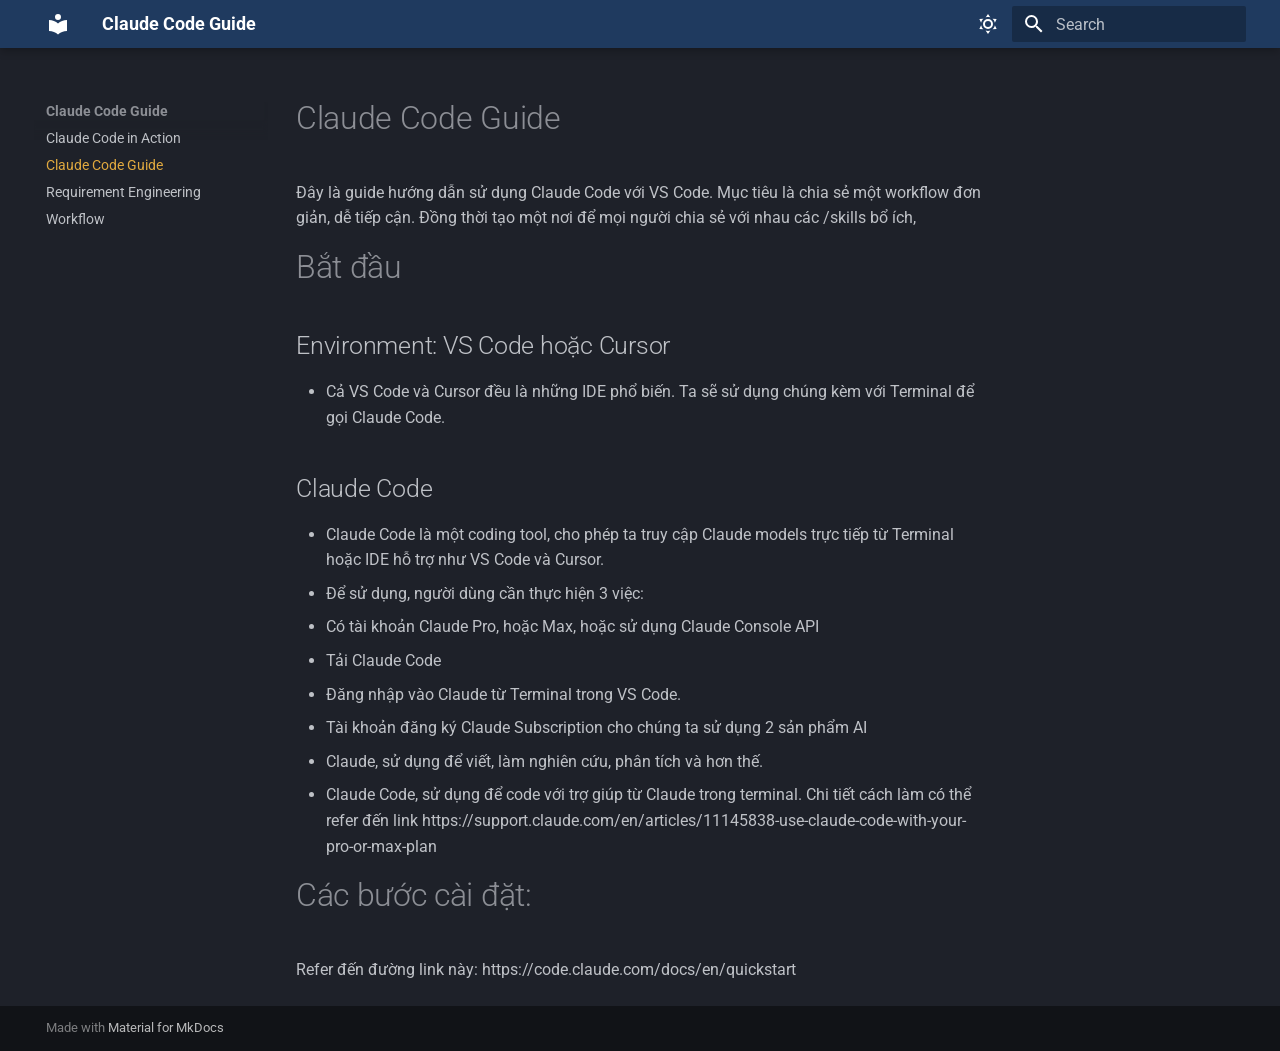
<file: Getting Started/index.html>
<!doctype html>
<html lang="en" class="no-js">
  <head>
    
      <meta charset="utf-8">
      <meta name="viewport" content="width=device-width,initial-scale=1">
      
      
      
        <link rel="canonical" href="https://sitename.example/Getting%20Started/">
      
      
        <link rel="prev" href="../Claude%20Code%20in%20Action/">
      
      
        <link rel="next" href="../Requirement%20Engineering/">
      
      
        
      
      
      <link rel="icon" href="../assets/images/favicon.png">
      <meta name="generator" content="mkdocs-1.6.1, mkdocs-material-9.7.6">
    
    
      
        <title>Claude Code Guide - Claude Code Guide</title>
      
    
    
      <link rel="stylesheet" href="../assets/stylesheets/main.484c7ddc.min.css">
      
        
        <link rel="stylesheet" href="../assets/stylesheets/palette.ab4e12ef.min.css">
      
      


    
    
      
    
    
      
        
        
        <link rel="preconnect" href="https://fonts.gstatic.com" crossorigin>
        <link rel="stylesheet" href="https://fonts.googleapis.com/css?family=Roboto:300,300i,400,400i,700,700i%7CRoboto+Mono:400,400i,700,700i&display=fallback">
        <style>:root{--md-text-font:"Roboto";--md-code-font:"Roboto Mono"}</style>
      
    
    
      <link rel="stylesheet" href="../stylesheets/extra.css">
    
    <script>__md_scope=new URL("..",location),__md_hash=e=>[...e].reduce(((e,_)=>(e<<5)-e+_.charCodeAt(0)),0),__md_get=(e,_=localStorage,t=__md_scope)=>JSON.parse(_.getItem(t.pathname+"."+e)),__md_set=(e,_,t=localStorage,a=__md_scope)=>{try{t.setItem(a.pathname+"."+e,JSON.stringify(_))}catch(e){}}</script>
    
      

    
    
  </head>
  
  
    
    
      
    
    
    
    
    <body dir="ltr" data-md-color-scheme="slate" data-md-color-primary="custom" data-md-color-accent="custom">
  
    
    <input class="md-toggle" data-md-toggle="drawer" type="checkbox" id="__drawer" autocomplete="off">
    <input class="md-toggle" data-md-toggle="search" type="checkbox" id="__search" autocomplete="off">
    <label class="md-overlay" for="__drawer"></label>
    <div data-md-component="skip">
      
        
        <a href="#claude-code-guide" class="md-skip">
          Skip to content
        </a>
      
    </div>
    <div data-md-component="announce">
      
    </div>
    
    
      

  

<header class="md-header md-header--shadow" data-md-component="header">
  <nav class="md-header__inner md-grid" aria-label="Header">
    <a href=".." title="Claude Code Guide" class="md-header__button md-logo" aria-label="Claude Code Guide" data-md-component="logo">
      
  
  <svg xmlns="http://www.w3.org/2000/svg" viewBox="0 0 24 24"><path d="M12 8a3 3 0 0 0 3-3 3 3 0 0 0-3-3 3 3 0 0 0-3 3 3 3 0 0 0 3 3m0 3.54C9.64 9.35 6.5 8 3 8v11c3.5 0 6.64 1.35 9 3.54 2.36-2.19 5.5-3.54 9-3.54V8c-3.5 0-6.64 1.35-9 3.54"/></svg>

    </a>
    <label class="md-header__button md-icon" for="__drawer">
      
      <svg xmlns="http://www.w3.org/2000/svg" viewBox="0 0 24 24"><path d="M3 6h18v2H3zm0 5h18v2H3zm0 5h18v2H3z"/></svg>
    </label>
    <div class="md-header__title" data-md-component="header-title">
      <div class="md-header__ellipsis">
        <div class="md-header__topic">
          <span class="md-ellipsis">
            Claude Code Guide
          </span>
        </div>
        <div class="md-header__topic" data-md-component="header-topic">
          <span class="md-ellipsis">
            
              Claude Code Guide
            
          </span>
        </div>
      </div>
    </div>
    
      
        <form class="md-header__option" data-md-component="palette">
  
    
    
    
    <input class="md-option" data-md-color-media="" data-md-color-scheme="slate" data-md-color-primary="custom" data-md-color-accent="custom"  aria-label="Switch to light mode"  type="radio" name="__palette" id="__palette_0">
    
      <label class="md-header__button md-icon" title="Switch to light mode" for="__palette_1" hidden>
        <svg xmlns="http://www.w3.org/2000/svg" viewBox="0 0 24 24"><path d="M12 7a5 5 0 0 1 5 5 5 5 0 0 1-5 5 5 5 0 0 1-5-5 5 5 0 0 1 5-5m0 2a3 3 0 0 0-3 3 3 3 0 0 0 3 3 3 3 0 0 0 3-3 3 3 0 0 0-3-3m0-7 2.39 3.42C13.65 5.15 12.84 5 12 5s-1.65.15-2.39.42zM3.34 7l4.16-.35A7.2 7.2 0 0 0 5.94 8.5c-.44.74-.69 1.5-.83 2.29zm.02 10 1.76-3.77a7.131 7.131 0 0 0 2.38 4.14zM20.65 7l-1.77 3.79a7.02 7.02 0 0 0-2.38-4.15zm-.01 10-4.14.36c.59-.51 1.12-1.14 1.54-1.86.42-.73.69-1.5.83-2.29zM12 22l-2.41-3.44c.74.27 1.55.44 2.41.44.82 0 1.63-.17 2.37-.44z"/></svg>
      </label>
    
  
    
    
    
    <input class="md-option" data-md-color-media="" data-md-color-scheme="default" data-md-color-primary="custom" data-md-color-accent="custom"  aria-label="Switch to dark mode"  type="radio" name="__palette" id="__palette_1">
    
      <label class="md-header__button md-icon" title="Switch to dark mode" for="__palette_0" hidden>
        <svg xmlns="http://www.w3.org/2000/svg" viewBox="0 0 24 24"><path d="m17.75 4.09-2.53 1.94.91 3.06-2.63-1.81-2.63 1.81.91-3.06-2.53-1.94L12.44 4l1.06-3 1.06 3zm3.5 6.91-1.64 1.25.59 1.98-1.7-1.17-1.7 1.17.59-1.98L15.75 11l2.06-.05L18.5 9l.69 1.95zm-2.28 4.95c.83-.08 1.72 1.1 1.19 1.85-.32.45-.66.87-1.08 1.27C15.17 23 8.84 23 4.94 19.07c-3.91-3.9-3.91-10.24 0-14.14.4-.4.82-.76 1.27-1.08.75-.53 1.93.36 1.85 1.19-.27 2.86.69 5.83 2.89 8.02a9.96 9.96 0 0 0 8.02 2.89m-1.64 2.02a12.08 12.08 0 0 1-7.8-3.47c-2.17-2.19-3.33-5-3.49-7.82-2.81 3.14-2.7 7.96.31 10.98 3.02 3.01 7.84 3.12 10.98.31"/></svg>
      </label>
    
  
</form>
      
    
    
      <script>var palette=__md_get("__palette");if(palette&&palette.color){if("(prefers-color-scheme)"===palette.color.media){var media=matchMedia("(prefers-color-scheme: light)"),input=document.querySelector(media.matches?"[data-md-color-media='(prefers-color-scheme: light)']":"[data-md-color-media='(prefers-color-scheme: dark)']");palette.color.media=input.getAttribute("data-md-color-media"),palette.color.scheme=input.getAttribute("data-md-color-scheme"),palette.color.primary=input.getAttribute("data-md-color-primary"),palette.color.accent=input.getAttribute("data-md-color-accent")}for(var[key,value]of Object.entries(palette.color))document.body.setAttribute("data-md-color-"+key,value)}</script>
    
    
    
      
      
        <label class="md-header__button md-icon" for="__search">
          
          <svg xmlns="http://www.w3.org/2000/svg" viewBox="0 0 24 24"><path d="M9.5 3A6.5 6.5 0 0 1 16 9.5c0 1.61-.59 3.09-1.56 4.23l.27.27h.79l5 5-1.5 1.5-5-5v-.79l-.27-.27A6.52 6.52 0 0 1 9.5 16 6.5 6.5 0 0 1 3 9.5 6.5 6.5 0 0 1 9.5 3m0 2C7 5 5 7 5 9.5S7 14 9.5 14 14 12 14 9.5 12 5 9.5 5"/></svg>
        </label>
        <div class="md-search" data-md-component="search" role="dialog">
  <label class="md-search__overlay" for="__search"></label>
  <div class="md-search__inner" role="search">
    <form class="md-search__form" name="search">
      <input type="text" class="md-search__input" name="query" aria-label="Search" placeholder="Search" autocapitalize="off" autocorrect="off" autocomplete="off" spellcheck="false" data-md-component="search-query" required>
      <label class="md-search__icon md-icon" for="__search">
        
        <svg xmlns="http://www.w3.org/2000/svg" viewBox="0 0 24 24"><path d="M9.5 3A6.5 6.5 0 0 1 16 9.5c0 1.61-.59 3.09-1.56 4.23l.27.27h.79l5 5-1.5 1.5-5-5v-.79l-.27-.27A6.52 6.52 0 0 1 9.5 16 6.5 6.5 0 0 1 3 9.5 6.5 6.5 0 0 1 9.5 3m0 2C7 5 5 7 5 9.5S7 14 9.5 14 14 12 14 9.5 12 5 9.5 5"/></svg>
        
        <svg xmlns="http://www.w3.org/2000/svg" viewBox="0 0 24 24"><path d="M20 11v2H8l5.5 5.5-1.42 1.42L4.16 12l7.92-7.92L13.5 5.5 8 11z"/></svg>
      </label>
      <nav class="md-search__options" aria-label="Search">
        
        <button type="reset" class="md-search__icon md-icon" title="Clear" aria-label="Clear" tabindex="-1">
          
          <svg xmlns="http://www.w3.org/2000/svg" viewBox="0 0 24 24"><path d="M19 6.41 17.59 5 12 10.59 6.41 5 5 6.41 10.59 12 5 17.59 6.41 19 12 13.41 17.59 19 19 17.59 13.41 12z"/></svg>
        </button>
      </nav>
      
    </form>
    <div class="md-search__output">
      <div class="md-search__scrollwrap" tabindex="0" data-md-scrollfix>
        <div class="md-search-result" data-md-component="search-result">
          <div class="md-search-result__meta">
            Initializing search
          </div>
          <ol class="md-search-result__list" role="presentation"></ol>
        </div>
      </div>
    </div>
  </div>
</div>
      
    
    
  </nav>
  
</header>
    
    <div class="md-container" data-md-component="container">
      
      
        
          
        
      
      <main class="md-main" data-md-component="main">
        <div class="md-main__inner md-grid">
          
            
              
              <div class="md-sidebar md-sidebar--primary" data-md-component="sidebar" data-md-type="navigation" >
                <div class="md-sidebar__scrollwrap">
                  <div class="md-sidebar__inner">
                    



<nav class="md-nav md-nav--primary" aria-label="Navigation" data-md-level="0">
  <label class="md-nav__title" for="__drawer">
    <a href=".." title="Claude Code Guide" class="md-nav__button md-logo" aria-label="Claude Code Guide" data-md-component="logo">
      
  
  <svg xmlns="http://www.w3.org/2000/svg" viewBox="0 0 24 24"><path d="M12 8a3 3 0 0 0 3-3 3 3 0 0 0-3-3 3 3 0 0 0-3 3 3 3 0 0 0 3 3m0 3.54C9.64 9.35 6.5 8 3 8v11c3.5 0 6.64 1.35 9 3.54 2.36-2.19 5.5-3.54 9-3.54V8c-3.5 0-6.64 1.35-9 3.54"/></svg>

    </a>
    Claude Code Guide
  </label>
  
  <ul class="md-nav__list" data-md-scrollfix>
    
      
      
  
  
  
  
    <li class="md-nav__item">
      <a href="../Claude%20Code%20in%20Action/" class="md-nav__link">
        
  
  
  <span class="md-ellipsis">
    
  
    Claude Code in Action
  

    
  </span>
  
  

      </a>
    </li>
  

    
      
      
  
  
    
  
  
  
    <li class="md-nav__item md-nav__item--active">
      
      <input class="md-nav__toggle md-toggle" type="checkbox" id="__toc">
      
      
        
      
      
      <a href="./" class="md-nav__link md-nav__link--active">
        
  
  
  <span class="md-ellipsis">
    
  
    Claude Code Guide
  

    
  </span>
  
  

      </a>
      
    </li>
  

    
      
      
  
  
  
  
    <li class="md-nav__item">
      <a href="../Requirement%20Engineering/" class="md-nav__link">
        
  
  
  <span class="md-ellipsis">
    
  
    Requirement Engineering
  

    
  </span>
  
  

      </a>
    </li>
  

    
      
      
  
  
  
  
    <li class="md-nav__item">
      <a href="../Workflow/" class="md-nav__link">
        
  
  
  <span class="md-ellipsis">
    
  
    Workflow
  

    
  </span>
  
  

      </a>
    </li>
  

    
  </ul>
</nav>
                  </div>
                </div>
              </div>
            
            
              
              <div class="md-sidebar md-sidebar--secondary" data-md-component="sidebar" data-md-type="toc" >
                <div class="md-sidebar__scrollwrap">
                  <div class="md-sidebar__inner">
                    

<nav class="md-nav md-nav--secondary" aria-label="Table of contents">
  
  
  
    
  
  
</nav>
                  </div>
                </div>
              </div>
            
          
          
            <div class="md-content" data-md-component="content">
              
              <article class="md-content__inner md-typeset">
                
                  



<h1 id="claude-code-guide">Claude Code Guide</h1>
<p>Đây là guide hướng dẫn sử dụng Claude Code với VS Code. 
Mục tiêu là chia sẻ một workflow đơn giản, dễ tiếp cận. Đồng thời tạo một nơi để mọi người chia sẻ với nhau các /skills bổ ích,</p>
<h1 id="bat-au">Bắt đầu</h1>
<h2 id="environment-vs-code-hoac-cursor">Environment: VS Code hoặc Cursor</h2>
<ul>
<li>Cả VS Code và Cursor đều là những IDE phổ biến. Ta sẽ sử dụng chúng kèm với Terminal để gọi Claude Code.</li>
</ul>
<h2 id="claude-code">Claude Code</h2>
<ul>
<li>Claude Code là một coding tool, cho phép ta truy cập Claude models trực tiếp từ Terminal hoặc IDE hỗ trợ như VS Code và Cursor. </li>
<li>Để sử dụng, người dùng cần thực hiện 3 việc:</li>
<li>Có tài khoản Claude Pro, hoặc Max, hoặc sử dụng Claude Console API</li>
<li>Tải Claude Code</li>
<li>
<p>Đăng nhập vào Claude từ Terminal trong VS Code.</p>
</li>
<li>
<p>Tài khoản đăng ký Claude Subscription cho chúng ta sử dụng 2 sản phẩm AI</p>
</li>
<li>Claude, sử dụng để viết, làm nghiên cứu, phân tích và hơn thế.</li>
<li>Claude Code, sử dụng để code với trợ giúp từ Claude trong terminal.
Chi tiết cách làm có thể refer đến link https://support.claude.com/en/articles/11145838-use-claude-code-with-your-pro-or-max-plan</li>
</ul>
<h1 id="cac-buoc-cai-at">Các bước cài đặt:</h1>
<p>Refer đến đường link này: https://code.claude.com/docs/en/quickstart</p>












                
              </article>
            </div>
          
          
<script>var target=document.getElementById(location.hash.slice(1));target&&target.name&&(target.checked=target.name.startsWith("__tabbed_"))</script>
        </div>
        
      </main>
      
        <footer class="md-footer">
  
  <div class="md-footer-meta md-typeset">
    <div class="md-footer-meta__inner md-grid">
      <div class="md-copyright">
  
  
    Made with
    <a href="https://squidfunk.github.io/mkdocs-material/" target="_blank" rel="noopener">
      Material for MkDocs
    </a>
  
</div>
      
    </div>
  </div>
</footer>
      
    </div>
    <div class="md-dialog" data-md-component="dialog">
      <div class="md-dialog__inner md-typeset"></div>
    </div>
    
    
    
      
      
      <script id="__config" type="application/json">{"annotate": null, "base": "..", "features": [], "search": "../assets/javascripts/workers/search.2c215733.min.js", "tags": null, "translations": {"clipboard.copied": "Copied to clipboard", "clipboard.copy": "Copy to clipboard", "search.result.more.one": "1 more on this page", "search.result.more.other": "# more on this page", "search.result.none": "No matching documents", "search.result.one": "1 matching document", "search.result.other": "# matching documents", "search.result.placeholder": "Type to start searching", "search.result.term.missing": "Missing", "select.version": "Select version"}, "version": null}</script>
    
    
      <script src="../assets/javascripts/bundle.79ae519e.min.js"></script>
      
    
  </body>
</html>
</file>
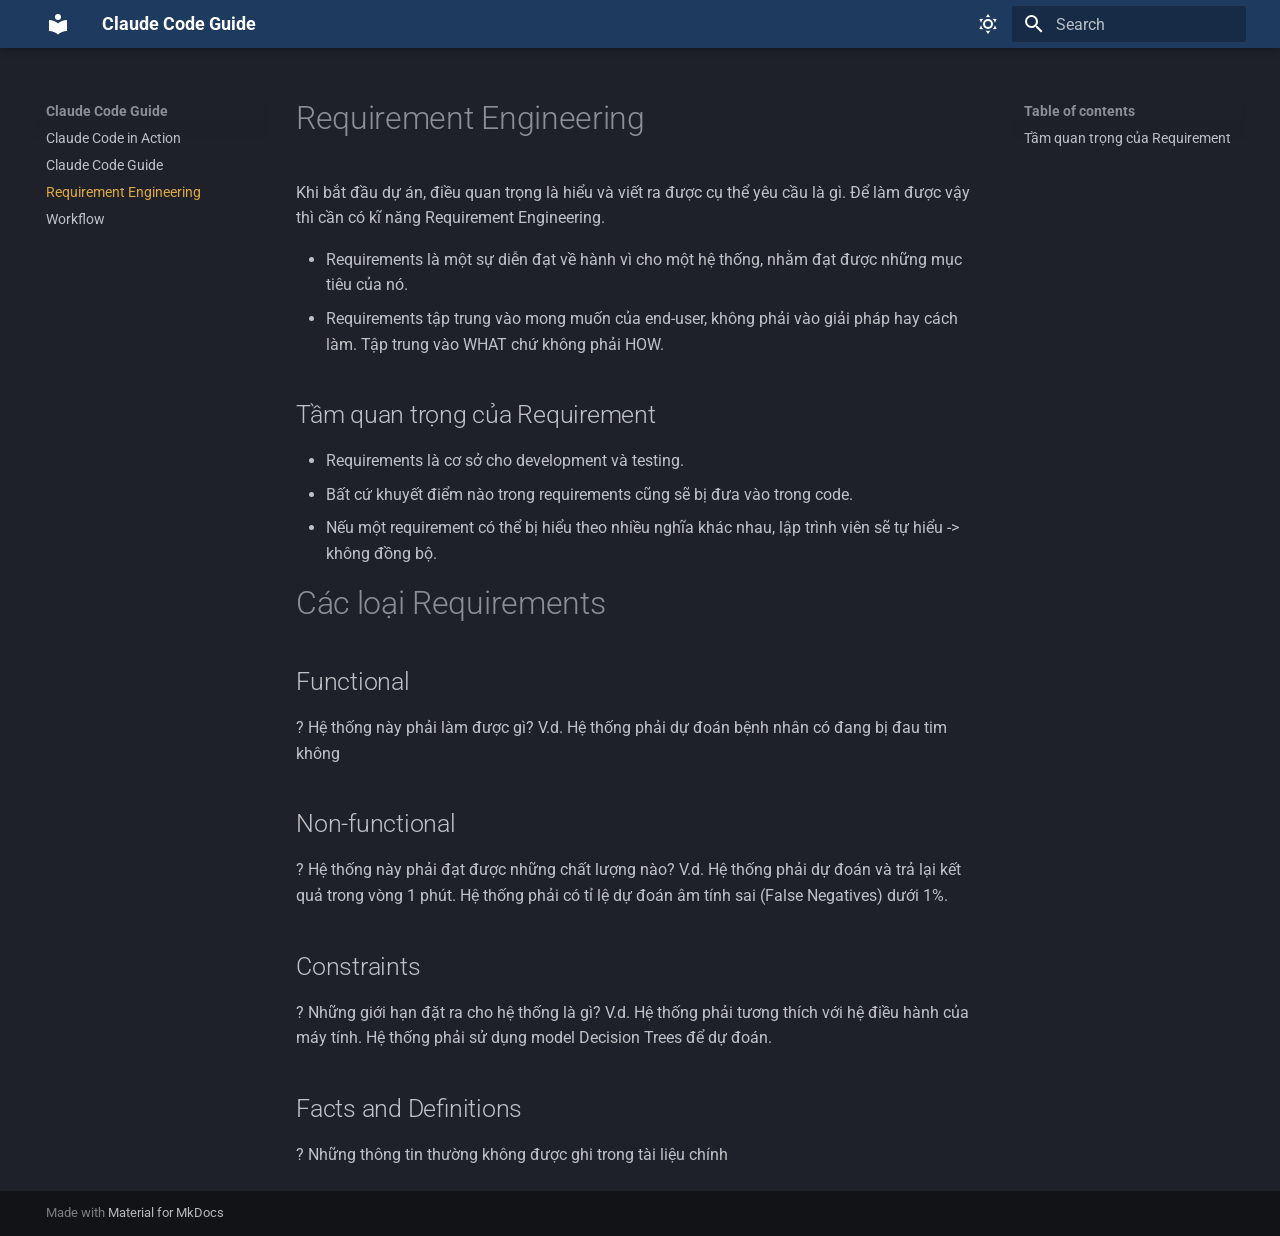
<file: Requirement Engineering/index.html>
<!doctype html>
<html lang="en" class="no-js">
  <head>
    
      <meta charset="utf-8">
      <meta name="viewport" content="width=device-width,initial-scale=1">
      
      
      
        <link rel="canonical" href="https://sitename.example/Requirement%20Engineering/">
      
      
        <link rel="prev" href="../Getting%20Started/">
      
      
        <link rel="next" href="../Workflow/">
      
      
        
      
      
      <link rel="icon" href="../assets/images/favicon.png">
      <meta name="generator" content="mkdocs-1.6.1, mkdocs-material-9.7.6">
    
    
      
        <title>Requirement Engineering - Claude Code Guide</title>
      
    
    
      <link rel="stylesheet" href="../assets/stylesheets/main.484c7ddc.min.css">
      
        
        <link rel="stylesheet" href="../assets/stylesheets/palette.ab4e12ef.min.css">
      
      


    
    
      
    
    
      
        
        
        <link rel="preconnect" href="https://fonts.gstatic.com" crossorigin>
        <link rel="stylesheet" href="https://fonts.googleapis.com/css?family=Roboto:300,300i,400,400i,700,700i%7CRoboto+Mono:400,400i,700,700i&display=fallback">
        <style>:root{--md-text-font:"Roboto";--md-code-font:"Roboto Mono"}</style>
      
    
    
      <link rel="stylesheet" href="../stylesheets/extra.css">
    
    <script>__md_scope=new URL("..",location),__md_hash=e=>[...e].reduce(((e,_)=>(e<<5)-e+_.charCodeAt(0)),0),__md_get=(e,_=localStorage,t=__md_scope)=>JSON.parse(_.getItem(t.pathname+"."+e)),__md_set=(e,_,t=localStorage,a=__md_scope)=>{try{t.setItem(a.pathname+"."+e,JSON.stringify(_))}catch(e){}}</script>
    
      

    
    
  </head>
  
  
    
    
      
    
    
    
    
    <body dir="ltr" data-md-color-scheme="slate" data-md-color-primary="custom" data-md-color-accent="custom">
  
    
    <input class="md-toggle" data-md-toggle="drawer" type="checkbox" id="__drawer" autocomplete="off">
    <input class="md-toggle" data-md-toggle="search" type="checkbox" id="__search" autocomplete="off">
    <label class="md-overlay" for="__drawer"></label>
    <div data-md-component="skip">
      
        
        <a href="#requirement-engineering" class="md-skip">
          Skip to content
        </a>
      
    </div>
    <div data-md-component="announce">
      
    </div>
    
    
      

  

<header class="md-header md-header--shadow" data-md-component="header">
  <nav class="md-header__inner md-grid" aria-label="Header">
    <a href=".." title="Claude Code Guide" class="md-header__button md-logo" aria-label="Claude Code Guide" data-md-component="logo">
      
  
  <svg xmlns="http://www.w3.org/2000/svg" viewBox="0 0 24 24"><path d="M12 8a3 3 0 0 0 3-3 3 3 0 0 0-3-3 3 3 0 0 0-3 3 3 3 0 0 0 3 3m0 3.54C9.64 9.35 6.5 8 3 8v11c3.5 0 6.64 1.35 9 3.54 2.36-2.19 5.5-3.54 9-3.54V8c-3.5 0-6.64 1.35-9 3.54"/></svg>

    </a>
    <label class="md-header__button md-icon" for="__drawer">
      
      <svg xmlns="http://www.w3.org/2000/svg" viewBox="0 0 24 24"><path d="M3 6h18v2H3zm0 5h18v2H3zm0 5h18v2H3z"/></svg>
    </label>
    <div class="md-header__title" data-md-component="header-title">
      <div class="md-header__ellipsis">
        <div class="md-header__topic">
          <span class="md-ellipsis">
            Claude Code Guide
          </span>
        </div>
        <div class="md-header__topic" data-md-component="header-topic">
          <span class="md-ellipsis">
            
              Requirement Engineering
            
          </span>
        </div>
      </div>
    </div>
    
      
        <form class="md-header__option" data-md-component="palette">
  
    
    
    
    <input class="md-option" data-md-color-media="" data-md-color-scheme="slate" data-md-color-primary="custom" data-md-color-accent="custom"  aria-label="Switch to light mode"  type="radio" name="__palette" id="__palette_0">
    
      <label class="md-header__button md-icon" title="Switch to light mode" for="__palette_1" hidden>
        <svg xmlns="http://www.w3.org/2000/svg" viewBox="0 0 24 24"><path d="M12 7a5 5 0 0 1 5 5 5 5 0 0 1-5 5 5 5 0 0 1-5-5 5 5 0 0 1 5-5m0 2a3 3 0 0 0-3 3 3 3 0 0 0 3 3 3 3 0 0 0 3-3 3 3 0 0 0-3-3m0-7 2.39 3.42C13.65 5.15 12.84 5 12 5s-1.65.15-2.39.42zM3.34 7l4.16-.35A7.2 7.2 0 0 0 5.94 8.5c-.44.74-.69 1.5-.83 2.29zm.02 10 1.76-3.77a7.131 7.131 0 0 0 2.38 4.14zM20.65 7l-1.77 3.79a7.02 7.02 0 0 0-2.38-4.15zm-.01 10-4.14.36c.59-.51 1.12-1.14 1.54-1.86.42-.73.69-1.5.83-2.29zM12 22l-2.41-3.44c.74.27 1.55.44 2.41.44.82 0 1.63-.17 2.37-.44z"/></svg>
      </label>
    
  
    
    
    
    <input class="md-option" data-md-color-media="" data-md-color-scheme="default" data-md-color-primary="custom" data-md-color-accent="custom"  aria-label="Switch to dark mode"  type="radio" name="__palette" id="__palette_1">
    
      <label class="md-header__button md-icon" title="Switch to dark mode" for="__palette_0" hidden>
        <svg xmlns="http://www.w3.org/2000/svg" viewBox="0 0 24 24"><path d="m17.75 4.09-2.53 1.94.91 3.06-2.63-1.81-2.63 1.81.91-3.06-2.53-1.94L12.44 4l1.06-3 1.06 3zm3.5 6.91-1.64 1.25.59 1.98-1.7-1.17-1.7 1.17.59-1.98L15.75 11l2.06-.05L18.5 9l.69 1.95zm-2.28 4.95c.83-.08 1.72 1.1 1.19 1.85-.32.45-.66.87-1.08 1.27C15.17 23 8.84 23 4.94 19.07c-3.91-3.9-3.91-10.24 0-14.14.4-.4.82-.76 1.27-1.08.75-.53 1.93.36 1.85 1.19-.27 2.86.69 5.83 2.89 8.02a9.96 9.96 0 0 0 8.02 2.89m-1.64 2.02a12.08 12.08 0 0 1-7.8-3.47c-2.17-2.19-3.33-5-3.49-7.82-2.81 3.14-2.7 7.96.31 10.98 3.02 3.01 7.84 3.12 10.98.31"/></svg>
      </label>
    
  
</form>
      
    
    
      <script>var palette=__md_get("__palette");if(palette&&palette.color){if("(prefers-color-scheme)"===palette.color.media){var media=matchMedia("(prefers-color-scheme: light)"),input=document.querySelector(media.matches?"[data-md-color-media='(prefers-color-scheme: light)']":"[data-md-color-media='(prefers-color-scheme: dark)']");palette.color.media=input.getAttribute("data-md-color-media"),palette.color.scheme=input.getAttribute("data-md-color-scheme"),palette.color.primary=input.getAttribute("data-md-color-primary"),palette.color.accent=input.getAttribute("data-md-color-accent")}for(var[key,value]of Object.entries(palette.color))document.body.setAttribute("data-md-color-"+key,value)}</script>
    
    
    
      
      
        <label class="md-header__button md-icon" for="__search">
          
          <svg xmlns="http://www.w3.org/2000/svg" viewBox="0 0 24 24"><path d="M9.5 3A6.5 6.5 0 0 1 16 9.5c0 1.61-.59 3.09-1.56 4.23l.27.27h.79l5 5-1.5 1.5-5-5v-.79l-.27-.27A6.52 6.52 0 0 1 9.5 16 6.5 6.5 0 0 1 3 9.5 6.5 6.5 0 0 1 9.5 3m0 2C7 5 5 7 5 9.5S7 14 9.5 14 14 12 14 9.5 12 5 9.5 5"/></svg>
        </label>
        <div class="md-search" data-md-component="search" role="dialog">
  <label class="md-search__overlay" for="__search"></label>
  <div class="md-search__inner" role="search">
    <form class="md-search__form" name="search">
      <input type="text" class="md-search__input" name="query" aria-label="Search" placeholder="Search" autocapitalize="off" autocorrect="off" autocomplete="off" spellcheck="false" data-md-component="search-query" required>
      <label class="md-search__icon md-icon" for="__search">
        
        <svg xmlns="http://www.w3.org/2000/svg" viewBox="0 0 24 24"><path d="M9.5 3A6.5 6.5 0 0 1 16 9.5c0 1.61-.59 3.09-1.56 4.23l.27.27h.79l5 5-1.5 1.5-5-5v-.79l-.27-.27A6.52 6.52 0 0 1 9.5 16 6.5 6.5 0 0 1 3 9.5 6.5 6.5 0 0 1 9.5 3m0 2C7 5 5 7 5 9.5S7 14 9.5 14 14 12 14 9.5 12 5 9.5 5"/></svg>
        
        <svg xmlns="http://www.w3.org/2000/svg" viewBox="0 0 24 24"><path d="M20 11v2H8l5.5 5.5-1.42 1.42L4.16 12l7.92-7.92L13.5 5.5 8 11z"/></svg>
      </label>
      <nav class="md-search__options" aria-label="Search">
        
        <button type="reset" class="md-search__icon md-icon" title="Clear" aria-label="Clear" tabindex="-1">
          
          <svg xmlns="http://www.w3.org/2000/svg" viewBox="0 0 24 24"><path d="M19 6.41 17.59 5 12 10.59 6.41 5 5 6.41 10.59 12 5 17.59 6.41 19 12 13.41 17.59 19 19 17.59 13.41 12z"/></svg>
        </button>
      </nav>
      
    </form>
    <div class="md-search__output">
      <div class="md-search__scrollwrap" tabindex="0" data-md-scrollfix>
        <div class="md-search-result" data-md-component="search-result">
          <div class="md-search-result__meta">
            Initializing search
          </div>
          <ol class="md-search-result__list" role="presentation"></ol>
        </div>
      </div>
    </div>
  </div>
</div>
      
    
    
  </nav>
  
</header>
    
    <div class="md-container" data-md-component="container">
      
      
        
          
        
      
      <main class="md-main" data-md-component="main">
        <div class="md-main__inner md-grid">
          
            
              
              <div class="md-sidebar md-sidebar--primary" data-md-component="sidebar" data-md-type="navigation" >
                <div class="md-sidebar__scrollwrap">
                  <div class="md-sidebar__inner">
                    



<nav class="md-nav md-nav--primary" aria-label="Navigation" data-md-level="0">
  <label class="md-nav__title" for="__drawer">
    <a href=".." title="Claude Code Guide" class="md-nav__button md-logo" aria-label="Claude Code Guide" data-md-component="logo">
      
  
  <svg xmlns="http://www.w3.org/2000/svg" viewBox="0 0 24 24"><path d="M12 8a3 3 0 0 0 3-3 3 3 0 0 0-3-3 3 3 0 0 0-3 3 3 3 0 0 0 3 3m0 3.54C9.64 9.35 6.5 8 3 8v11c3.5 0 6.64 1.35 9 3.54 2.36-2.19 5.5-3.54 9-3.54V8c-3.5 0-6.64 1.35-9 3.54"/></svg>

    </a>
    Claude Code Guide
  </label>
  
  <ul class="md-nav__list" data-md-scrollfix>
    
      
      
  
  
  
  
    <li class="md-nav__item">
      <a href="../Claude%20Code%20in%20Action/" class="md-nav__link">
        
  
  
  <span class="md-ellipsis">
    
  
    Claude Code in Action
  

    
  </span>
  
  

      </a>
    </li>
  

    
      
      
  
  
  
  
    <li class="md-nav__item">
      <a href="../Getting%20Started/" class="md-nav__link">
        
  
  
  <span class="md-ellipsis">
    
  
    Claude Code Guide
  

    
  </span>
  
  

      </a>
    </li>
  

    
      
      
  
  
    
  
  
  
    <li class="md-nav__item md-nav__item--active">
      
      <input class="md-nav__toggle md-toggle" type="checkbox" id="__toc">
      
      
        
      
      
        <label class="md-nav__link md-nav__link--active" for="__toc">
          
  
  
  <span class="md-ellipsis">
    
  
    Requirement Engineering
  

    
  </span>
  
  

          <span class="md-nav__icon md-icon"></span>
        </label>
      
      <a href="./" class="md-nav__link md-nav__link--active">
        
  
  
  <span class="md-ellipsis">
    
  
    Requirement Engineering
  

    
  </span>
  
  

      </a>
      
        

<nav class="md-nav md-nav--secondary" aria-label="Table of contents">
  
  
  
    
  
  
    <label class="md-nav__title" for="__toc">
      <span class="md-nav__icon md-icon"></span>
      Table of contents
    </label>
    <ul class="md-nav__list" data-md-component="toc" data-md-scrollfix>
      
        <li class="md-nav__item">
  <a href="#tam-quan-trong-cua-requirement" class="md-nav__link">
    <span class="md-ellipsis">
      
        Tầm quan trọng của Requirement
      
    </span>
  </a>
  
</li>
      
    </ul>
  
</nav>
      
    </li>
  

    
      
      
  
  
  
  
    <li class="md-nav__item">
      <a href="../Workflow/" class="md-nav__link">
        
  
  
  <span class="md-ellipsis">
    
  
    Workflow
  

    
  </span>
  
  

      </a>
    </li>
  

    
  </ul>
</nav>
                  </div>
                </div>
              </div>
            
            
              
              <div class="md-sidebar md-sidebar--secondary" data-md-component="sidebar" data-md-type="toc" >
                <div class="md-sidebar__scrollwrap">
                  <div class="md-sidebar__inner">
                    

<nav class="md-nav md-nav--secondary" aria-label="Table of contents">
  
  
  
    
  
  
    <label class="md-nav__title" for="__toc">
      <span class="md-nav__icon md-icon"></span>
      Table of contents
    </label>
    <ul class="md-nav__list" data-md-component="toc" data-md-scrollfix>
      
        <li class="md-nav__item">
  <a href="#tam-quan-trong-cua-requirement" class="md-nav__link">
    <span class="md-ellipsis">
      
        Tầm quan trọng của Requirement
      
    </span>
  </a>
  
</li>
      
    </ul>
  
</nav>
                  </div>
                </div>
              </div>
            
          
          
            <div class="md-content" data-md-component="content">
              
              <article class="md-content__inner md-typeset">
                
                  



<h1 id="requirement-engineering">Requirement Engineering</h1>
<p>Khi bắt đầu dự án, điều quan trọng là hiểu và viết ra được cụ thể yêu cầu là gì. Để làm được vậy thì cần có kĩ năng Requirement Engineering.</p>
<ul>
<li>Requirements là một sự diễn đạt về hành vì cho một hệ thống, nhằm đạt được những mục tiêu của nó.</li>
<li>Requirements tập trung vào mong muốn của end-user, không phải vào giải pháp hay cách làm. Tập trung vào WHAT chứ không phải HOW.</li>
</ul>
<h2 id="tam-quan-trong-cua-requirement">Tầm quan trọng của Requirement</h2>
<ul>
<li>Requirements là cơ sở cho development và testing. </li>
<li>Bất cứ khuyết điểm nào trong requirements cũng sẽ bị đưa vào trong code.</li>
<li>Nếu một requirement có thể bị hiểu theo nhiều nghĩa khác nhau, lập trình viên sẽ tự hiểu -&gt; không đồng bộ.</li>
</ul>
<h1 id="cac-loai-requirements">Các loại Requirements</h1>
<h2 id="functional">Functional</h2>
<p>? Hệ thống này phải làm được gì?
V.d. Hệ thống phải dự đoán bệnh nhân có đang bị đau tim không</p>
<h2 id="non-functional">Non-functional</h2>
<p>? Hệ thống này phải đạt được những chất lượng nào?
V.d. Hệ thống phải dự đoán và trả lại kết quả trong vòng 1 phút. Hệ thống phải có tỉ lệ dự đoán âm tính sai (False Negatives) dưới 1%.</p>
<h2 id="constraints">Constraints</h2>
<p>? Những giới hạn đặt ra cho hệ thống là gì?
V.d. Hệ thống phải tương thích với hệ điều hành của máy tính. Hệ thống phải sử dụng model Decision Trees để dự đoán.</p>
<h2 id="facts-and-definitions">Facts and Definitions</h2>
<p>? Những thông tin thường không được ghi trong tài liệu chính</p>












                
              </article>
            </div>
          
          
<script>var target=document.getElementById(location.hash.slice(1));target&&target.name&&(target.checked=target.name.startsWith("__tabbed_"))</script>
        </div>
        
      </main>
      
        <footer class="md-footer">
  
  <div class="md-footer-meta md-typeset">
    <div class="md-footer-meta__inner md-grid">
      <div class="md-copyright">
  
  
    Made with
    <a href="https://squidfunk.github.io/mkdocs-material/" target="_blank" rel="noopener">
      Material for MkDocs
    </a>
  
</div>
      
    </div>
  </div>
</footer>
      
    </div>
    <div class="md-dialog" data-md-component="dialog">
      <div class="md-dialog__inner md-typeset"></div>
    </div>
    
    
    
      
      
      <script id="__config" type="application/json">{"annotate": null, "base": "..", "features": [], "search": "../assets/javascripts/workers/search.2c215733.min.js", "tags": null, "translations": {"clipboard.copied": "Copied to clipboard", "clipboard.copy": "Copy to clipboard", "search.result.more.one": "1 more on this page", "search.result.more.other": "# more on this page", "search.result.none": "No matching documents", "search.result.one": "1 matching document", "search.result.other": "# matching documents", "search.result.placeholder": "Type to start searching", "search.result.term.missing": "Missing", "select.version": "Select version"}, "version": null}</script>
    
    
      <script src="../assets/javascripts/bundle.79ae519e.min.js"></script>
      
    
  </body>
</html>
</file>
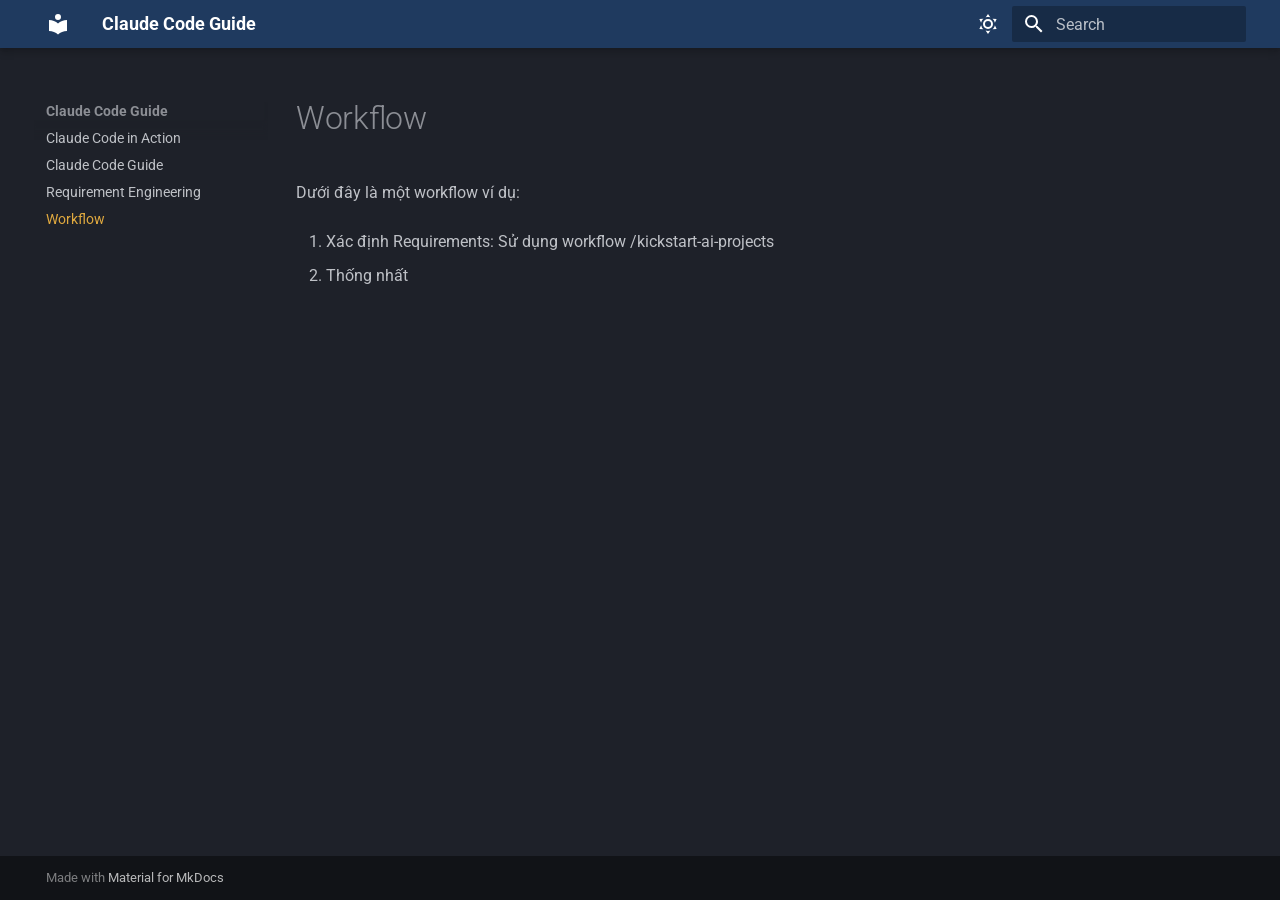
<file: Workflow/index.html>
<!doctype html>
<html lang="en" class="no-js">
  <head>
    
      <meta charset="utf-8">
      <meta name="viewport" content="width=device-width,initial-scale=1">
      
      
      
        <link rel="canonical" href="https://sitename.example/Workflow/">
      
      
        <link rel="prev" href="../Requirement%20Engineering/">
      
      
      
        
      
      
      <link rel="icon" href="../assets/images/favicon.png">
      <meta name="generator" content="mkdocs-1.6.1, mkdocs-material-9.7.6">
    
    
      
        <title>Workflow - Claude Code Guide</title>
      
    
    
      <link rel="stylesheet" href="../assets/stylesheets/main.484c7ddc.min.css">
      
        
        <link rel="stylesheet" href="../assets/stylesheets/palette.ab4e12ef.min.css">
      
      


    
    
      
    
    
      
        
        
        <link rel="preconnect" href="https://fonts.gstatic.com" crossorigin>
        <link rel="stylesheet" href="https://fonts.googleapis.com/css?family=Roboto:300,300i,400,400i,700,700i%7CRoboto+Mono:400,400i,700,700i&display=fallback">
        <style>:root{--md-text-font:"Roboto";--md-code-font:"Roboto Mono"}</style>
      
    
    
      <link rel="stylesheet" href="../stylesheets/extra.css">
    
    <script>__md_scope=new URL("..",location),__md_hash=e=>[...e].reduce(((e,_)=>(e<<5)-e+_.charCodeAt(0)),0),__md_get=(e,_=localStorage,t=__md_scope)=>JSON.parse(_.getItem(t.pathname+"."+e)),__md_set=(e,_,t=localStorage,a=__md_scope)=>{try{t.setItem(a.pathname+"."+e,JSON.stringify(_))}catch(e){}}</script>
    
      

    
    
  </head>
  
  
    
    
      
    
    
    
    
    <body dir="ltr" data-md-color-scheme="slate" data-md-color-primary="custom" data-md-color-accent="custom">
  
    
    <input class="md-toggle" data-md-toggle="drawer" type="checkbox" id="__drawer" autocomplete="off">
    <input class="md-toggle" data-md-toggle="search" type="checkbox" id="__search" autocomplete="off">
    <label class="md-overlay" for="__drawer"></label>
    <div data-md-component="skip">
      
    </div>
    <div data-md-component="announce">
      
    </div>
    
    
      

  

<header class="md-header md-header--shadow" data-md-component="header">
  <nav class="md-header__inner md-grid" aria-label="Header">
    <a href=".." title="Claude Code Guide" class="md-header__button md-logo" aria-label="Claude Code Guide" data-md-component="logo">
      
  
  <svg xmlns="http://www.w3.org/2000/svg" viewBox="0 0 24 24"><path d="M12 8a3 3 0 0 0 3-3 3 3 0 0 0-3-3 3 3 0 0 0-3 3 3 3 0 0 0 3 3m0 3.54C9.64 9.35 6.5 8 3 8v11c3.5 0 6.64 1.35 9 3.54 2.36-2.19 5.5-3.54 9-3.54V8c-3.5 0-6.64 1.35-9 3.54"/></svg>

    </a>
    <label class="md-header__button md-icon" for="__drawer">
      
      <svg xmlns="http://www.w3.org/2000/svg" viewBox="0 0 24 24"><path d="M3 6h18v2H3zm0 5h18v2H3zm0 5h18v2H3z"/></svg>
    </label>
    <div class="md-header__title" data-md-component="header-title">
      <div class="md-header__ellipsis">
        <div class="md-header__topic">
          <span class="md-ellipsis">
            Claude Code Guide
          </span>
        </div>
        <div class="md-header__topic" data-md-component="header-topic">
          <span class="md-ellipsis">
            
              Workflow
            
          </span>
        </div>
      </div>
    </div>
    
      
        <form class="md-header__option" data-md-component="palette">
  
    
    
    
    <input class="md-option" data-md-color-media="" data-md-color-scheme="slate" data-md-color-primary="custom" data-md-color-accent="custom"  aria-label="Switch to light mode"  type="radio" name="__palette" id="__palette_0">
    
      <label class="md-header__button md-icon" title="Switch to light mode" for="__palette_1" hidden>
        <svg xmlns="http://www.w3.org/2000/svg" viewBox="0 0 24 24"><path d="M12 7a5 5 0 0 1 5 5 5 5 0 0 1-5 5 5 5 0 0 1-5-5 5 5 0 0 1 5-5m0 2a3 3 0 0 0-3 3 3 3 0 0 0 3 3 3 3 0 0 0 3-3 3 3 0 0 0-3-3m0-7 2.39 3.42C13.65 5.15 12.84 5 12 5s-1.65.15-2.39.42zM3.34 7l4.16-.35A7.2 7.2 0 0 0 5.94 8.5c-.44.74-.69 1.5-.83 2.29zm.02 10 1.76-3.77a7.131 7.131 0 0 0 2.38 4.14zM20.65 7l-1.77 3.79a7.02 7.02 0 0 0-2.38-4.15zm-.01 10-4.14.36c.59-.51 1.12-1.14 1.54-1.86.42-.73.69-1.5.83-2.29zM12 22l-2.41-3.44c.74.27 1.55.44 2.41.44.82 0 1.63-.17 2.37-.44z"/></svg>
      </label>
    
  
    
    
    
    <input class="md-option" data-md-color-media="" data-md-color-scheme="default" data-md-color-primary="custom" data-md-color-accent="custom"  aria-label="Switch to dark mode"  type="radio" name="__palette" id="__palette_1">
    
      <label class="md-header__button md-icon" title="Switch to dark mode" for="__palette_0" hidden>
        <svg xmlns="http://www.w3.org/2000/svg" viewBox="0 0 24 24"><path d="m17.75 4.09-2.53 1.94.91 3.06-2.63-1.81-2.63 1.81.91-3.06-2.53-1.94L12.44 4l1.06-3 1.06 3zm3.5 6.91-1.64 1.25.59 1.98-1.7-1.17-1.7 1.17.59-1.98L15.75 11l2.06-.05L18.5 9l.69 1.95zm-2.28 4.95c.83-.08 1.72 1.1 1.19 1.85-.32.45-.66.87-1.08 1.27C15.17 23 8.84 23 4.94 19.07c-3.91-3.9-3.91-10.24 0-14.14.4-.4.82-.76 1.27-1.08.75-.53 1.93.36 1.85 1.19-.27 2.86.69 5.83 2.89 8.02a9.96 9.96 0 0 0 8.02 2.89m-1.64 2.02a12.08 12.08 0 0 1-7.8-3.47c-2.17-2.19-3.33-5-3.49-7.82-2.81 3.14-2.7 7.96.31 10.98 3.02 3.01 7.84 3.12 10.98.31"/></svg>
      </label>
    
  
</form>
      
    
    
      <script>var palette=__md_get("__palette");if(palette&&palette.color){if("(prefers-color-scheme)"===palette.color.media){var media=matchMedia("(prefers-color-scheme: light)"),input=document.querySelector(media.matches?"[data-md-color-media='(prefers-color-scheme: light)']":"[data-md-color-media='(prefers-color-scheme: dark)']");palette.color.media=input.getAttribute("data-md-color-media"),palette.color.scheme=input.getAttribute("data-md-color-scheme"),palette.color.primary=input.getAttribute("data-md-color-primary"),palette.color.accent=input.getAttribute("data-md-color-accent")}for(var[key,value]of Object.entries(palette.color))document.body.setAttribute("data-md-color-"+key,value)}</script>
    
    
    
      
      
        <label class="md-header__button md-icon" for="__search">
          
          <svg xmlns="http://www.w3.org/2000/svg" viewBox="0 0 24 24"><path d="M9.5 3A6.5 6.5 0 0 1 16 9.5c0 1.61-.59 3.09-1.56 4.23l.27.27h.79l5 5-1.5 1.5-5-5v-.79l-.27-.27A6.52 6.52 0 0 1 9.5 16 6.5 6.5 0 0 1 3 9.5 6.5 6.5 0 0 1 9.5 3m0 2C7 5 5 7 5 9.5S7 14 9.5 14 14 12 14 9.5 12 5 9.5 5"/></svg>
        </label>
        <div class="md-search" data-md-component="search" role="dialog">
  <label class="md-search__overlay" for="__search"></label>
  <div class="md-search__inner" role="search">
    <form class="md-search__form" name="search">
      <input type="text" class="md-search__input" name="query" aria-label="Search" placeholder="Search" autocapitalize="off" autocorrect="off" autocomplete="off" spellcheck="false" data-md-component="search-query" required>
      <label class="md-search__icon md-icon" for="__search">
        
        <svg xmlns="http://www.w3.org/2000/svg" viewBox="0 0 24 24"><path d="M9.5 3A6.5 6.5 0 0 1 16 9.5c0 1.61-.59 3.09-1.56 4.23l.27.27h.79l5 5-1.5 1.5-5-5v-.79l-.27-.27A6.52 6.52 0 0 1 9.5 16 6.5 6.5 0 0 1 3 9.5 6.5 6.5 0 0 1 9.5 3m0 2C7 5 5 7 5 9.5S7 14 9.5 14 14 12 14 9.5 12 5 9.5 5"/></svg>
        
        <svg xmlns="http://www.w3.org/2000/svg" viewBox="0 0 24 24"><path d="M20 11v2H8l5.5 5.5-1.42 1.42L4.16 12l7.92-7.92L13.5 5.5 8 11z"/></svg>
      </label>
      <nav class="md-search__options" aria-label="Search">
        
        <button type="reset" class="md-search__icon md-icon" title="Clear" aria-label="Clear" tabindex="-1">
          
          <svg xmlns="http://www.w3.org/2000/svg" viewBox="0 0 24 24"><path d="M19 6.41 17.59 5 12 10.59 6.41 5 5 6.41 10.59 12 5 17.59 6.41 19 12 13.41 17.59 19 19 17.59 13.41 12z"/></svg>
        </button>
      </nav>
      
    </form>
    <div class="md-search__output">
      <div class="md-search__scrollwrap" tabindex="0" data-md-scrollfix>
        <div class="md-search-result" data-md-component="search-result">
          <div class="md-search-result__meta">
            Initializing search
          </div>
          <ol class="md-search-result__list" role="presentation"></ol>
        </div>
      </div>
    </div>
  </div>
</div>
      
    
    
  </nav>
  
</header>
    
    <div class="md-container" data-md-component="container">
      
      
        
          
        
      
      <main class="md-main" data-md-component="main">
        <div class="md-main__inner md-grid">
          
            
              
              <div class="md-sidebar md-sidebar--primary" data-md-component="sidebar" data-md-type="navigation" >
                <div class="md-sidebar__scrollwrap">
                  <div class="md-sidebar__inner">
                    



<nav class="md-nav md-nav--primary" aria-label="Navigation" data-md-level="0">
  <label class="md-nav__title" for="__drawer">
    <a href=".." title="Claude Code Guide" class="md-nav__button md-logo" aria-label="Claude Code Guide" data-md-component="logo">
      
  
  <svg xmlns="http://www.w3.org/2000/svg" viewBox="0 0 24 24"><path d="M12 8a3 3 0 0 0 3-3 3 3 0 0 0-3-3 3 3 0 0 0-3 3 3 3 0 0 0 3 3m0 3.54C9.64 9.35 6.5 8 3 8v11c3.5 0 6.64 1.35 9 3.54 2.36-2.19 5.5-3.54 9-3.54V8c-3.5 0-6.64 1.35-9 3.54"/></svg>

    </a>
    Claude Code Guide
  </label>
  
  <ul class="md-nav__list" data-md-scrollfix>
    
      
      
  
  
  
  
    <li class="md-nav__item">
      <a href="../Claude%20Code%20in%20Action/" class="md-nav__link">
        
  
  
  <span class="md-ellipsis">
    
  
    Claude Code in Action
  

    
  </span>
  
  

      </a>
    </li>
  

    
      
      
  
  
  
  
    <li class="md-nav__item">
      <a href="../Getting%20Started/" class="md-nav__link">
        
  
  
  <span class="md-ellipsis">
    
  
    Claude Code Guide
  

    
  </span>
  
  

      </a>
    </li>
  

    
      
      
  
  
  
  
    <li class="md-nav__item">
      <a href="../Requirement%20Engineering/" class="md-nav__link">
        
  
  
  <span class="md-ellipsis">
    
  
    Requirement Engineering
  

    
  </span>
  
  

      </a>
    </li>
  

    
      
      
  
  
    
  
  
  
    <li class="md-nav__item md-nav__item--active">
      
      <input class="md-nav__toggle md-toggle" type="checkbox" id="__toc">
      
      
      
      <a href="./" class="md-nav__link md-nav__link--active">
        
  
  
  <span class="md-ellipsis">
    
  
    Workflow
  

    
  </span>
  
  

      </a>
      
    </li>
  

    
  </ul>
</nav>
                  </div>
                </div>
              </div>
            
            
              
              <div class="md-sidebar md-sidebar--secondary" data-md-component="sidebar" data-md-type="toc" >
                <div class="md-sidebar__scrollwrap">
                  <div class="md-sidebar__inner">
                    

<nav class="md-nav md-nav--secondary" aria-label="Table of contents">
  
  
  
  
</nav>
                  </div>
                </div>
              </div>
            
          
          
            <div class="md-content" data-md-component="content">
              
              <article class="md-content__inner md-typeset">
                
                  



  <h1>Workflow</h1>

<p>Dưới đây là một workflow ví dụ:</p>
<ol>
<li>
<p>Xác định Requirements:
Sử dụng workflow /kickstart-ai-projects</p>
</li>
<li>
<p>Thống nhất </p>
</li>
</ol>












                
              </article>
            </div>
          
          
<script>var target=document.getElementById(location.hash.slice(1));target&&target.name&&(target.checked=target.name.startsWith("__tabbed_"))</script>
        </div>
        
      </main>
      
        <footer class="md-footer">
  
  <div class="md-footer-meta md-typeset">
    <div class="md-footer-meta__inner md-grid">
      <div class="md-copyright">
  
  
    Made with
    <a href="https://squidfunk.github.io/mkdocs-material/" target="_blank" rel="noopener">
      Material for MkDocs
    </a>
  
</div>
      
    </div>
  </div>
</footer>
      
    </div>
    <div class="md-dialog" data-md-component="dialog">
      <div class="md-dialog__inner md-typeset"></div>
    </div>
    
    
    
      
      
      <script id="__config" type="application/json">{"annotate": null, "base": "..", "features": [], "search": "../assets/javascripts/workers/search.2c215733.min.js", "tags": null, "translations": {"clipboard.copied": "Copied to clipboard", "clipboard.copy": "Copy to clipboard", "search.result.more.one": "1 more on this page", "search.result.more.other": "# more on this page", "search.result.none": "No matching documents", "search.result.one": "1 matching document", "search.result.other": "# matching documents", "search.result.placeholder": "Type to start searching", "search.result.term.missing": "Missing", "select.version": "Select version"}, "version": null}</script>
    
    
      <script src="../assets/javascripts/bundle.79ae519e.min.js"></script>
      
    
  </body>
</html>
</file>
<file: stylesheets/extra.css>
/* Site palette: deep steel-navy primary + aged-brass accent */
:root {
  --navy-deep:    #0E1C2E;  /* deepest navy — backgrounds / primary-dark */
  --navy-steel:   #1F3A5F;  /* dark steel blue — weighty primary */
  --navy-light:   #3E5C76;  /* lighter steel — secondary */

  --brass:        #C0892E;  /* aged brass / warm amber — accent */
  --brass-deep:   #9A6B1C;  /* darker brass — links on white (readable) */
  --brass-bright: #E0A93F;  /* brighter brass — links/accent on dark */
}

/* Light mode — white background, steel-navy primary, brass accent */
[data-md-color-scheme="default"] {
    --md-primary-fg-color:        var(--navy-steel);
    --md-primary-fg-color--light: var(--navy-light);
    --md-primary-fg-color--dark:  var(--navy-deep);
    --md-accent-fg-color:         var(--brass);

    --md-typeset-a-color:         var(--brass-deep);
}

/* Dark mode — slate background, steel-navy primary, brighter brass accent */
[data-md-color-scheme="slate"] {
    --md-primary-fg-color:        var(--navy-steel);
    --md-primary-fg-color--light: var(--navy-light);
    --md-primary-fg-color--dark:  var(--navy-deep);
    --md-accent-fg-color:         var(--brass-bright);

    --md-typeset-a-color:         var(--brass-bright);
}

/* Links always underlined so they're unmistakable, brass on hover */
.md-typeset a {
    text-decoration: underline;
}
.md-typeset a:hover,
.md-typeset a:focus {
    color: var(--brass);
    text-decoration: underline;
}
[data-md-color-scheme="slate"] .md-typeset a:hover,
[data-md-color-scheme="slate"] .md-typeset a:focus {
    color: var(--brass-bright);
}

/* Don't underline nav/header/footer chrome links — only prose links */
.md-header a,
.md-nav a,
.md-footer a,
.md-typeset .headerlink {
    text-decoration: none;
}

/* Inline code as a warm brass-tinted chip so it stands out from prose */
.md-typeset code {
    color: var(--brass-deep);
    background-color: rgba(192, 137, 46, 0.12);
}
[data-md-color-scheme="slate"] .md-typeset code {
    color: var(--brass-bright);
    background-color: rgba(224, 169, 63, 0.16);
}
</file>
<file: assets/stylesheets/main.484c7ddc.min.css>
@charset "UTF-8";html{-webkit-text-size-adjust:none;-moz-text-size-adjust:none;text-size-adjust:none;box-sizing:border-box}*,:after,:before{box-sizing:inherit}@media (prefers-reduced-motion){*,:after,:before{transition:none!important}}body{margin:0}a,button,input,label{-webkit-tap-highlight-color:transparent}a{color:inherit;text-decoration:none}hr{border:0;box-sizing:initial;display:block;height:.05rem;overflow:visible;padding:0}small{font-size:80%}sub,sup{line-height:1em}img{border-style:none}table{border-collapse:initial;border-spacing:0}td,th{font-weight:400;vertical-align:top}button{background:#0000;border:0;font-family:inherit;font-size:inherit;margin:0;padding:0}input{border:0;outline:none}:root{--md-primary-fg-color:#4051b5;--md-primary-fg-color--light:#5d6cc0;--md-primary-fg-color--dark:#303fa1;--md-primary-bg-color:#fff;--md-primary-bg-color--light:#ffffffb3;--md-accent-fg-color:#526cfe;--md-accent-fg-color--transparent:#526cfe1a;--md-accent-bg-color:#fff;--md-accent-bg-color--light:#ffffffb3}[data-md-color-scheme=default]{color-scheme:light}[data-md-color-scheme=default] img[src$="#gh-dark-mode-only"],[data-md-color-scheme=default] img[src$="#only-dark"]{display:none}:root,[data-md-color-scheme=default]{--md-hue:225deg;--md-default-fg-color:#000000de;--md-default-fg-color--light:#0000008a;--md-default-fg-color--lighter:#00000052;--md-default-fg-color--lightest:#00000012;--md-default-bg-color:#fff;--md-default-bg-color--light:#ffffffb3;--md-default-bg-color--lighter:#ffffff4d;--md-default-bg-color--lightest:#ffffff1f;--md-code-fg-color:#36464e;--md-code-bg-color:#f5f5f5;--md-code-bg-color--light:#f5f5f5b3;--md-code-bg-color--lighter:#f5f5f54d;--md-code-hl-color:#4287ff;--md-code-hl-color--light:#4287ff1a;--md-code-hl-number-color:#d52a2a;--md-code-hl-special-color:#db1457;--md-code-hl-function-color:#a846b9;--md-code-hl-constant-color:#6e59d9;--md-code-hl-keyword-color:#3f6ec6;--md-code-hl-string-color:#1c7d4d;--md-code-hl-name-color:var(--md-code-fg-color);--md-code-hl-operator-color:var(--md-default-fg-color--light);--md-code-hl-punctuation-color:var(--md-default-fg-color--light);--md-code-hl-comment-color:var(--md-default-fg-color--light);--md-code-hl-generic-color:var(--md-default-fg-color--light);--md-code-hl-variable-color:var(--md-default-fg-color--light);--md-typeset-color:var(--md-default-fg-color);--md-typeset-a-color:var(--md-primary-fg-color);--md-typeset-del-color:#f5503d26;--md-typeset-ins-color:#0bd57026;--md-typeset-kbd-color:#fafafa;--md-typeset-kbd-accent-color:#fff;--md-typeset-kbd-border-color:#b8b8b8;--md-typeset-mark-color:#ffff0080;--md-typeset-table-color:#0000001f;--md-typeset-table-color--light:rgba(0,0,0,.035);--md-admonition-fg-color:var(--md-default-fg-color);--md-admonition-bg-color:var(--md-default-bg-color);--md-warning-fg-color:#000000de;--md-warning-bg-color:#ff9;--md-footer-fg-color:#fff;--md-footer-fg-color--light:#ffffffb3;--md-footer-fg-color--lighter:#ffffff73;--md-footer-bg-color:#000000de;--md-footer-bg-color--dark:#00000052;--md-shadow-z1:0 0.2rem 0.5rem #0000000d,0 0 0.05rem #0000001a;--md-shadow-z2:0 0.2rem 0.5rem #0000001a,0 0 0.05rem #00000040;--md-shadow-z3:0 0.2rem 0.5rem #0003,0 0 0.05rem #00000059}.md-icon svg{fill:currentcolor;display:block;height:1.2rem;width:1.2rem}body{-webkit-font-smoothing:antialiased;-moz-osx-font-smoothing:grayscale;--md-text-font-family:var(--md-text-font,_),-apple-system,BlinkMacSystemFont,Helvetica,Arial,sans-serif;--md-code-font-family:var(--md-code-font,_),SFMono-Regular,Consolas,Menlo,monospace}aside,body,input{font-feature-settings:"kern","liga";color:var(--md-typeset-color);font-family:var(--md-text-font-family)}code,kbd,pre{font-feature-settings:"kern";font-family:var(--md-code-font-family)}:root{--md-typeset-table-sort-icon:url('data:image/svg+xml;charset=utf-8,<svg xmlns="http://www.w3.org/2000/svg" viewBox="0 0 24 24"><path d="m18 21-4-4h3V7h-3l4-4 4 4h-3v10h3M2 19v-2h10v2M2 13v-2h7v2M2 7V5h4v2z"/></svg>');--md-typeset-table-sort-icon--asc:url('data:image/svg+xml;charset=utf-8,<svg xmlns="http://www.w3.org/2000/svg" viewBox="0 0 24 24"><path d="M19 17h3l-4 4-4-4h3V3h2M2 17h10v2H2M6 5v2H2V5m0 6h7v2H2z"/></svg>');--md-typeset-table-sort-icon--desc:url('data:image/svg+xml;charset=utf-8,<svg xmlns="http://www.w3.org/2000/svg" viewBox="0 0 24 24"><path d="M19 7h3l-4-4-4 4h3v14h2M2 17h10v2H2M6 5v2H2V5m0 6h7v2H2z"/></svg>')}.md-typeset{-webkit-print-color-adjust:exact;color-adjust:exact;font-size:.8rem;line-height:1.6;overflow-wrap:break-word}@media print{.md-typeset{font-size:.68rem}}.md-typeset blockquote,.md-typeset dl,.md-typeset figure,.md-typeset ol,.md-typeset pre,.md-typeset ul{margin-bottom:1em;margin-top:1em}.md-typeset h1{color:var(--md-default-fg-color--light);font-size:2em;line-height:1.3;margin:0 0 1.25em}.md-typeset h1,.md-typeset h2{font-weight:300;letter-spacing:-.01em}.md-typeset h2{font-size:1.5625em;line-height:1.4;margin:1.6em 0 .64em}.md-typeset h3{font-size:1.25em;font-weight:400;letter-spacing:-.01em;line-height:1.5;margin:1.6em 0 .8em}.md-typeset h2+h3{margin-top:.8em}.md-typeset h4{font-weight:700;letter-spacing:-.01em;margin:1em 0}.md-typeset h5,.md-typeset h6{color:var(--md-default-fg-color--light);font-size:.8em;font-weight:700;letter-spacing:-.01em;margin:1.25em 0}.md-typeset h5{text-transform:uppercase}.md-typeset h5 code{text-transform:none}.md-typeset hr{border-bottom:.05rem solid var(--md-default-fg-color--lightest);display:flow-root;margin:1.5em 0}.md-typeset a{color:var(--md-typeset-a-color);word-break:break-word}.md-typeset a,.md-typeset a:before{transition:color 125ms}.md-typeset a:focus,.md-typeset a:hover{color:var(--md-accent-fg-color)}.md-typeset a:focus code,.md-typeset a:hover code{background-color:var(--md-accent-fg-color--transparent);color:var(--md-accent-fg-color)}.md-typeset a code{color:var(--md-typeset-a-color)}.md-typeset a.focus-visible{outline-color:var(--md-accent-fg-color);outline-offset:.2rem}.md-typeset code,.md-typeset kbd,.md-typeset pre{color:var(--md-code-fg-color);direction:ltr;font-variant-ligatures:none;transition:background-color 125ms}@media print{.md-typeset code,.md-typeset kbd,.md-typeset pre{white-space:pre-wrap}}.md-typeset code{background-color:var(--md-code-bg-color);border-radius:.1rem;-webkit-box-decoration-break:clone;box-decoration-break:clone;font-size:.85em;padding:0 .2941176471em;transition:color 125ms,background-color 125ms;word-break:break-word}.md-typeset code:not(.focus-visible){-webkit-tap-highlight-color:transparent;outline:none}.md-typeset pre{display:flow-root;line-height:1.4;position:relative}.md-typeset pre>code{-webkit-box-decoration-break:slice;box-decoration-break:slice;box-shadow:none;display:block;margin:0;outline-color:var(--md-accent-fg-color);overflow:auto;padding:.7720588235em 1.1764705882em;scrollbar-color:var(--md-default-fg-color--lighter) #0000;scrollbar-width:thin;touch-action:auto;word-break:normal}.md-typeset pre>code:hover{scrollbar-color:var(--md-accent-fg-color) #0000}.md-typeset pre>code::-webkit-scrollbar{height:.2rem;width:.2rem}.md-typeset pre>code::-webkit-scrollbar-thumb{background-color:var(--md-default-fg-color--lighter)}.md-typeset pre>code::-webkit-scrollbar-thumb:hover{background-color:var(--md-accent-fg-color)}.md-typeset kbd{background-color:var(--md-typeset-kbd-color);border-radius:.1rem;box-shadow:0 .1rem 0 .05rem var(--md-typeset-kbd-border-color),0 .1rem 0 var(--md-typeset-kbd-border-color),0 -.1rem .2rem var(--md-typeset-kbd-accent-color) inset;color:var(--md-default-fg-color);display:inline-block;font-size:.75em;padding:0 .6666666667em;vertical-align:text-top;word-break:break-word}.md-typeset mark{background-color:var(--md-typeset-mark-color);-webkit-box-decoration-break:clone;box-decoration-break:clone;color:inherit;word-break:break-word}.md-typeset abbr{cursor:help;text-decoration:none}.md-typeset [data-preview],.md-typeset abbr{border-bottom:.05rem dotted var(--md-default-fg-color--light)}.md-typeset small{opacity:.75}[dir=ltr] .md-typeset sub,[dir=ltr] .md-typeset sup{margin-left:.078125em}[dir=rtl] .md-typeset sub,[dir=rtl] .md-typeset sup{margin-right:.078125em}[dir=ltr] .md-typeset blockquote{padding-left:.6rem}[dir=rtl] .md-typeset blockquote{padding-right:.6rem}[dir=ltr] .md-typeset blockquote{border-left:.2rem solid var(--md-default-fg-color--lighter)}[dir=rtl] .md-typeset blockquote{border-right:.2rem solid var(--md-default-fg-color--lighter)}.md-typeset blockquote{color:var(--md-default-fg-color--light);margin-left:0;margin-right:0}.md-typeset ul{list-style-type:disc}.md-typeset ul[type]{list-style-type:revert-layer}[dir=ltr] .md-typeset ol,[dir=ltr] .md-typeset ul{margin-left:.625em}[dir=rtl] .md-typeset ol,[dir=rtl] .md-typeset ul{margin-right:.625em}.md-typeset ol,.md-typeset ul{padding:0}.md-typeset ol:not([hidden]),.md-typeset ul:not([hidden]){display:flow-root}.md-typeset ol ol,.md-typeset ul ol{list-style-type:lower-alpha}.md-typeset ol ol ol,.md-typeset ul ol ol{list-style-type:lower-roman}.md-typeset ol ol ol ol,.md-typeset ul ol ol ol{list-style-type:upper-alpha}.md-typeset ol ol ol ol ol,.md-typeset ul ol ol ol ol{list-style-type:upper-roman}.md-typeset ol[type],.md-typeset ul[type]{list-style-type:revert-layer}[dir=ltr] .md-typeset ol li,[dir=ltr] .md-typeset ul li{margin-left:1.25em}[dir=rtl] .md-typeset ol li,[dir=rtl] .md-typeset ul li{margin-right:1.25em}.md-typeset ol li,.md-typeset ul li{margin-bottom:.5em}.md-typeset ol li blockquote,.md-typeset ol li p,.md-typeset ul li blockquote,.md-typeset ul li p{margin:.5em 0}.md-typeset ol li:last-child,.md-typeset ul li:last-child{margin-bottom:0}[dir=ltr] .md-typeset ol li ol,[dir=ltr] .md-typeset ol li ul,[dir=ltr] .md-typeset ul li ol,[dir=ltr] .md-typeset ul li ul{margin-left:.625em}[dir=rtl] .md-typeset ol li ol,[dir=rtl] .md-typeset ol li ul,[dir=rtl] .md-typeset ul li ol,[dir=rtl] .md-typeset ul li ul{margin-right:.625em}.md-typeset ol li ol,.md-typeset ol li ul,.md-typeset ul li ol,.md-typeset ul li ul{margin-bottom:.5em;margin-top:.5em}[dir=ltr] .md-typeset dd{margin-left:1.875em}[dir=rtl] .md-typeset dd{margin-right:1.875em}.md-typeset dd{margin-bottom:1.5em;margin-top:1em}.md-typeset img,.md-typeset svg,.md-typeset video{height:auto;max-width:100%}.md-typeset img[align=left]{margin:1em 1em 1em 0}.md-typeset img[align=right]{margin:1em 0 1em 1em}.md-typeset img[align]:only-child{margin-top:0}.md-typeset figure{display:flow-root;margin:1em auto;max-width:100%;text-align:center;width:fit-content}.md-typeset figure img{display:block;margin:0 auto}.md-typeset figcaption{font-style:italic;margin:1em auto;max-width:24rem}.md-typeset iframe{max-width:100%}.md-typeset table:not([class]){background-color:var(--md-default-bg-color);border:.05rem solid var(--md-typeset-table-color);border-radius:.1rem;display:inline-block;font-size:.64rem;max-width:100%;overflow:auto;touch-action:auto}@media print{.md-typeset table:not([class]){display:table}}.md-typeset table:not([class])+*{margin-top:1.5em}.md-typeset table:not([class]) td>:first-child,.md-typeset table:not([class]) th>:first-child{margin-top:0}.md-typeset table:not([class]) td>:last-child,.md-typeset table:not([class]) th>:last-child{margin-bottom:0}.md-typeset table:not([class]) td:not([align]),.md-typeset table:not([class]) th:not([align]){text-align:left}[dir=rtl] .md-typeset table:not([class]) td:not([align]),[dir=rtl] .md-typeset table:not([class]) th:not([align]){text-align:right}.md-typeset table:not([class]) th{font-weight:700;min-width:5rem;padding:.9375em 1.25em;vertical-align:top}.md-typeset table:not([class]) td{border-top:.05rem solid var(--md-typeset-table-color);padding:.9375em 1.25em;vertical-align:top}.md-typeset table:not([class]) tbody tr{transition:background-color 125ms}.md-typeset table:not([class]) tbody tr:hover{background-color:var(--md-typeset-table-color--light);box-shadow:0 .05rem 0 var(--md-default-bg-color) inset}.md-typeset table:not([class]) a{word-break:normal}.md-typeset table th[role=columnheader]{cursor:pointer}[dir=ltr] .md-typeset table th[role=columnheader]:after{margin-left:.5em}[dir=rtl] .md-typeset table th[role=columnheader]:after{margin-right:.5em}.md-typeset table th[role=columnheader]:after{content:"";display:inline-block;height:1.2em;-webkit-mask-image:var(--md-typeset-table-sort-icon);mask-image:var(--md-typeset-table-sort-icon);-webkit-mask-repeat:no-repeat;mask-repeat:no-repeat;-webkit-mask-size:contain;mask-size:contain;transition:background-color 125ms;vertical-align:text-bottom;width:1.2em}.md-typeset table th[role=columnheader]:hover:after{background-color:var(--md-default-fg-color--lighter)}.md-typeset table th[role=columnheader][aria-sort=ascending]:after{background-color:var(--md-default-fg-color--light);-webkit-mask-image:var(--md-typeset-table-sort-icon--asc);mask-image:var(--md-typeset-table-sort-icon--asc)}.md-typeset table th[role=columnheader][aria-sort=descending]:after{background-color:var(--md-default-fg-color--light);-webkit-mask-image:var(--md-typeset-table-sort-icon--desc);mask-image:var(--md-typeset-table-sort-icon--desc)}.md-typeset__scrollwrap{margin:1em -.8rem;overflow-x:auto;touch-action:auto}.md-typeset__table{display:inline-block;margin-bottom:.5em;padding:0 .8rem}@media print{.md-typeset__table{display:block}}html .md-typeset__table table{display:table;margin:0;overflow:hidden;width:100%}@media screen and (max-width:44.984375em){.md-content__inner>pre{margin:1em -.8rem}.md-content__inner>pre code{border-radius:0}}.md-typeset .md-author{border-radius:100%;display:block;flex-shrink:0;height:1.6rem;overflow:hidden;position:relative;transition:color 125ms,transform 125ms;width:1.6rem}.md-typeset .md-author img{display:block}.md-typeset .md-author--more{background:var(--md-default-fg-color--lightest);color:var(--md-default-fg-color--lighter);font-size:.6rem;font-weight:700;line-height:1.6rem;text-align:center}.md-typeset .md-author--long{height:2.4rem;width:2.4rem}.md-typeset a.md-author{transform:scale(1)}.md-typeset a.md-author img{border-radius:100%;filter:grayscale(100%) opacity(75%);transition:filter 125ms}.md-typeset a.md-author:focus,.md-typeset a.md-author:hover{transform:scale(1.1);z-index:1}.md-typeset a.md-author:focus img,.md-typeset a.md-author:hover img{filter:grayscale(0)}.md-banner{background-color:var(--md-footer-bg-color);color:var(--md-footer-fg-color);overflow:auto}@media print{.md-banner{display:none}}.md-banner--warning{background-color:var(--md-warning-bg-color);color:var(--md-warning-fg-color)}.md-banner__inner{font-size:.7rem;margin:.6rem auto;padding:0 .8rem}[dir=ltr] .md-banner__button{float:right}[dir=rtl] .md-banner__button{float:left}.md-banner__button{color:inherit;cursor:pointer;transition:opacity .25s}.no-js .md-banner__button{display:none}.md-banner__button:hover{opacity:.7}html{font-size:125%;height:100%;overflow-x:hidden}@media screen and (min-width:100em){html{font-size:137.5%}}@media screen and (min-width:125em){html{font-size:150%}}body{background-color:var(--md-default-bg-color);display:flex;flex-direction:column;font-size:.5rem;min-height:100%;position:relative;width:100%}@media print{body{display:block}}@media screen and (max-width:59.984375em){body[data-md-scrolllock]{position:fixed}}.md-grid{margin-left:auto;margin-right:auto;max-width:61rem}.md-container{display:flex;flex-direction:column;flex-grow:1}@media print{.md-container{display:block}}.md-main{flex-grow:1}.md-main__inner{display:flex;height:100%;margin-top:1.5rem}.md-ellipsis{overflow:hidden;text-overflow:ellipsis}.md-toggle{display:none}.md-option{height:0;opacity:0;position:absolute;width:0}.md-option:checked+label:not([hidden]){display:block}.md-option.focus-visible+label{outline-color:var(--md-accent-fg-color);outline-style:auto}.md-skip{background-color:var(--md-default-fg-color);border-radius:.1rem;color:var(--md-default-bg-color);font-size:.64rem;margin:.5rem;opacity:0;outline-color:var(--md-accent-fg-color);padding:.3rem .5rem;position:fixed;transform:translateY(.4rem);z-index:-1}.md-skip:focus{opacity:1;transform:translateY(0);transition:transform .25s cubic-bezier(.4,0,.2,1),opacity 175ms 75ms;z-index:10}@page{margin:25mm}:root{--md-clipboard-icon:url('data:image/svg+xml;charset=utf-8,<svg xmlns="http://www.w3.org/2000/svg" viewBox="0 0 24 24"><path d="M19 21H8V7h11m0-2H8a2 2 0 0 0-2 2v14a2 2 0 0 0 2 2h11a2 2 0 0 0 2-2V7a2 2 0 0 0-2-2m-3-4H4a2 2 0 0 0-2 2v14h2V3h12z"/></svg>')}.md-clipboard{border-radius:.1rem;color:var(--md-default-fg-color--lightest);cursor:pointer;height:1.5em;outline-color:var(--md-accent-fg-color);outline-offset:.1rem;transition:color .25s;width:1.5em;z-index:1}@media print{.md-clipboard{display:none}}.md-clipboard:not(.focus-visible){-webkit-tap-highlight-color:transparent;outline:none}:hover>.md-clipboard{color:var(--md-default-fg-color--light)}.md-clipboard:focus,.md-clipboard:hover{color:var(--md-accent-fg-color)}.md-clipboard:after{background-color:currentcolor;content:"";display:block;height:1.125em;margin:0 auto;-webkit-mask-image:var(--md-clipboard-icon);mask-image:var(--md-clipboard-icon);-webkit-mask-position:center;mask-position:center;-webkit-mask-repeat:no-repeat;mask-repeat:no-repeat;-webkit-mask-size:contain;mask-size:contain;width:1.125em}.md-clipboard--inline{cursor:pointer}.md-clipboard--inline code{transition:color .25s,background-color .25s}.md-clipboard--inline:focus code,.md-clipboard--inline:hover code{background-color:var(--md-accent-fg-color--transparent);color:var(--md-accent-fg-color)}:root{--md-code-select-icon:url('data:image/svg+xml;charset=utf-8,<svg xmlns="http://www.w3.org/2000/svg" viewBox="0 0 24 24"><path d="M19 19h-4v2h4c1.1 0 2-.9 2-2v-4h-2m0-12h-4v2h4v4h2V5c0-1.1-.9-2-2-2M5 5h4V3H5c-1.1 0-2 .9-2 2v4h2m0 6H3v4c0 1.1.9 2 2 2h4v-2H5zm2-4h2v2H7zm4 0h2v2h-2zm4 0h2v2h-2zM7 7h2v2H7zm4 0h2v2h-2zm4 0h2v2h-2zm-8 8h2v2H7zm4 0h2v2h-2zm4 0h2v2h-2z"/></svg>');--md-code-copy-icon:url('data:image/svg+xml;charset=utf-8,<svg xmlns="http://www.w3.org/2000/svg" viewBox="0 0 24 24"><path d="M19 21H8V7h11m0-2H8a2 2 0 0 0-2 2v14a2 2 0 0 0 2 2h11a2 2 0 0 0 2-2V7a2 2 0 0 0-2-2m-3-4H4a2 2 0 0 0-2 2v14h2V3h12z"/></svg>')}.md-typeset .md-code__content{display:grid}.md-code__nav{background-color:var(--md-code-bg-color--lighter);border-radius:.1rem;display:flex;gap:.2rem;padding:.2rem;position:absolute;right:.25em;top:.25em;transition:background-color .25s;z-index:1}:hover>.md-code__nav{background-color:var(--md-code-bg-color--light)}.md-code__button{color:var(--md-default-fg-color--lightest);cursor:pointer;display:block;height:1.5em;outline-color:var(--md-accent-fg-color);outline-offset:.1rem;transition:color .25s;width:1.5em}:hover>*>.md-code__button{color:var(--md-default-fg-color--light)}.md-code__button.focus-visible,.md-code__button:hover{color:var(--md-accent-fg-color)}.md-code__button--active{color:var(--md-default-fg-color)!important}.md-code__button:after{background-color:currentcolor;content:"";display:block;height:1.125em;margin:0 auto;-webkit-mask-position:center;mask-position:center;-webkit-mask-repeat:no-repeat;mask-repeat:no-repeat;-webkit-mask-size:contain;mask-size:contain;width:1.125em}.md-code__button[data-md-type=select]:after{-webkit-mask-image:var(--md-code-select-icon);mask-image:var(--md-code-select-icon)}.md-code__button[data-md-type=copy]:after{-webkit-mask-image:var(--md-code-copy-icon);mask-image:var(--md-code-copy-icon)}@keyframes consent{0%{opacity:0;transform:translateY(100%)}to{opacity:1;transform:translateY(0)}}@keyframes overlay{0%{opacity:0}to{opacity:1}}.md-consent__overlay{animation:overlay .25s both;-webkit-backdrop-filter:blur(.1rem);backdrop-filter:blur(.1rem);background-color:#0000008a;height:100%;opacity:1;position:fixed;top:0;width:100%;z-index:5}.md-consent__inner{animation:consent .5s cubic-bezier(.1,.7,.1,1) both;background-color:var(--md-default-bg-color);border:0;border-radius:.1rem;bottom:0;box-shadow:0 0 .2rem #0000001a,0 .2rem .4rem #0003;max-height:100%;overflow:auto;padding:0;position:fixed;width:100%;z-index:5}.md-consent__form{padding:.8rem}.md-consent__settings{display:none;margin:1em 0}input:checked+.md-consent__settings{display:block}.md-consent__controls{margin-bottom:.8rem}.md-typeset .md-consent__controls .md-button{display:inline}@media screen and (max-width:44.984375em){.md-typeset .md-consent__controls .md-button{display:block;margin-top:.4rem;text-align:center;width:100%}}.md-consent label{cursor:pointer}.md-content{flex-grow:1;min-width:0}.md-content__inner{margin:0 .8rem 1.2rem;padding-top:.6rem}@media screen and (min-width:76.25em){[dir=ltr] .md-sidebar--primary:not([hidden])~.md-content>.md-content__inner{margin-left:1.2rem}[dir=ltr] .md-sidebar--secondary:not([hidden])~.md-content>.md-content__inner,[dir=rtl] .md-sidebar--primary:not([hidden])~.md-content>.md-content__inner{margin-right:1.2rem}[dir=rtl] .md-sidebar--secondary:not([hidden])~.md-content>.md-content__inner{margin-left:1.2rem}}.md-content__inner:before{content:"";display:block;height:.4rem}.md-content__inner>:last-child{margin-bottom:0}[dir=ltr] .md-content__button{float:right}[dir=rtl] .md-content__button{float:left}[dir=ltr] .md-content__button{margin-left:.4rem}[dir=rtl] .md-content__button{margin-right:.4rem}.md-content__button{margin:.4rem 0;padding:0}@media print{.md-content__button{display:none}}.md-typeset .md-content__button{color:var(--md-default-fg-color--lighter)}.md-content__button svg{display:inline;vertical-align:top}[dir=rtl] .md-content__button svg{transform:scaleX(-1)}[dir=ltr] .md-dialog{right:.8rem}[dir=rtl] .md-dialog{left:.8rem}.md-dialog{background-color:var(--md-default-fg-color);border-radius:.1rem;bottom:.8rem;box-shadow:var(--md-shadow-z3);min-width:11.1rem;opacity:0;padding:.4rem .6rem;pointer-events:none;position:fixed;transform:translateY(100%);transition:transform 0ms .4s,opacity .4s;z-index:4}@media print{.md-dialog{display:none}}.md-dialog--active{opacity:1;pointer-events:auto;transform:translateY(0);transition:transform .4s cubic-bezier(.075,.85,.175,1),opacity .4s}.md-dialog__inner{color:var(--md-default-bg-color);font-size:.7rem}.md-feedback{margin:2em 0 1em;text-align:center}.md-feedback fieldset{border:none;margin:0;padding:0}.md-feedback__title{font-weight:700;margin:1em auto}.md-feedback__inner{position:relative}.md-feedback__list{display:flex;flex-wrap:wrap;place-content:baseline center;position:relative}.md-feedback__list:hover .md-icon:not(:disabled){color:var(--md-default-fg-color--lighter)}:disabled .md-feedback__list{min-height:1.8rem}.md-feedback__icon{color:var(--md-default-fg-color--light);cursor:pointer;flex-shrink:0;margin:0 .1rem;transition:color 125ms}.md-feedback__icon:not(:disabled).md-icon:hover{color:var(--md-accent-fg-color)}.md-feedback__icon:disabled{color:var(--md-default-fg-color--lightest);pointer-events:none}.md-feedback__note{opacity:0;position:relative;transform:translateY(.4rem);transition:transform .4s cubic-bezier(.1,.7,.1,1),opacity .15s}.md-feedback__note>*{margin:0 auto;max-width:16rem}:disabled .md-feedback__note{opacity:1;transform:translateY(0)}@media print{.md-feedback{display:none}}.md-footer{background-color:var(--md-footer-bg-color);color:var(--md-footer-fg-color)}@media print{.md-footer{display:none}}.md-footer__inner{justify-content:space-between;overflow:auto;padding:.2rem}.md-footer__inner:not([hidden]){display:flex}.md-footer__link{align-items:end;display:flex;flex-grow:0.01;margin-bottom:.4rem;margin-top:1rem;max-width:100%;outline-color:var(--md-accent-fg-color);overflow:hidden;transition:opacity .25s}.md-footer__link:focus,.md-footer__link:hover{opacity:.7}[dir=rtl] .md-footer__link svg{transform:scaleX(-1)}@media screen and (max-width:44.984375em){.md-footer__link--prev{flex-shrink:0}.md-footer__link--prev .md-footer__title{display:none}}[dir=ltr] .md-footer__link--next{margin-left:auto}[dir=rtl] .md-footer__link--next{margin-right:auto}.md-footer__link--next{text-align:right}[dir=rtl] .md-footer__link--next{text-align:left}.md-footer__title{flex-grow:1;font-size:.9rem;margin-bottom:.7rem;max-width:calc(100% - 2.4rem);padding:0 1rem;white-space:nowrap}.md-footer__button{margin:.2rem;padding:.4rem}.md-footer__direction{font-size:.64rem;opacity:.7}.md-footer-meta{background-color:var(--md-footer-bg-color--dark)}.md-footer-meta__inner{display:flex;flex-wrap:wrap;justify-content:space-between;padding:.2rem}html .md-footer-meta.md-typeset a{color:var(--md-footer-fg-color--light)}html .md-footer-meta.md-typeset a:focus,html .md-footer-meta.md-typeset a:hover{color:var(--md-footer-fg-color)}.md-copyright{color:var(--md-footer-fg-color--lighter);font-size:.64rem;margin:auto .6rem;padding:.4rem 0;width:100%}@media screen and (min-width:45em){.md-copyright{width:auto}}.md-copyright__highlight{color:var(--md-footer-fg-color--light)}.md-social{display:inline-flex;gap:.2rem;margin:0 .4rem;padding:.2rem 0 .6rem}@media screen and (min-width:45em){.md-social{padding:.6rem 0}}.md-social__link{display:inline-block;height:1.6rem;text-align:center;width:1.6rem}.md-social__link:before{line-height:1.9}.md-social__link svg{fill:currentcolor;max-height:.8rem;vertical-align:-25%}.md-typeset .md-button{border:.1rem solid;border-radius:.1rem;color:var(--md-primary-fg-color);cursor:pointer;display:inline-block;font-weight:700;padding:.625em 2em;transition:color 125ms,background-color 125ms,border-color 125ms}.md-typeset .md-button--primary{background-color:var(--md-primary-fg-color);border-color:var(--md-primary-fg-color);color:var(--md-primary-bg-color)}.md-typeset .md-button:focus,.md-typeset .md-button:hover{background-color:var(--md-accent-fg-color);border-color:var(--md-accent-fg-color);color:var(--md-accent-bg-color)}[dir=ltr] .md-typeset .md-input{border-top-left-radius:.1rem}[dir=ltr] .md-typeset .md-input,[dir=rtl] .md-typeset .md-input{border-top-right-radius:.1rem}[dir=rtl] .md-typeset .md-input{border-top-left-radius:.1rem}.md-typeset .md-input{border-bottom:.1rem solid var(--md-default-fg-color--lighter);box-shadow:var(--md-shadow-z1);font-size:.8rem;height:1.8rem;padding:0 .6rem;transition:border .25s,box-shadow .25s}.md-typeset .md-input:focus,.md-typeset .md-input:hover{border-bottom-color:var(--md-accent-fg-color);box-shadow:var(--md-shadow-z2)}.md-typeset .md-input--stretch{width:100%}.md-header{background-color:var(--md-primary-fg-color);box-shadow:0 0 .2rem #0000,0 .2rem .4rem #0000;color:var(--md-primary-bg-color);display:block;left:0;position:sticky;right:0;top:0;z-index:4}@media print{.md-header{display:none}}.md-header[hidden]{transform:translateY(-100%);transition:transform .25s cubic-bezier(.8,0,.6,1),box-shadow .25s}.md-header--shadow{box-shadow:0 0 .2rem #0000001a,0 .2rem .4rem #0003;transition:transform .25s cubic-bezier(.1,.7,.1,1),box-shadow .25s}.md-header__inner{align-items:center;display:flex;padding:0 .2rem}.md-header__button{color:currentcolor;cursor:pointer;margin:.2rem;outline-color:var(--md-accent-fg-color);padding:.4rem;position:relative;transition:opacity .25s;vertical-align:middle;z-index:1}.md-header__button:hover{opacity:.7}.md-header__button:not([hidden]){display:inline-block}.md-header__button:not(.focus-visible){-webkit-tap-highlight-color:transparent;outline:none}.md-header__button.md-logo{margin:.2rem;padding:.4rem}@media screen and (max-width:76.234375em){.md-header__button.md-logo{display:none}}.md-header__button.md-logo img,.md-header__button.md-logo svg{fill:currentcolor;display:block;height:1.2rem;width:auto}@media screen and (min-width:60em){.md-header__button[for=__search]{display:none}}.no-js .md-header__button[for=__search]{display:none}[dir=rtl] .md-header__button[for=__search] svg{transform:scaleX(-1)}@media screen and (min-width:76.25em){.md-header__button[for=__drawer]{display:none}}.md-header__topic{display:flex;max-width:100%;position:absolute;transition:transform .4s cubic-bezier(.1,.7,.1,1),opacity .15s;white-space:nowrap}.md-header__topic+.md-header__topic{opacity:0;pointer-events:none;transform:translateX(1.25rem);transition:transform .4s cubic-bezier(1,.7,.1,.1),opacity .15s;z-index:-1}[dir=rtl] .md-header__topic+.md-header__topic{transform:translateX(-1.25rem)}.md-header__topic:first-child{font-weight:700}[dir=ltr] .md-header__title{margin-left:1rem;margin-right:.4rem}[dir=rtl] .md-header__title{margin-left:.4rem;margin-right:1rem}.md-header__title{flex-grow:1;font-size:.9rem;height:2.4rem;line-height:2.4rem}.md-header__title--active .md-header__topic{opacity:0;pointer-events:none;transform:translateX(-1.25rem);transition:transform .4s cubic-bezier(1,.7,.1,.1),opacity .15s;z-index:-1}[dir=rtl] .md-header__title--active .md-header__topic{transform:translateX(1.25rem)}.md-header__title--active .md-header__topic+.md-header__topic{opacity:1;pointer-events:auto;transform:translateX(0);transition:transform .4s cubic-bezier(.1,.7,.1,1),opacity .15s;z-index:0}.md-header__title>.md-header__ellipsis{height:100%;position:relative;width:100%}.md-header__option{display:flex;flex-shrink:0;max-width:100%;transition:max-width 0ms .25s,opacity .25s .25s;white-space:nowrap}[data-md-toggle=search]:checked~.md-header .md-header__option{max-width:0;opacity:0;transition:max-width 0ms,opacity 0ms}.md-header__option>input{bottom:0}.md-header__source{display:none}@media screen and (min-width:60em){[dir=ltr] .md-header__source{margin-left:1rem}[dir=rtl] .md-header__source{margin-right:1rem}.md-header__source{display:block;max-width:11.7rem;width:11.7rem}}@media screen and (min-width:76.25em){[dir=ltr] .md-header__source{margin-left:1.4rem}[dir=rtl] .md-header__source{margin-right:1.4rem}}.md-meta{color:var(--md-default-fg-color--light);font-size:.7rem;line-height:1.3}.md-meta__list{display:inline-flex;flex-wrap:wrap;list-style:none;margin:0;padding:0}.md-meta__item:not(:last-child):after{content:"·";margin-left:.2rem;margin-right:.2rem}.md-meta__link{color:var(--md-typeset-a-color)}.md-meta__link:focus,.md-meta__link:hover{color:var(--md-accent-fg-color)}.md-draft{background-color:#ff1744;border-radius:.125em;color:#fff;display:inline-block;font-weight:700;padding-left:.5714285714em;padding-right:.5714285714em}:root{--md-nav-icon--prev:url('data:image/svg+xml;charset=utf-8,<svg xmlns="http://www.w3.org/2000/svg" viewBox="0 0 24 24"><path d="M20 11v2H8l5.5 5.5-1.42 1.42L4.16 12l7.92-7.92L13.5 5.5 8 11z"/></svg>');--md-nav-icon--next:url('data:image/svg+xml;charset=utf-8,<svg xmlns="http://www.w3.org/2000/svg" viewBox="0 0 24 24"><path d="M8.59 16.58 13.17 12 8.59 7.41 10 6l6 6-6 6z"/></svg>');--md-toc-icon:url('data:image/svg+xml;charset=utf-8,<svg xmlns="http://www.w3.org/2000/svg" viewBox="0 0 24 24"><path d="M3 9h14V7H3zm0 4h14v-2H3zm0 4h14v-2H3zm16 0h2v-2h-2zm0-10v2h2V7zm0 6h2v-2h-2z"/></svg>')}.md-nav{font-size:.7rem;line-height:1.3}.md-nav__title{color:var(--md-default-fg-color--light);display:block;font-weight:700;overflow:hidden;padding:0 .6rem;text-overflow:ellipsis}.md-nav__title .md-nav__button{display:none}.md-nav__title .md-nav__button img{height:100%;width:auto}.md-nav__title .md-nav__button.md-logo img,.md-nav__title .md-nav__button.md-logo svg{fill:currentcolor;display:block;height:2.4rem;max-width:100%;object-fit:contain;width:auto}.md-nav__list{list-style:none;margin:0;padding:0}.md-nav__link{align-items:flex-start;display:flex;gap:.4rem;margin-top:.625em;scroll-snap-align:start;transition:color 125ms}.md-nav__link--passed,.md-nav__link--passed code{color:var(--md-default-fg-color--light)}.md-nav__item .md-nav__link--active,.md-nav__item .md-nav__link--active code{color:var(--md-typeset-a-color)}.md-nav__link .md-ellipsis{position:relative}.md-nav__link .md-ellipsis code{word-break:normal}[dir=ltr] .md-nav__link .md-icon:last-child{margin-left:auto}[dir=rtl] .md-nav__link .md-icon:last-child{margin-right:auto}.md-nav__link .md-typeset{font-size:.7rem;line-height:1.3}.md-nav__link svg{fill:currentcolor;flex-shrink:0;height:1.3em;position:relative}.md-nav__link[for]:focus,.md-nav__link[for]:hover,.md-nav__link[href]:focus,.md-nav__link[href]:hover{color:var(--md-accent-fg-color);cursor:pointer}.md-nav__link[for]:focus code,.md-nav__link[for]:hover code,.md-nav__link[href]:focus code,.md-nav__link[href]:hover code{background-color:var(--md-accent-fg-color--transparent);color:var(--md-accent-fg-color)}.md-nav__link.focus-visible{outline-color:var(--md-accent-fg-color);outline-offset:.2rem}.md-nav--primary .md-nav__link[for=__toc]{display:none}.md-nav--primary .md-nav__link[for=__toc] .md-icon:after{background-color:currentcolor;display:block;height:100%;-webkit-mask-image:var(--md-toc-icon);mask-image:var(--md-toc-icon);width:100%}.md-nav--primary .md-nav__link[for=__toc]~.md-nav{display:none}.md-nav__container>.md-nav__link{margin-top:0}.md-nav__container>.md-nav__link:first-child{flex-grow:1;min-width:0}.md-nav__icon{flex-shrink:0}.md-nav__source{display:none}@media screen and (max-width:76.234375em){.md-nav--primary,.md-nav--primary .md-nav{background-color:var(--md-default-bg-color);display:flex;flex-direction:column;height:100%;left:0;position:absolute;right:0;top:0;z-index:1}.md-nav--primary .md-nav__item,.md-nav--primary .md-nav__title{font-size:.8rem;line-height:1.5}.md-nav--primary .md-nav__title{background-color:var(--md-default-fg-color--lightest);color:var(--md-default-fg-color--light);cursor:pointer;height:5.6rem;line-height:2.4rem;padding:3rem .8rem .2rem;position:relative;white-space:nowrap}[dir=ltr] .md-nav--primary .md-nav__title .md-nav__icon{left:.4rem}[dir=rtl] .md-nav--primary .md-nav__title .md-nav__icon{right:.4rem}.md-nav--primary .md-nav__title .md-nav__icon{display:block;height:1.2rem;margin:.2rem;position:absolute;top:.4rem;width:1.2rem}.md-nav--primary .md-nav__title .md-nav__icon:after{background-color:currentcolor;content:"";display:block;height:100%;-webkit-mask-image:var(--md-nav-icon--prev);mask-image:var(--md-nav-icon--prev);-webkit-mask-position:center;mask-position:center;-webkit-mask-repeat:no-repeat;mask-repeat:no-repeat;-webkit-mask-size:contain;mask-size:contain;width:100%}.md-nav--primary .md-nav__title~.md-nav__list{background-color:var(--md-default-bg-color);box-shadow:0 .05rem 0 var(--md-default-fg-color--lightest) inset;overflow-y:auto;scroll-snap-type:y mandatory;touch-action:pan-y}.md-nav--primary .md-nav__title~.md-nav__list>:first-child{border-top:0}.md-nav--primary .md-nav__title[for=__drawer]{background-color:var(--md-primary-fg-color);color:var(--md-primary-bg-color);font-weight:700}.md-nav--primary .md-nav__title .md-logo{display:block;left:.2rem;margin:.2rem;padding:.4rem;position:absolute;right:.2rem;top:.2rem}.md-nav--primary .md-nav__list{flex:1}.md-nav--primary .md-nav__item{border-top:.05rem solid var(--md-default-fg-color--lightest)}.md-nav--primary .md-nav__item--active>.md-nav__link{color:var(--md-typeset-a-color)}.md-nav--primary .md-nav__item--active>.md-nav__link:focus,.md-nav--primary .md-nav__item--active>.md-nav__link:hover{color:var(--md-accent-fg-color)}.md-nav--primary .md-nav__link{margin-top:0;padding:.6rem .8rem}.md-nav--primary .md-nav__link svg{margin-top:.1em}.md-nav--primary .md-nav__link>.md-nav__link{padding:0}[dir=ltr] .md-nav--primary .md-nav__link .md-nav__icon{margin-right:-.2rem}[dir=rtl] .md-nav--primary .md-nav__link .md-nav__icon{margin-left:-.2rem}.md-nav--primary .md-nav__link .md-nav__icon{font-size:1.2rem;height:1.2rem;width:1.2rem}.md-nav--primary .md-nav__link .md-nav__icon:after{background-color:currentcolor;content:"";display:block;height:100%;-webkit-mask-image:var(--md-nav-icon--next);mask-image:var(--md-nav-icon--next);-webkit-mask-position:center;mask-position:center;-webkit-mask-repeat:no-repeat;mask-repeat:no-repeat;-webkit-mask-size:contain;mask-size:contain;width:100%}[dir=rtl] .md-nav--primary .md-nav__icon:after{transform:scale(-1)}.md-nav--primary .md-nav--secondary .md-nav{background-color:initial;position:static}[dir=ltr] .md-nav--primary .md-nav--secondary .md-nav .md-nav__link{padding-left:1.4rem}[dir=rtl] .md-nav--primary .md-nav--secondary .md-nav .md-nav__link{padding-right:1.4rem}[dir=ltr] .md-nav--primary .md-nav--secondary .md-nav .md-nav .md-nav__link{padding-left:2rem}[dir=rtl] .md-nav--primary .md-nav--secondary .md-nav .md-nav .md-nav__link{padding-right:2rem}[dir=ltr] .md-nav--primary .md-nav--secondary .md-nav .md-nav .md-nav .md-nav__link{padding-left:2.6rem}[dir=rtl] .md-nav--primary .md-nav--secondary .md-nav .md-nav .md-nav .md-nav__link{padding-right:2.6rem}[dir=ltr] .md-nav--primary .md-nav--secondary .md-nav .md-nav .md-nav .md-nav .md-nav__link{padding-left:3.2rem}[dir=rtl] .md-nav--primary .md-nav--secondary .md-nav .md-nav .md-nav .md-nav .md-nav__link{padding-right:3.2rem}.md-nav--secondary{background-color:initial}.md-nav__toggle~.md-nav{display:flex;opacity:0;transform:translateX(100%);transition:transform .25s cubic-bezier(.8,0,.6,1),opacity 125ms 50ms}[dir=rtl] .md-nav__toggle~.md-nav{transform:translateX(-100%)}.md-nav__toggle:checked~.md-nav{opacity:1;transform:translateX(0);transition:transform .25s cubic-bezier(.4,0,.2,1),opacity 125ms 125ms}.md-nav__toggle:checked~.md-nav>.md-nav__list{backface-visibility:hidden}}@media screen and (max-width:59.984375em){.md-nav--primary .md-nav__link[for=__toc]{display:flex}.md-nav--primary .md-nav__link[for=__toc] .md-icon:after{content:""}.md-nav--primary .md-nav__link[for=__toc]+.md-nav__link{display:none}.md-nav--primary .md-nav__link[for=__toc]~.md-nav{display:flex}.md-nav__source{background-color:var(--md-primary-fg-color--dark);color:var(--md-primary-bg-color);display:block;padding:0 .2rem}}@media screen and (min-width:60em) and (max-width:76.234375em){.md-nav--integrated .md-nav__link[for=__toc]{display:flex}.md-nav--integrated .md-nav__link[for=__toc] .md-icon:after{content:""}.md-nav--integrated .md-nav__link[for=__toc]+.md-nav__link{display:none}.md-nav--integrated .md-nav__link[for=__toc]~.md-nav{display:flex}}@media screen and (min-width:60em){.md-nav{margin-bottom:-.4rem}.md-nav--secondary .md-nav__title{background:var(--md-default-bg-color);box-shadow:0 0 .4rem .4rem var(--md-default-bg-color);position:sticky;top:0;z-index:1}.md-nav--secondary .md-nav__title[for=__toc]{scroll-snap-align:start}.md-nav--secondary .md-nav__title .md-nav__icon{display:none}[dir=ltr] .md-nav--secondary .md-nav__list{padding-left:.6rem}[dir=rtl] .md-nav--secondary .md-nav__list{padding-right:.6rem}.md-nav--secondary .md-nav__list{padding-bottom:.4rem}[dir=ltr] .md-nav--secondary .md-nav__item>.md-nav__link{margin-right:.4rem}[dir=rtl] .md-nav--secondary .md-nav__item>.md-nav__link{margin-left:.4rem}}@media screen and (min-width:76.25em){.md-nav{margin-bottom:-.4rem;transition:max-height .25s cubic-bezier(.86,0,.07,1)}.md-nav--primary .md-nav__title{background:var(--md-default-bg-color);box-shadow:0 0 .4rem .4rem var(--md-default-bg-color);position:sticky;top:0;z-index:1}.md-nav--primary .md-nav__title[for=__drawer]{scroll-snap-align:start}.md-nav--primary .md-nav__title .md-nav__icon{display:none}[dir=ltr] .md-nav--primary .md-nav__list{padding-left:.6rem}[dir=rtl] .md-nav--primary .md-nav__list{padding-right:.6rem}.md-nav--primary .md-nav__list{padding-bottom:.4rem}[dir=ltr] .md-nav--primary .md-nav__item>.md-nav__link{margin-right:.4rem}[dir=rtl] .md-nav--primary .md-nav__item>.md-nav__link{margin-left:.4rem}.md-nav__toggle~.md-nav{display:grid;grid-template-rows:minmax(.4rem,0fr);opacity:0;transition:grid-template-rows .25s cubic-bezier(.86,0,.07,1),opacity .25s,visibility 0ms .25s;visibility:collapse}.md-nav__toggle~.md-nav>.md-nav__list{overflow:hidden}.md-nav__toggle.md-toggle--indeterminate~.md-nav,.md-nav__toggle:checked~.md-nav{grid-template-rows:minmax(.4rem,1fr);opacity:1;transition:grid-template-rows .25s cubic-bezier(.86,0,.07,1),opacity .15s .1s,visibility 0ms;visibility:visible}.md-nav__toggle.md-toggle--indeterminate~.md-nav{transition:none}.md-nav__item--nested>.md-nav>.md-nav__title{display:none}.md-nav__item--section{display:block;margin:1.25em 0}.md-nav__item--section:last-child{margin-bottom:0}.md-nav__item--section>.md-nav__link{font-weight:700}.md-nav__item--section>.md-nav__link[for]{color:var(--md-default-fg-color--light)}.md-nav__item--section>.md-nav__link:not(.md-nav__container){pointer-events:none}.md-nav__item--section>.md-nav__link .md-icon,.md-nav__item--section>.md-nav__link>[for]{display:none}[dir=ltr] .md-nav__item--section>.md-nav{margin-left:-.6rem}[dir=rtl] .md-nav__item--section>.md-nav{margin-right:-.6rem}.md-nav__item--section>.md-nav{display:block;opacity:1;visibility:visible}.md-nav__item--section>.md-nav>.md-nav__list>.md-nav__item{padding:0}.md-nav__icon{border-radius:100%;height:.9rem;transition:background-color .25s;width:.9rem}.md-nav__icon:hover{background-color:var(--md-accent-fg-color--transparent)}.md-nav__icon:after{background-color:currentcolor;border-radius:100%;content:"";display:inline-block;height:100%;-webkit-mask-image:var(--md-nav-icon--next);mask-image:var(--md-nav-icon--next);-webkit-mask-position:center;mask-position:center;-webkit-mask-repeat:no-repeat;mask-repeat:no-repeat;-webkit-mask-size:contain;mask-size:contain;transition:transform .25s;vertical-align:-.1rem;width:100%}[dir=rtl] .md-nav__icon:after{transform:rotate(180deg)}.md-nav__item--nested .md-nav__toggle:checked~.md-nav__link .md-nav__icon:after,.md-nav__item--nested .md-toggle--indeterminate~.md-nav__link .md-nav__icon:after{transform:rotate(90deg)}.md-nav--lifted>.md-nav__list>.md-nav__item,.md-nav--lifted>.md-nav__title{display:none}.md-nav--lifted>.md-nav__list>.md-nav__item--active{display:block}.md-nav--lifted>.md-nav__list>.md-nav__item--active>.md-nav__link{background:var(--md-default-bg-color);box-shadow:0 0 .4rem .4rem var(--md-default-bg-color);margin-top:0;position:sticky;top:0;z-index:1}.md-nav--lifted>.md-nav__list>.md-nav__item--active>.md-nav__link:not(.md-nav__container){pointer-events:none}.md-nav--lifted>.md-nav__list>.md-nav__item--active.md-nav__item--section{margin:0}[dir=ltr] .md-nav--lifted>.md-nav__list>.md-nav__item>.md-nav:not(.md-nav--secondary){margin-left:-.6rem}[dir=rtl] .md-nav--lifted>.md-nav__list>.md-nav__item>.md-nav:not(.md-nav--secondary){margin-right:-.6rem}.md-nav--lifted>.md-nav__list>.md-nav__item>[for]{color:var(--md-default-fg-color--light)}.md-nav--lifted .md-nav[data-md-level="1"]{grid-template-rows:minmax(.4rem,1fr);opacity:1;visibility:visible}[dir=ltr] .md-nav--integrated>.md-nav__list>.md-nav__item--active .md-nav--secondary{border-left:.05rem solid var(--md-primary-fg-color)}[dir=rtl] .md-nav--integrated>.md-nav__list>.md-nav__item--active .md-nav--secondary{border-right:.05rem solid var(--md-primary-fg-color)}.md-nav--integrated>.md-nav__list>.md-nav__item--active .md-nav--secondary{display:block;margin-bottom:1.25em;opacity:1;visibility:visible}.md-nav--integrated>.md-nav__list>.md-nav__item--active .md-nav--secondary>.md-nav__list{overflow:visible;padding-bottom:0}.md-nav--integrated>.md-nav__list>.md-nav__item--active .md-nav--secondary>.md-nav__title{display:none}}.md-pagination{font-size:.8rem;font-weight:700;gap:.4rem}.md-pagination,.md-pagination>*{align-items:center;display:flex;justify-content:center}.md-pagination>*{border-radius:.2rem;height:1.8rem;min-width:1.8rem;text-align:center}.md-pagination__current{background-color:var(--md-default-fg-color--lightest);color:var(--md-default-fg-color--light)}.md-pagination__link{transition:color 125ms,background-color 125ms}.md-pagination__link:focus,.md-pagination__link:hover{background-color:var(--md-accent-fg-color--transparent);color:var(--md-accent-fg-color)}.md-pagination__link:focus svg,.md-pagination__link:hover svg{color:var(--md-accent-fg-color)}.md-pagination__link.focus-visible{outline-color:var(--md-accent-fg-color);outline-offset:.2rem}.md-pagination__link svg{fill:currentcolor;color:var(--md-default-fg-color--lighter);display:block;max-height:100%;width:1.2rem}:root{--md-path-icon:url('data:image/svg+xml;charset=utf-8,<svg xmlns="http://www.w3.org/2000/svg" viewBox="0 0 24 24"><path d="M8.59 16.58 13.17 12 8.59 7.41 10 6l6 6-6 6z"/></svg>')}.md-path{font-size:.7rem;margin:0 .8rem;overflow:auto;padding-top:1.2rem}.md-path:not([hidden]){display:block}@media screen and (min-width:76.25em){.md-path{margin:0 1.2rem}}.md-path__list{align-items:center;display:flex;gap:.2rem;list-style:none;margin:0;padding:0}.md-path__item:not(:first-child){display:inline-flex;gap:.2rem;white-space:nowrap}.md-path__item:not(:first-child):before{background-color:var(--md-default-fg-color--lighter);content:"";display:inline;height:.8rem;-webkit-mask-image:var(--md-path-icon);mask-image:var(--md-path-icon);width:.8rem}.md-path__link{align-items:center;color:var(--md-default-fg-color--light);display:flex}.md-path__link:focus,.md-path__link:hover{color:var(--md-accent-fg-color)}:root{--md-post-pin-icon:url('data:image/svg+xml;charset=utf-8,<svg xmlns="http://www.w3.org/2000/svg" viewBox="0 0 24 24"><path d="M16 12V4h1V2H7v2h1v8l-2 2v2h5.2v6h1.6v-6H18v-2z"/></svg>')}.md-post__back{border-bottom:.05rem solid var(--md-default-fg-color--lightest);margin-bottom:1.2rem;padding-bottom:1.2rem}@media screen and (max-width:76.234375em){.md-post__back{display:none}}[dir=rtl] .md-post__back svg{transform:scaleX(-1)}.md-post__authors{display:flex;flex-direction:column;gap:.6rem;margin:0 .6rem 1.2rem}.md-post .md-post__meta a{transition:color 125ms}.md-post .md-post__meta a:focus,.md-post .md-post__meta a:hover{color:var(--md-accent-fg-color)}.md-post__title{color:var(--md-default-fg-color--light);font-weight:700}.md-post--excerpt{margin-bottom:3.2rem}.md-post--excerpt .md-post__header{align-items:center;display:flex;gap:.6rem;min-height:1.6rem}.md-post--excerpt .md-post__authors{align-items:center;display:inline-flex;flex-direction:row;gap:.2rem;margin:0;min-height:2.4rem}[dir=ltr] .md-post--excerpt .md-post__meta .md-meta__list{margin-right:.4rem}[dir=rtl] .md-post--excerpt .md-post__meta .md-meta__list{margin-left:.4rem}.md-post--excerpt .md-post__content>:first-child{--md-scroll-margin:6rem;margin-top:0}.md-post>.md-nav--secondary{margin:1em 0}.md-pin{background:var(--md-default-fg-color--lightest);border-radius:1rem;margin-top:-.05rem;padding:.2rem}.md-pin:after{background-color:currentcolor;content:"";display:block;height:.6rem;margin:0 auto;-webkit-mask-image:var(--md-post-pin-icon);mask-image:var(--md-post-pin-icon);-webkit-mask-position:center;mask-position:center;-webkit-mask-repeat:no-repeat;mask-repeat:no-repeat;-webkit-mask-size:contain;mask-size:contain;width:.6rem}.md-profile{align-items:center;display:flex;font-size:.7rem;gap:.6rem;line-height:1.4;width:100%}.md-profile__description{flex-grow:1}.md-content--post{display:flex}@media screen and (max-width:76.234375em){.md-content--post{flex-flow:column-reverse}}.md-content--post>.md-content__inner{flex-grow:1;min-width:0}@media screen and (min-width:76.25em){[dir=ltr] .md-content--post>.md-content__inner{margin-left:1.2rem}[dir=rtl] .md-content--post>.md-content__inner{margin-right:1.2rem}}@media screen and (max-width:76.234375em){.md-sidebar.md-sidebar--post{padding:0;position:static;width:100%}.md-sidebar.md-sidebar--post .md-sidebar__scrollwrap{overflow:visible}.md-sidebar.md-sidebar--post .md-sidebar__inner{padding:0}.md-sidebar.md-sidebar--post .md-post__meta{margin-left:.6rem;margin-right:.6rem}.md-sidebar.md-sidebar--post .md-nav__item{border:none;display:inline}.md-sidebar.md-sidebar--post .md-nav__list{display:inline-flex;flex-wrap:wrap;gap:.6rem;padding-bottom:.6rem;padding-top:.6rem}.md-sidebar.md-sidebar--post .md-nav__link{padding:0}.md-sidebar.md-sidebar--post .md-nav{height:auto;margin-bottom:0;position:static}}:root{--md-progress-value:0;--md-progress-delay:400ms}.md-progress{background:var(--md-primary-bg-color);height:.075rem;opacity:min(clamp(0,var(--md-progress-value),1),clamp(0,100 - var(--md-progress-value),1));position:fixed;top:0;transform:scaleX(calc(var(--md-progress-value)*1%));transform-origin:left;transition:transform .5s cubic-bezier(.19,1,.22,1),opacity .25s var(--md-progress-delay);width:100%;z-index:4}:root{--md-search-result-icon:url('data:image/svg+xml;charset=utf-8,<svg xmlns="http://www.w3.org/2000/svg" viewBox="0 0 24 24"><path d="M14 2H6a2 2 0 0 0-2 2v16a2 2 0 0 0 2 2h7c-.41-.25-.8-.56-1.14-.9-.33-.33-.61-.7-.86-1.1H6V4h7v5h5v1.18c.71.16 1.39.43 2 .82V8zm6.31 16.9c1.33-2.11.69-4.9-1.4-6.22-2.11-1.33-4.91-.68-6.22 1.4-1.34 2.11-.69 4.89 1.4 6.22 1.46.93 3.32.93 4.79.02L22 23.39 23.39 22zm-3.81.1a2.5 2.5 0 0 1-2.5-2.5 2.5 2.5 0 0 1 2.5-2.5 2.5 2.5 0 0 1 2.5 2.5 2.5 2.5 0 0 1-2.5 2.5"/></svg>')}.md-search{position:relative}@media screen and (min-width:60em){.md-search{padding:.2rem 0}}.no-js .md-search{display:none}.md-search__overlay{opacity:0;z-index:1}@media screen and (max-width:59.984375em){[dir=ltr] .md-search__overlay{left:-2.2rem}[dir=rtl] .md-search__overlay{right:-2.2rem}.md-search__overlay{background-color:var(--md-default-bg-color);border-radius:1rem;height:2rem;overflow:hidden;pointer-events:none;position:absolute;top:-1rem;transform-origin:center;transition:transform .3s .1s,opacity .2s .2s;width:2rem}[data-md-toggle=search]:checked~.md-header .md-search__overlay{opacity:1;transition:transform .4s,opacity .1s}}@media screen and (min-width:60em){[dir=ltr] .md-search__overlay{left:0}[dir=rtl] .md-search__overlay{right:0}.md-search__overlay{background-color:#0000008a;cursor:pointer;height:0;position:fixed;top:0;transition:width 0ms .25s,height 0ms .25s,opacity .25s;width:0}[data-md-toggle=search]:checked~.md-header .md-search__overlay{height:200vh;opacity:1;transition:width 0ms,height 0ms,opacity .25s;width:100%}}@media screen and (max-width:29.984375em){[data-md-toggle=search]:checked~.md-header .md-search__overlay{transform:scale(45)}}@media screen and (min-width:30em) and (max-width:44.984375em){[data-md-toggle=search]:checked~.md-header .md-search__overlay{transform:scale(60)}}@media screen and (min-width:45em) and (max-width:59.984375em){[data-md-toggle=search]:checked~.md-header .md-search__overlay{transform:scale(75)}}.md-search__inner{backface-visibility:hidden}@media screen and (max-width:59.984375em){[dir=ltr] .md-search__inner{left:0}[dir=rtl] .md-search__inner{right:0}.md-search__inner{height:0;opacity:0;overflow:hidden;position:fixed;top:0;transform:translateX(5%);transition:width 0ms .3s,height 0ms .3s,transform .15s cubic-bezier(.4,0,.2,1) .15s,opacity .15s .15s;width:0;z-index:2}[dir=rtl] .md-search__inner{transform:translateX(-5%)}[data-md-toggle=search]:checked~.md-header .md-search__inner{height:100%;opacity:1;transform:translateX(0);transition:width 0ms 0ms,height 0ms 0ms,transform .15s cubic-bezier(.1,.7,.1,1) .15s,opacity .15s .15s;width:100%}}@media screen and (min-width:60em){[dir=ltr] .md-search__inner{float:right}[dir=rtl] .md-search__inner{float:left}.md-search__inner{padding:.1rem 0;position:relative;transition:width .25s cubic-bezier(.1,.7,.1,1);width:11.7rem}}@media screen and (min-width:60em) and (max-width:76.234375em){[data-md-toggle=search]:checked~.md-header .md-search__inner{width:23.4rem}}@media screen and (min-width:76.25em){[data-md-toggle=search]:checked~.md-header .md-search__inner{width:34.4rem}}.md-search__form{background-color:var(--md-default-bg-color);box-shadow:0 0 .6rem #0000;height:2.4rem;position:relative;transition:color .25s,background-color .25s;z-index:2}@media screen and (min-width:60em){.md-search__form{background-color:#00000042;border-radius:.1rem;height:1.8rem}.md-search__form:hover{background-color:#ffffff1f}}[data-md-toggle=search]:checked~.md-header .md-search__form{background-color:var(--md-default-bg-color);border-radius:.1rem .1rem 0 0;box-shadow:0 0 .6rem #00000012;color:var(--md-default-fg-color)}[dir=ltr] .md-search__input{padding-left:3.6rem;padding-right:2.2rem}[dir=rtl] .md-search__input{padding-left:2.2rem;padding-right:3.6rem}.md-search__input{background:#0000;font-size:.9rem;height:100%;position:relative;text-overflow:ellipsis;width:100%;z-index:2}.md-search__input::placeholder{transition:color .25s}.md-search__input::placeholder,.md-search__input~.md-search__icon{color:var(--md-default-fg-color--light)}.md-search__input::-ms-clear{display:none}@media screen and (max-width:59.984375em){.md-search__input{font-size:.9rem;height:2.4rem;width:100%}}@media screen and (min-width:60em){[dir=ltr] .md-search__input{padding-left:2.2rem}[dir=rtl] .md-search__input{padding-right:2.2rem}.md-search__input{color:inherit;font-size:.8rem}.md-search__input::placeholder{color:var(--md-primary-bg-color--light)}.md-search__input+.md-search__icon{color:var(--md-primary-bg-color)}[data-md-toggle=search]:checked~.md-header .md-search__input{text-overflow:clip}[data-md-toggle=search]:checked~.md-header .md-search__input+.md-search__icon{color:var(--md-default-fg-color--light)}[data-md-toggle=search]:checked~.md-header .md-search__input::placeholder{color:#0000}}.md-search__icon{cursor:pointer;display:inline-block;height:1.2rem;transition:color .25s,opacity .25s;width:1.2rem}.md-search__icon:hover{opacity:.7}[dir=ltr] .md-search__icon[for=__search]{left:.5rem}[dir=rtl] .md-search__icon[for=__search]{right:.5rem}.md-search__icon[for=__search]{position:absolute;top:.3rem;z-index:2}[dir=rtl] .md-search__icon[for=__search] svg{transform:scaleX(-1)}@media screen and (max-width:59.984375em){[dir=ltr] .md-search__icon[for=__search]{left:.8rem}[dir=rtl] .md-search__icon[for=__search]{right:.8rem}.md-search__icon[for=__search]{top:.6rem}.md-search__icon[for=__search] svg:first-child{display:none}}@media screen and (min-width:60em){.md-search__icon[for=__search]{pointer-events:none}.md-search__icon[for=__search] svg:last-child{display:none}}[dir=ltr] .md-search__options{right:.5rem}[dir=rtl] .md-search__options{left:.5rem}.md-search__options{pointer-events:none;position:absolute;top:.3rem;z-index:2}@media screen and (max-width:59.984375em){[dir=ltr] .md-search__options{right:.8rem}[dir=rtl] .md-search__options{left:.8rem}.md-search__options{top:.6rem}}[dir=ltr] .md-search__options>.md-icon{margin-left:.2rem}[dir=rtl] .md-search__options>.md-icon{margin-right:.2rem}.md-search__options>.md-icon{color:var(--md-default-fg-color--light);opacity:0;transform:scale(.75);transition:transform .15s cubic-bezier(.1,.7,.1,1),opacity .15s}.md-search__options>.md-icon:not(.focus-visible){-webkit-tap-highlight-color:transparent;outline:none}[data-md-toggle=search]:checked~.md-header .md-search__input:valid~.md-search__options>.md-icon{opacity:1;pointer-events:auto;transform:scale(1)}[data-md-toggle=search]:checked~.md-header .md-search__input:valid~.md-search__options>.md-icon:hover{opacity:.7}[dir=ltr] .md-search__suggest{padding-left:3.6rem;padding-right:2.2rem}[dir=rtl] .md-search__suggest{padding-left:2.2rem;padding-right:3.6rem}.md-search__suggest{align-items:center;color:var(--md-default-fg-color--lighter);display:flex;font-size:.9rem;height:100%;opacity:0;position:absolute;top:0;transition:opacity 50ms;white-space:nowrap;width:100%}@media screen and (min-width:60em){[dir=ltr] .md-search__suggest{padding-left:2.2rem}[dir=rtl] .md-search__suggest{padding-right:2.2rem}.md-search__suggest{font-size:.8rem}}[data-md-toggle=search]:checked~.md-header .md-search__suggest{opacity:1;transition:opacity .3s .1s}[dir=ltr] .md-search__output{border-bottom-left-radius:.1rem}[dir=ltr] .md-search__output,[dir=rtl] .md-search__output{border-bottom-right-radius:.1rem}[dir=rtl] .md-search__output{border-bottom-left-radius:.1rem}.md-search__output{overflow:hidden;position:absolute;width:100%;z-index:1}@media screen and (max-width:59.984375em){.md-search__output{bottom:0;top:2.4rem}}@media screen and (min-width:60em){.md-search__output{opacity:0;top:1.9rem;transition:opacity .4s}[data-md-toggle=search]:checked~.md-header .md-search__output{box-shadow:var(--md-shadow-z3);opacity:1}}.md-search__scrollwrap{backface-visibility:hidden;background-color:var(--md-default-bg-color);height:100%;overflow-y:auto;touch-action:pan-y}@media (-webkit-max-device-pixel-ratio:1),(max-resolution:1dppx){.md-search__scrollwrap{transform:translateZ(0)}}@media screen and (min-width:60em) and (max-width:76.234375em){.md-search__scrollwrap{width:23.4rem}}@media screen and (min-width:76.25em){.md-search__scrollwrap{width:34.4rem}}@media screen and (min-width:60em){.md-search__scrollwrap{max-height:0;scrollbar-color:var(--md-default-fg-color--lighter) #0000;scrollbar-width:thin}[data-md-toggle=search]:checked~.md-header .md-search__scrollwrap{max-height:75vh}.md-search__scrollwrap:hover{scrollbar-color:var(--md-accent-fg-color) #0000}.md-search__scrollwrap::-webkit-scrollbar{height:.2rem;width:.2rem}.md-search__scrollwrap::-webkit-scrollbar-thumb{background-color:var(--md-default-fg-color--lighter)}.md-search__scrollwrap::-webkit-scrollbar-thumb:hover{background-color:var(--md-accent-fg-color)}}.md-search-result{color:var(--md-default-fg-color);word-break:break-word}.md-search-result__meta{background-color:var(--md-default-fg-color--lightest);color:var(--md-default-fg-color--light);font-size:.64rem;line-height:1.8rem;padding:0 .8rem;scroll-snap-align:start}@media screen and (min-width:60em){[dir=ltr] .md-search-result__meta{padding-left:2.2rem}[dir=rtl] .md-search-result__meta{padding-right:2.2rem}}.md-search-result__list{list-style:none;margin:0;padding:0;-webkit-user-select:none;user-select:none}.md-search-result__item{box-shadow:0 -.05rem var(--md-default-fg-color--lightest)}.md-search-result__item:first-child{box-shadow:none}.md-search-result__link{display:block;outline:none;scroll-snap-align:start;transition:background-color .25s}.md-search-result__link:focus,.md-search-result__link:hover{background-color:var(--md-accent-fg-color--transparent)}.md-search-result__link:last-child p:last-child{margin-bottom:.6rem}.md-search-result__more>summary{cursor:pointer;display:block;outline:none;position:sticky;scroll-snap-align:start;top:0;z-index:1}.md-search-result__more>summary::marker{display:none}.md-search-result__more>summary::-webkit-details-marker{display:none}.md-search-result__more>summary>div{color:var(--md-typeset-a-color);font-size:.64rem;padding:.75em .8rem;transition:color .25s,background-color .25s}@media screen and (min-width:60em){[dir=ltr] .md-search-result__more>summary>div{padding-left:2.2rem}[dir=rtl] .md-search-result__more>summary>div{padding-right:2.2rem}}.md-search-result__more>summary:focus>div,.md-search-result__more>summary:hover>div{background-color:var(--md-accent-fg-color--transparent);color:var(--md-accent-fg-color)}.md-search-result__more[open]>summary{background-color:var(--md-default-bg-color)}.md-search-result__article{overflow:hidden;padding:0 .8rem;position:relative}@media screen and (min-width:60em){[dir=ltr] .md-search-result__article{padding-left:2.2rem}[dir=rtl] .md-search-result__article{padding-right:2.2rem}}[dir=ltr] .md-search-result__icon{left:0}[dir=rtl] .md-search-result__icon{right:0}.md-search-result__icon{color:var(--md-default-fg-color--light);height:1.2rem;margin:.5rem;position:absolute;width:1.2rem}@media screen and (max-width:59.984375em){.md-search-result__icon{display:none}}.md-search-result__icon:after{background-color:currentcolor;content:"";display:inline-block;height:100%;-webkit-mask-image:var(--md-search-result-icon);mask-image:var(--md-search-result-icon);-webkit-mask-position:center;mask-position:center;-webkit-mask-repeat:no-repeat;mask-repeat:no-repeat;-webkit-mask-size:contain;mask-size:contain;width:100%}[dir=rtl] .md-search-result__icon:after{transform:scaleX(-1)}.md-search-result .md-typeset{color:var(--md-default-fg-color--light);font-size:.64rem;line-height:1.6}.md-search-result .md-typeset h1{color:var(--md-default-fg-color);font-size:.8rem;font-weight:400;line-height:1.4;margin:.55rem 0}.md-search-result .md-typeset h1 mark{text-decoration:none}.md-search-result .md-typeset h2{color:var(--md-default-fg-color);font-size:.64rem;font-weight:700;line-height:1.6;margin:.5em 0}.md-search-result .md-typeset h2 mark{text-decoration:none}.md-search-result__terms{color:var(--md-default-fg-color);display:block;font-size:.64rem;font-style:italic;margin:.5em 0}.md-search-result mark{background-color:initial;color:var(--md-accent-fg-color);text-decoration:underline}.md-select{position:relative;z-index:1}.md-select__inner{background-color:var(--md-default-bg-color);border-radius:.1rem;box-shadow:var(--md-shadow-z2);color:var(--md-default-fg-color);left:50%;margin-top:.2rem;max-height:0;opacity:0;position:absolute;top:calc(100% - .2rem);transform:translate3d(-50%,.3rem,0);transition:transform .25s 375ms,opacity .25s .25s,max-height 0ms .5s}.md-select:focus-within .md-select__inner,.md-select:hover .md-select__inner{max-height:10rem;opacity:1;transform:translate3d(-50%,0,0);transition:transform .25s cubic-bezier(.1,.7,.1,1),opacity .25s,max-height 0ms}.md-select__inner:after{border-bottom:.2rem solid #0000;border-bottom-color:var(--md-default-bg-color);border-left:.2rem solid #0000;border-right:.2rem solid #0000;border-top:0;content:"";height:0;left:50%;margin-left:-.2rem;margin-top:-.2rem;position:absolute;top:0;width:0}.md-select__list{border-radius:.1rem;font-size:.8rem;list-style-type:none;margin:0;max-height:inherit;overflow:auto;padding:0}.md-select__item{line-height:1.8rem}[dir=ltr] .md-select__link{padding-left:.6rem;padding-right:1.2rem}[dir=rtl] .md-select__link{padding-left:1.2rem;padding-right:.6rem}.md-select__link{cursor:pointer;display:block;outline:none;scroll-snap-align:start;transition:background-color .25s,color .25s;width:100%}.md-select__link:focus,.md-select__link:hover{color:var(--md-accent-fg-color)}.md-select__link:focus{background-color:var(--md-default-fg-color--lightest)}.md-sidebar{align-self:flex-start;flex-shrink:0;padding:1.2rem 0;position:sticky;top:2.4rem;width:12.1rem}@media print{.md-sidebar{display:none}}@media screen and (max-width:76.234375em){[dir=ltr] .md-sidebar--primary{left:-12.1rem}[dir=rtl] .md-sidebar--primary{right:-12.1rem}.md-sidebar--primary{background-color:var(--md-default-bg-color);display:block;height:100%;position:fixed;top:0;transform:translateX(0);transition:transform .25s cubic-bezier(.4,0,.2,1),box-shadow .25s;width:12.1rem;z-index:5}[data-md-toggle=drawer]:checked~.md-container .md-sidebar--primary{box-shadow:var(--md-shadow-z3);transform:translateX(12.1rem)}[dir=rtl] [data-md-toggle=drawer]:checked~.md-container .md-sidebar--primary{transform:translateX(-12.1rem)}.md-sidebar--primary .md-sidebar__scrollwrap{bottom:0;left:0;margin:0;overflow:hidden;position:absolute;right:0;scroll-snap-type:none;top:0}}@media screen and (min-width:76.25em){.md-sidebar{height:0}.no-js .md-sidebar{height:auto}.md-header--lifted~.md-container .md-sidebar{top:4.8rem}}.md-sidebar--secondary{display:none;order:2}@media screen and (min-width:60em){.md-sidebar--secondary{height:0}.no-js .md-sidebar--secondary{height:auto}.md-sidebar--secondary:not([hidden]){display:block}.md-sidebar--secondary .md-sidebar__scrollwrap{touch-action:pan-y}}.md-sidebar__scrollwrap{backface-visibility:hidden;margin:0 .2rem;overflow-y:auto;scrollbar-color:var(--md-default-fg-color--lighter) #0000}@media screen and (min-width:60em){.md-sidebar__scrollwrap{scrollbar-gutter:stable;scrollbar-width:thin}}.md-sidebar__scrollwrap::-webkit-scrollbar{height:.2rem;width:.2rem}.md-sidebar__scrollwrap:focus-within,.md-sidebar__scrollwrap:hover{scrollbar-color:var(--md-accent-fg-color) #0000}.md-sidebar__scrollwrap:focus-within::-webkit-scrollbar-thumb,.md-sidebar__scrollwrap:hover::-webkit-scrollbar-thumb{background-color:var(--md-default-fg-color--lighter)}.md-sidebar__scrollwrap:focus-within::-webkit-scrollbar-thumb:hover,.md-sidebar__scrollwrap:hover::-webkit-scrollbar-thumb:hover{background-color:var(--md-accent-fg-color)}@supports selector(::-webkit-scrollbar){.md-sidebar__scrollwrap{scrollbar-gutter:auto}[dir=ltr] .md-sidebar__inner{padding-right:calc(100% - 11.5rem)}[dir=rtl] .md-sidebar__inner{padding-left:calc(100% - 11.5rem)}}@media screen and (max-width:76.234375em){.md-overlay{background-color:#0000008a;height:0;opacity:0;position:fixed;top:0;transition:width 0ms .25s,height 0ms .25s,opacity .25s;width:0;z-index:5}[data-md-toggle=drawer]:checked~.md-overlay{height:100%;opacity:1;transition:width 0ms,height 0ms,opacity .25s;width:100%}}@keyframes facts{0%{height:0}to{height:.65rem}}@keyframes fact{0%{opacity:0;transform:translateY(100%)}50%{opacity:0}to{opacity:1;transform:translateY(0)}}:root{--md-source-forks-icon:url('data:image/svg+xml;charset=utf-8,<svg xmlns="http://www.w3.org/2000/svg" viewBox="0 0 16 16"><path d="M5 5.372v.878c0 .414.336.75.75.75h4.5a.75.75 0 0 0 .75-.75v-.878a2.25 2.25 0 1 1 1.5 0v.878a2.25 2.25 0 0 1-2.25 2.25h-1.5v2.128a2.251 2.251 0 1 1-1.5 0V8.5h-1.5A2.25 2.25 0 0 1 3.5 6.25v-.878a2.25 2.25 0 1 1 1.5 0M5 3.25a.75.75 0 1 0-1.5 0 .75.75 0 0 0 1.5 0m6.75.75a.75.75 0 1 0 0-1.5.75.75 0 0 0 0 1.5m-3 8.75a.75.75 0 1 0-1.5 0 .75.75 0 0 0 1.5 0"/></svg>');--md-source-repositories-icon:url('data:image/svg+xml;charset=utf-8,<svg xmlns="http://www.w3.org/2000/svg" viewBox="0 0 16 16"><path d="M2 2.5A2.5 2.5 0 0 1 4.5 0h8.75a.75.75 0 0 1 .75.75v12.5a.75.75 0 0 1-.75.75h-2.5a.75.75 0 0 1 0-1.5h1.75v-2h-8a1 1 0 0 0-.714 1.7.75.75 0 1 1-1.072 1.05A2.5 2.5 0 0 1 2 11.5Zm10.5-1h-8a1 1 0 0 0-1 1v6.708A2.5 2.5 0 0 1 4.5 9h8ZM5 12.25a.25.25 0 0 1 .25-.25h3.5a.25.25 0 0 1 .25.25v3.25a.25.25 0 0 1-.4.2l-1.45-1.087a.25.25 0 0 0-.3 0L5.4 15.7a.25.25 0 0 1-.4-.2Z"/></svg>');--md-source-stars-icon:url('data:image/svg+xml;charset=utf-8,<svg xmlns="http://www.w3.org/2000/svg" viewBox="0 0 16 16"><path d="M8 .25a.75.75 0 0 1 .673.418l1.882 3.815 4.21.612a.75.75 0 0 1 .416 1.279l-3.046 2.97.719 4.192a.751.751 0 0 1-1.088.791L8 12.347l-3.766 1.98a.75.75 0 0 1-1.088-.79l.72-4.194L.818 6.374a.75.75 0 0 1 .416-1.28l4.21-.611L7.327.668A.75.75 0 0 1 8 .25m0 2.445L6.615 5.5a.75.75 0 0 1-.564.41l-3.097.45 2.24 2.184a.75.75 0 0 1 .216.664l-.528 3.084 2.769-1.456a.75.75 0 0 1 .698 0l2.77 1.456-.53-3.084a.75.75 0 0 1 .216-.664l2.24-2.183-3.096-.45a.75.75 0 0 1-.564-.41z"/></svg>');--md-source-version-icon:url('data:image/svg+xml;charset=utf-8,<svg xmlns="http://www.w3.org/2000/svg" viewBox="0 0 16 16"><path d="M1 7.775V2.75C1 1.784 1.784 1 2.75 1h5.025c.464 0 .91.184 1.238.513l6.25 6.25a1.75 1.75 0 0 1 0 2.474l-5.026 5.026a1.75 1.75 0 0 1-2.474 0l-6.25-6.25A1.75 1.75 0 0 1 1 7.775m1.5 0c0 .066.026.13.073.177l6.25 6.25a.25.25 0 0 0 .354 0l5.025-5.025a.25.25 0 0 0 0-.354l-6.25-6.25a.25.25 0 0 0-.177-.073H2.75a.25.25 0 0 0-.25.25ZM6 5a1 1 0 1 1 0 2 1 1 0 0 1 0-2"/></svg>')}.md-source{backface-visibility:hidden;display:block;font-size:.65rem;line-height:1.2;outline-color:var(--md-accent-fg-color);transition:opacity .25s;white-space:nowrap}.md-source:hover{opacity:.7}.md-source__icon{display:inline-block;height:2.4rem;vertical-align:middle;width:2rem}[dir=ltr] .md-source__icon svg{margin-left:.6rem}[dir=rtl] .md-source__icon svg{margin-right:.6rem}.md-source__icon svg{margin-top:.6rem}[dir=ltr] .md-source__icon+.md-source__repository{padding-left:2rem}[dir=rtl] .md-source__icon+.md-source__repository{padding-right:2rem}[dir=ltr] .md-source__icon+.md-source__repository{margin-left:-2rem}[dir=rtl] .md-source__icon+.md-source__repository{margin-right:-2rem}[dir=ltr] .md-source__repository{margin-left:.6rem}[dir=rtl] .md-source__repository{margin-right:.6rem}.md-source__repository{display:inline-block;max-width:calc(100% - 1.2rem);overflow:hidden;text-overflow:ellipsis;vertical-align:middle}.md-source__facts{display:flex;font-size:.55rem;gap:.4rem;list-style-type:none;margin:.1rem 0 0;opacity:.75;overflow:hidden;padding:0;width:100%}.md-source__repository--active .md-source__facts{animation:facts .25s ease-in}.md-source__fact{overflow:hidden;text-overflow:ellipsis}.md-source__repository--active .md-source__fact{animation:fact .4s ease-out}[dir=ltr] .md-source__fact:before{margin-right:.1rem}[dir=rtl] .md-source__fact:before{margin-left:.1rem}.md-source__fact:before{background-color:currentcolor;content:"";display:inline-block;height:.6rem;-webkit-mask-position:center;mask-position:center;-webkit-mask-repeat:no-repeat;mask-repeat:no-repeat;-webkit-mask-size:contain;mask-size:contain;vertical-align:text-top;width:.6rem}.md-source__fact:nth-child(1n+2){flex-shrink:0}.md-source__fact--version:before{-webkit-mask-image:var(--md-source-version-icon);mask-image:var(--md-source-version-icon)}.md-source__fact--stars:before{-webkit-mask-image:var(--md-source-stars-icon);mask-image:var(--md-source-stars-icon)}.md-source__fact--forks:before{-webkit-mask-image:var(--md-source-forks-icon);mask-image:var(--md-source-forks-icon)}.md-source__fact--repositories:before{-webkit-mask-image:var(--md-source-repositories-icon);mask-image:var(--md-source-repositories-icon)}.md-source-file{margin:1em 0}[dir=ltr] .md-source-file__fact{margin-right:.6rem}[dir=rtl] .md-source-file__fact{margin-left:.6rem}.md-source-file__fact{align-items:center;color:var(--md-default-fg-color--light);display:inline-flex;font-size:.68rem;gap:.3rem}.md-source-file__fact .md-icon{flex-shrink:0;margin-bottom:.05rem}[dir=ltr] .md-source-file__fact .md-author{float:left}[dir=rtl] .md-source-file__fact .md-author{float:right}.md-source-file__fact .md-author{margin-right:.2rem}.md-source-file__fact svg{width:.9rem}:root{--md-status:url('data:image/svg+xml;charset=utf-8,<svg xmlns="http://www.w3.org/2000/svg" viewBox="0 0 24 24"><path d="M11 9h2V7h-2m1 13c-4.41 0-8-3.59-8-8s3.59-8 8-8 8 3.59 8 8-3.59 8-8 8m0-18A10 10 0 0 0 2 12a10 10 0 0 0 10 10 10 10 0 0 0 10-10A10 10 0 0 0 12 2m-1 15h2v-6h-2z"/></svg>');--md-status--new:url('data:image/svg+xml;charset=utf-8,<svg xmlns="http://www.w3.org/2000/svg" viewBox="0 0 24 24"><path d="m23 12-2.44-2.78.34-3.68-3.61-.82-1.89-3.18L12 3 8.6 1.54 6.71 4.72l-3.61.81.34 3.68L1 12l2.44 2.78-.34 3.69 3.61.82 1.89 3.18L12 21l3.4 1.46 1.89-3.18 3.61-.82-.34-3.68zm-10 5h-2v-2h2zm0-4h-2V7h2z"/></svg>');--md-status--deprecated:url('data:image/svg+xml;charset=utf-8,<svg xmlns="http://www.w3.org/2000/svg" viewBox="0 0 24 24"><path d="M9 3v1H4v2h1v13a2 2 0 0 0 2 2h10a2 2 0 0 0 2-2V6h1V4h-5V3zm0 5h2v9H9zm4 0h2v9h-2z"/></svg>');--md-status--encrypted:url('data:image/svg+xml;charset=utf-8,<svg xmlns="http://www.w3.org/2000/svg" viewBox="0 0 24 24"><path d="M12 1 3 5v6c0 5.55 3.84 10.74 9 12 5.16-1.26 9-6.45 9-12V5zm0 6c1.4 0 2.8 1.1 2.8 2.5V11c.6 0 1.2.6 1.2 1.3v3.5c0 .6-.6 1.2-1.3 1.2H9.2c-.6 0-1.2-.6-1.2-1.3v-3.5c0-.6.6-1.2 1.2-1.2V9.5C9.2 8.1 10.6 7 12 7m0 1.2c-.8 0-1.5.5-1.5 1.3V11h3V9.5c0-.8-.7-1.3-1.5-1.3"/></svg>')}.md-status:after{background-color:var(--md-default-fg-color--light);content:"";display:inline-block;height:1.125em;-webkit-mask-image:var(--md-status);mask-image:var(--md-status);-webkit-mask-position:center;mask-position:center;-webkit-mask-repeat:no-repeat;mask-repeat:no-repeat;-webkit-mask-size:contain;mask-size:contain;vertical-align:text-bottom;width:1.125em}.md-status:hover:after{background-color:currentcolor}.md-status--new:after{-webkit-mask-image:var(--md-status--new);mask-image:var(--md-status--new)}.md-status--deprecated:after{-webkit-mask-image:var(--md-status--deprecated);mask-image:var(--md-status--deprecated)}.md-status--encrypted:after{-webkit-mask-image:var(--md-status--encrypted);mask-image:var(--md-status--encrypted)}.md-tabs{background-color:var(--md-primary-fg-color);color:var(--md-primary-bg-color);display:block;line-height:1.3;overflow:auto;width:100%;z-index:3}@media print{.md-tabs{display:none}}@media screen and (max-width:76.234375em){.md-tabs{display:none}}.md-tabs[hidden]{pointer-events:none}[dir=ltr] .md-tabs__list{margin-left:.2rem}[dir=rtl] .md-tabs__list{margin-right:.2rem}.md-tabs__list{contain:content;display:flex;list-style:none;margin:0;overflow:auto;padding:0;scrollbar-width:none;white-space:nowrap}.md-tabs__list::-webkit-scrollbar{display:none}.md-tabs__item{height:2.4rem;padding-left:.6rem;padding-right:.6rem}.md-tabs__item--active .md-tabs__link{color:inherit;opacity:1}.md-tabs__link{backface-visibility:hidden;display:flex;font-size:.7rem;margin-top:.8rem;opacity:.7;outline-color:var(--md-accent-fg-color);outline-offset:.2rem;transition:transform .4s cubic-bezier(.1,.7,.1,1),opacity .25s}.md-tabs__link:focus,.md-tabs__link:hover{color:inherit;opacity:1}[dir=ltr] .md-tabs__link svg{margin-right:.4rem}[dir=rtl] .md-tabs__link svg{margin-left:.4rem}.md-tabs__link svg{fill:currentcolor;height:1.3em}.md-tabs__item:nth-child(2) .md-tabs__link{transition-delay:20ms}.md-tabs__item:nth-child(3) .md-tabs__link{transition-delay:40ms}.md-tabs__item:nth-child(4) .md-tabs__link{transition-delay:60ms}.md-tabs__item:nth-child(5) .md-tabs__link{transition-delay:80ms}.md-tabs__item:nth-child(6) .md-tabs__link{transition-delay:.1s}.md-tabs__item:nth-child(7) .md-tabs__link{transition-delay:.12s}.md-tabs__item:nth-child(8) .md-tabs__link{transition-delay:.14s}.md-tabs__item:nth-child(9) .md-tabs__link{transition-delay:.16s}.md-tabs__item:nth-child(10) .md-tabs__link{transition-delay:.18s}.md-tabs__item:nth-child(11) .md-tabs__link{transition-delay:.2s}.md-tabs__item:nth-child(12) .md-tabs__link{transition-delay:.22s}.md-tabs__item:nth-child(13) .md-tabs__link{transition-delay:.24s}.md-tabs__item:nth-child(14) .md-tabs__link{transition-delay:.26s}.md-tabs__item:nth-child(15) .md-tabs__link{transition-delay:.28s}.md-tabs__item:nth-child(16) .md-tabs__link{transition-delay:.3s}.md-tabs[hidden] .md-tabs__link{opacity:0;transform:translateY(50%);transition:transform 0ms .1s,opacity .1s}:root{--md-tag-icon:url('data:image/svg+xml;charset=utf-8,<svg xmlns="http://www.w3.org/2000/svg" viewBox="0 0 24 24"><path d="m5.41 21 .71-4h-4l.35-2h4l1.06-6h-4l.35-2h4l.71-4h2l-.71 4h6l.71-4h2l-.71 4h4l-.35 2h-4l-1.06 6h4l-.35 2h-4l-.71 4h-2l.71-4h-6l-.71 4zM9.53 9l-1.06 6h6l1.06-6z"/></svg>')}.md-typeset .md-tags:not([hidden]){display:inline-flex;flex-wrap:wrap;gap:.5em;margin-bottom:.75em;margin-top:-.125em}.md-typeset .md-tag{align-items:center;background:var(--md-default-fg-color--lightest);border-radius:2.4rem;display:inline-flex;font-size:.64rem;font-size:min(.8em,.64rem);font-weight:700;gap:.5em;letter-spacing:normal;line-height:1.6;padding:.3125em .78125em}.md-typeset .md-tag[href]{-webkit-tap-highlight-color:transparent;color:inherit;outline:none;transition:color 125ms,background-color 125ms}.md-typeset .md-tag[href]:focus,.md-typeset .md-tag[href]:hover{background-color:var(--md-accent-fg-color);color:var(--md-accent-bg-color)}[id]>.md-typeset .md-tag{vertical-align:text-top}.md-typeset .md-tag-shadow{opacity:.5}.md-typeset .md-tag-icon:before{background-color:var(--md-default-fg-color--lighter);content:"";display:inline-block;height:1.2em;-webkit-mask-image:var(--md-tag-icon);mask-image:var(--md-tag-icon);-webkit-mask-position:center;mask-position:center;-webkit-mask-repeat:no-repeat;mask-repeat:no-repeat;-webkit-mask-size:contain;mask-size:contain;transition:background-color 125ms;vertical-align:text-bottom;width:1.2em}.md-typeset .md-tag-icon[href]:focus:before,.md-typeset .md-tag-icon[href]:hover:before{background-color:var(--md-accent-bg-color)}@keyframes pulse{0%{transform:scale(.95)}75%{transform:scale(1)}to{transform:scale(.95)}}:root{--md-annotation-bg-icon:url('data:image/svg+xml;charset=utf-8,<svg xmlns="http://www.w3.org/2000/svg" viewBox="0 0 24 24"><path d="M12 2A10 10 0 0 0 2 12a10 10 0 0 0 10 10 10 10 0 0 0 10-10A10 10 0 0 0 12 2"/></svg>');--md-annotation-icon:url('data:image/svg+xml;charset=utf-8,<svg xmlns="http://www.w3.org/2000/svg" viewBox="0 0 24 24"><path d="M17 13h-4v4h-2v-4H7v-2h4V7h2v4h4m-5-9A10 10 0 0 0 2 12a10 10 0 0 0 10 10 10 10 0 0 0 10-10A10 10 0 0 0 12 2"/></svg>')}.md-tooltip{backface-visibility:hidden;background-color:var(--md-default-bg-color);border-radius:.1rem;box-shadow:var(--md-shadow-z2);color:var(--md-default-fg-color);font-family:var(--md-text-font-family);left:clamp(var(--md-tooltip-0,0rem) + .8rem,var(--md-tooltip-x),100vw + var(--md-tooltip-0,0rem) + .8rem - var(--md-tooltip-width) - 2 * .8rem);max-width:calc(100vw - 1.6rem);opacity:0;position:absolute;top:var(--md-tooltip-y);transform:translateY(-.4rem);transition:transform 0ms .25s,opacity .25s,z-index .25s;width:var(--md-tooltip-width);z-index:0}.md-tooltip--active{opacity:1;transform:translateY(0);transition:transform .25s cubic-bezier(.1,.7,.1,1),opacity .25s,z-index 0ms;z-index:2}.md-tooltip--inline{font-weight:700;-webkit-user-select:none;user-select:none;width:auto}.md-tooltip--inline:not(.md-tooltip--active){transform:translateY(.2rem) scale(.9)}.md-tooltip--inline .md-tooltip__inner{font-size:.5rem;padding:.2rem .4rem}[hidden]+.md-tooltip--inline{display:none}.focus-visible>.md-tooltip,.md-tooltip:target{outline:var(--md-accent-fg-color) auto}.md-tooltip__inner{font-size:.64rem;padding:.8rem}.md-tooltip__inner.md-typeset>:first-child{margin-top:0}.md-tooltip__inner.md-typeset>:last-child{margin-bottom:0}.md-annotation{font-style:normal;font-weight:400;outline:none;text-align:initial;vertical-align:text-bottom;white-space:normal}[dir=rtl] .md-annotation{direction:rtl}code .md-annotation{font-family:var(--md-code-font-family);font-size:inherit}.md-annotation:not([hidden]){display:inline-block;line-height:1.25}.md-annotation__index{border-radius:.01px;cursor:pointer;display:inline-block;margin-left:.4ch;margin-right:.4ch;outline:none;overflow:hidden;position:relative;-webkit-user-select:none;user-select:none;vertical-align:text-top;z-index:0}.md-annotation .md-annotation__index{transition:z-index .25s}@media screen{.md-annotation__index{width:2.2ch}[data-md-visible]>.md-annotation__index{animation:pulse 2s infinite}.md-annotation__index:before{background:var(--md-default-bg-color);-webkit-mask-image:var(--md-annotation-bg-icon);mask-image:var(--md-annotation-bg-icon)}.md-annotation__index:after,.md-annotation__index:before{content:"";height:2.2ch;-webkit-mask-position:center;mask-position:center;-webkit-mask-repeat:no-repeat;mask-repeat:no-repeat;-webkit-mask-size:contain;mask-size:contain;position:absolute;top:-.1ch;width:2.2ch;z-index:-1}.md-annotation__index:after{background-color:var(--md-default-fg-color--lighter);-webkit-mask-image:var(--md-annotation-icon);mask-image:var(--md-annotation-icon);transform:scale(1.0001);transition:background-color .25s,transform .25s}.md-tooltip--active+.md-annotation__index:after{transform:rotate(45deg)}.md-tooltip--active+.md-annotation__index:after,:hover>.md-annotation__index:after{background-color:var(--md-accent-fg-color)}}.md-tooltip--active+.md-annotation__index{animation-play-state:paused;transition-duration:0ms;z-index:2}.md-annotation__index [data-md-annotation-id]{display:inline-block}@media print{.md-annotation__index [data-md-annotation-id]{background:var(--md-default-fg-color--lighter);border-radius:2ch;color:var(--md-default-bg-color);font-weight:700;padding:0 .6ch;white-space:nowrap}.md-annotation__index [data-md-annotation-id]:after{content:attr(data-md-annotation-id)}}.md-typeset .md-annotation-list{counter-reset:annotation;list-style:none!important}.md-typeset .md-annotation-list li{position:relative}[dir=ltr] .md-typeset .md-annotation-list li:before{left:-2.125em}[dir=rtl] .md-typeset .md-annotation-list li:before{right:-2.125em}.md-typeset .md-annotation-list li:before{background:var(--md-default-fg-color--lighter);border-radius:2ch;color:var(--md-default-bg-color);content:counter(annotation);counter-increment:annotation;font-size:.8875em;font-weight:700;height:2ch;line-height:1.25;min-width:2ch;padding:0 .6ch;position:absolute;text-align:center;top:.25em}:root{--md-tooltip-width:20rem;--md-tooltip-tail:0.3rem}.md-tooltip2{backface-visibility:hidden;color:var(--md-default-fg-color);font-family:var(--md-text-font-family);opacity:0;pointer-events:none;position:absolute;top:calc(var(--md-tooltip-host-y) + var(--md-tooltip-y));transform:translateY(-.4rem);transform-origin:calc(var(--md-tooltip-host-x) + var(--md-tooltip-x)) 0;transition:transform 0ms .25s,opacity .25s,z-index .25s;width:100%;z-index:0}.md-tooltip2:before{border-left:var(--md-tooltip-tail) solid #0000;border-right:var(--md-tooltip-tail) solid #0000;content:"";display:block;left:clamp(1.5 * .8rem,var(--md-tooltip-host-x) + var(--md-tooltip-x) - var(--md-tooltip-tail),100vw - 2 * var(--md-tooltip-tail) - 1.5 * .8rem);position:absolute;z-index:1}.md-tooltip2--top:before{border-top:var(--md-tooltip-tail) solid var(--md-default-bg-color);bottom:calc(var(--md-tooltip-tail)*-1 + .025rem);filter:drop-shadow(0 1px 0 hsla(0,0%,0%,.05))}.md-tooltip2--bottom:before{border-bottom:var(--md-tooltip-tail) solid var(--md-default-bg-color);filter:drop-shadow(0 -1px 0 hsla(0,0%,0%,.05));top:calc(var(--md-tooltip-tail)*-1 + .025rem)}.md-tooltip2--active{opacity:1;transform:translateY(0);transition:transform .4s cubic-bezier(0,1,.5,1),opacity .25s,z-index 0ms;z-index:2}.md-tooltip2__inner{scrollbar-gutter:stable;background-color:var(--md-default-bg-color);border-radius:.1rem;box-shadow:var(--md-shadow-z2);left:clamp(.8rem,var(--md-tooltip-host-x) - .8rem,100vw - var(--md-tooltip-width) - .8rem);max-height:40vh;max-width:calc(100vw - 1.6rem);position:relative;scrollbar-width:thin}.md-tooltip2__inner::-webkit-scrollbar{height:.2rem;width:.2rem}.md-tooltip2__inner::-webkit-scrollbar-thumb{background-color:var(--md-default-fg-color--lighter)}.md-tooltip2__inner::-webkit-scrollbar-thumb:hover{background-color:var(--md-accent-fg-color)}[role=dialog]>.md-tooltip2__inner{font-size:.64rem;overflow:auto;padding:0 .8rem;pointer-events:auto;width:var(--md-tooltip-width)}[role=dialog]>.md-tooltip2__inner:after,[role=dialog]>.md-tooltip2__inner:before{content:"";display:block;height:.8rem;position:sticky;width:100%;z-index:10}[role=dialog]>.md-tooltip2__inner:before{background:linear-gradient(var(--md-default-bg-color),#0000 75%);top:0}[role=dialog]>.md-tooltip2__inner:after{background:linear-gradient(#0000,var(--md-default-bg-color) 75%);bottom:0}[role=tooltip]>.md-tooltip2__inner{font-size:.5rem;font-weight:700;left:clamp(.8rem,var(--md-tooltip-host-x) + var(--md-tooltip-x) - var(--md-tooltip-width)/2,100vw - var(--md-tooltip-width) - .8rem);max-width:min(100vw - 2 * .8rem,400px);padding:.2rem .4rem;-webkit-user-select:none;user-select:none;width:fit-content}.md-tooltip2__inner.md-typeset>:first-child{margin-top:0}.md-tooltip2__inner.md-typeset>:last-child{margin-bottom:0}[dir=ltr] .md-top{margin-left:50%}[dir=rtl] .md-top{margin-right:50%}.md-top{background-color:var(--md-default-bg-color);border-radius:1.6rem;box-shadow:var(--md-shadow-z2);color:var(--md-default-fg-color--light);cursor:pointer;display:block;font-size:.7rem;outline:none;padding:.4rem .8rem;position:fixed;top:3.2rem;transform:translate(-50%);transition:color 125ms,background-color 125ms,transform 125ms cubic-bezier(.4,0,.2,1),opacity 125ms;z-index:2}@media print{.md-top{display:none}}[dir=rtl] .md-top{transform:translate(50%)}.md-top[hidden]{opacity:0;pointer-events:none;transform:translate(-50%,.2rem);transition-duration:0ms}[dir=rtl] .md-top[hidden]{transform:translate(50%,.2rem)}.md-top:focus,.md-top:hover{background-color:var(--md-accent-fg-color);color:var(--md-accent-bg-color)}.md-top svg{display:inline-block;vertical-align:-.5em}@keyframes hoverfix{0%{pointer-events:none}}:root{--md-version-icon:url('data:image/svg+xml;charset=utf-8,<svg xmlns="http://www.w3.org/2000/svg" viewBox="0 0 320 512"><!--! Font Awesome Free 7.1.0 by @fontawesome - https://fontawesome.com License - https://fontawesome.com/license/free (Icons: CC BY 4.0, Fonts: SIL OFL 1.1, Code: MIT License) Copyright 2025 Fonticons, Inc.--><path d="M140.3 376.8c12.6 10.2 31.1 9.5 42.8-2.2l128-128c9.2-9.2 11.9-22.9 6.9-34.9S301.4 192 288.5 192h-256c-12.9 0-24.6 7.8-29.6 19.8s-2.2 25.7 7 34.8l128 128z"/></svg>')}.md-version{flex-shrink:0;font-size:.8rem;height:2.4rem}[dir=ltr] .md-version__current{margin-left:1.4rem;margin-right:.4rem}[dir=rtl] .md-version__current{margin-left:.4rem;margin-right:1.4rem}.md-version__current{color:inherit;cursor:pointer;outline:none;position:relative;top:.05rem}[dir=ltr] .md-version__current:after{margin-left:.4rem}[dir=rtl] .md-version__current:after{margin-right:.4rem}.md-version__current:after{background-color:currentcolor;content:"";display:inline-block;height:.6rem;-webkit-mask-image:var(--md-version-icon);mask-image:var(--md-version-icon);-webkit-mask-position:center;mask-position:center;-webkit-mask-repeat:no-repeat;mask-repeat:no-repeat;-webkit-mask-size:contain;mask-size:contain;width:.4rem}.md-version__alias{margin-left:.3rem;opacity:.7}.md-version__list{background-color:var(--md-default-bg-color);border-radius:.1rem;box-shadow:var(--md-shadow-z2);color:var(--md-default-fg-color);list-style-type:none;margin:.2rem .8rem;max-height:0;opacity:0;overflow:auto;padding:0;position:absolute;scroll-snap-type:y mandatory;top:.15rem;transition:max-height 0ms .5s,opacity .25s .25s;z-index:3}.md-version:focus-within .md-version__list,.md-version:hover .md-version__list{max-height:10rem;opacity:1;transition:max-height 0ms,opacity .25s}@media (hover:none),(pointer:coarse){.md-version:hover .md-version__list{animation:hoverfix .25s forwards}.md-version:focus-within .md-version__list{animation:none}}.md-version__item{line-height:1.8rem}[dir=ltr] .md-version__link{padding-left:.6rem;padding-right:1.2rem}[dir=rtl] .md-version__link{padding-left:1.2rem;padding-right:.6rem}.md-version__link{cursor:pointer;display:block;outline:none;scroll-snap-align:start;transition:color .25s,background-color .25s;white-space:nowrap;width:100%}.md-version__link:focus,.md-version__link:hover{color:var(--md-accent-fg-color)}.md-version__link:focus{background-color:var(--md-default-fg-color--lightest)}:root{--md-admonition-icon--note:url('data:image/svg+xml;charset=utf-8,<svg xmlns="http://www.w3.org/2000/svg" viewBox="0 0 24 24"><path d="M12 2C6.47 2 2 6.47 2 12s4.47 10 10 10 10-4.47 10-10S17.53 2 12 2m3.1 5.07c.14 0 .28.05.4.16l1.27 1.27c.23.22.23.57 0 .78l-1 1-2.05-2.05 1-1c.1-.11.24-.16.38-.16m-1.97 1.74 2.06 2.06-6.06 6.06H7.07v-2.06z"/></svg>');--md-admonition-icon--abstract:url('data:image/svg+xml;charset=utf-8,<svg xmlns="http://www.w3.org/2000/svg" viewBox="0 0 24 24"><path d="M17 9H7V7h10m0 6H7v-2h10m-3 6H7v-2h7M12 3a1 1 0 0 1 1 1 1 1 0 0 1-1 1 1 1 0 0 1-1-1 1 1 0 0 1 1-1m7 0h-4.18C14.4 1.84 13.3 1 12 1s-2.4.84-2.82 2H5a2 2 0 0 0-2 2v14a2 2 0 0 0 2 2h14a2 2 0 0 0 2-2V5a2 2 0 0 0-2-2"/></svg>');--md-admonition-icon--info:url('data:image/svg+xml;charset=utf-8,<svg xmlns="http://www.w3.org/2000/svg" viewBox="0 0 24 24"><path d="M13 9h-2V7h2m0 10h-2v-6h2m-1-9A10 10 0 0 0 2 12a10 10 0 0 0 10 10 10 10 0 0 0 10-10A10 10 0 0 0 12 2"/></svg>');--md-admonition-icon--tip:url('data:image/svg+xml;charset=utf-8,<svg xmlns="http://www.w3.org/2000/svg" viewBox="0 0 24 24"><path d="M17.66 11.2c-.23-.3-.51-.56-.77-.82-.67-.6-1.43-1.03-2.07-1.66C13.33 7.26 13 4.85 13.95 3c-.95.23-1.78.75-2.49 1.32-2.59 2.08-3.61 5.75-2.39 8.9.04.1.08.2.08.33 0 .22-.15.42-.35.5-.23.1-.47.04-.66-.12a.6.6 0 0 1-.14-.17c-1.13-1.43-1.31-3.48-.55-5.12C5.78 10 4.87 12.3 5 14.47c.06.5.12 1 .29 1.5.14.6.41 1.2.71 1.73 1.08 1.73 2.95 2.97 4.96 3.22 2.14.27 4.43-.12 6.07-1.6 1.83-1.66 2.47-4.32 1.53-6.6l-.13-.26c-.21-.46-.77-1.26-.77-1.26m-3.16 6.3c-.28.24-.74.5-1.1.6-1.12.4-2.24-.16-2.9-.82 1.19-.28 1.9-1.16 2.11-2.05.17-.8-.15-1.46-.28-2.23-.12-.74-.1-1.37.17-2.06.19.38.39.76.63 1.06.77 1 1.98 1.44 2.24 2.8.04.14.06.28.06.43.03.82-.33 1.72-.93 2.27"/></svg>');--md-admonition-icon--success:url('data:image/svg+xml;charset=utf-8,<svg xmlns="http://www.w3.org/2000/svg" viewBox="0 0 24 24"><path d="M21 7 9 19l-5.5-5.5 1.41-1.41L9 16.17 19.59 5.59z"/></svg>');--md-admonition-icon--question:url('data:image/svg+xml;charset=utf-8,<svg xmlns="http://www.w3.org/2000/svg" viewBox="0 0 24 24"><path d="m15.07 11.25-.9.92C13.45 12.89 13 13.5 13 15h-2v-.5c0-1.11.45-2.11 1.17-2.83l1.24-1.26c.37-.36.59-.86.59-1.41a2 2 0 0 0-2-2 2 2 0 0 0-2 2H8a4 4 0 0 1 4-4 4 4 0 0 1 4 4 3.2 3.2 0 0 1-.93 2.25M13 19h-2v-2h2M12 2A10 10 0 0 0 2 12a10 10 0 0 0 10 10 10 10 0 0 0 10-10c0-5.53-4.5-10-10-10"/></svg>');--md-admonition-icon--warning:url('data:image/svg+xml;charset=utf-8,<svg xmlns="http://www.w3.org/2000/svg" viewBox="0 0 24 24"><path d="M13 14h-2V9h2m0 9h-2v-2h2M1 21h22L12 2z"/></svg>');--md-admonition-icon--failure:url('data:image/svg+xml;charset=utf-8,<svg xmlns="http://www.w3.org/2000/svg" viewBox="0 0 24 24"><path d="M19 6.41 17.59 5 12 10.59 6.41 5 5 6.41 10.59 12 5 17.59 6.41 19 12 13.41 17.59 19 19 17.59 13.41 12z"/></svg>');--md-admonition-icon--danger:url('data:image/svg+xml;charset=utf-8,<svg xmlns="http://www.w3.org/2000/svg" viewBox="0 0 24 24"><path d="m11.5 20 4.86-9.73H13V4l-5 9.73h3.5zM12 2c2.75 0 5.1 1 7.05 2.95S22 9.25 22 12s-1 5.1-2.95 7.05S14.75 22 12 22s-5.1-1-7.05-2.95S2 14.75 2 12s1-5.1 2.95-7.05S9.25 2 12 2"/></svg>');--md-admonition-icon--bug:url('data:image/svg+xml;charset=utf-8,<svg xmlns="http://www.w3.org/2000/svg" viewBox="0 0 24 24"><path d="M11 13h2v1h-2zm10-8v6c0 5.5-3.8 10.7-9 12-5.2-1.3-9-6.5-9-12V5l9-4zm-4 5h-2.2c-.2-.6-.6-1.1-1.1-1.5l1.2-1.2-.7-.7L12.8 8H12c-.2 0-.5 0-.7.1L9.9 6.6l-.8.8 1.2 1.2c-.5.3-.9.8-1.1 1.4H7v1h2v1H7v1h2v1H7v1h2.2c.4 1.2 1.5 2 2.8 2s2.4-.8 2.8-2H17v-1h-2v-1h2v-1h-2v-1h2zm-6 2h2v-1h-2z"/></svg>');--md-admonition-icon--example:url('data:image/svg+xml;charset=utf-8,<svg xmlns="http://www.w3.org/2000/svg" viewBox="0 0 24 24"><path d="M7 2v2h1v14a4 4 0 0 0 4 4 4 4 0 0 0 4-4V4h1V2zm4 14c-.6 0-1-.4-1-1s.4-1 1-1 1 .4 1 1-.4 1-1 1m2-4c-.6 0-1-.4-1-1s.4-1 1-1 1 .4 1 1-.4 1-1 1m1-5h-4V4h4z"/></svg>');--md-admonition-icon--quote:url('data:image/svg+xml;charset=utf-8,<svg xmlns="http://www.w3.org/2000/svg" viewBox="0 0 24 24"><path d="M14 17h3l2-4V7h-6v6h3M6 17h3l2-4V7H5v6h3z"/></svg>')}.md-typeset .admonition,.md-typeset details{background-color:var(--md-admonition-bg-color);border:.075rem solid #448aff;border-radius:.2rem;box-shadow:var(--md-shadow-z1);color:var(--md-admonition-fg-color);display:flow-root;font-size:.64rem;margin:1.5625em 0;padding:0 .6rem;page-break-inside:avoid;transition:box-shadow 125ms}@media print{.md-typeset .admonition,.md-typeset details{box-shadow:none}}.md-typeset .admonition:focus-within,.md-typeset details:focus-within{box-shadow:0 0 0 .2rem #448aff1a}.md-typeset .admonition>*,.md-typeset details>*{box-sizing:border-box}.md-typeset .admonition .admonition,.md-typeset .admonition details,.md-typeset details .admonition,.md-typeset details details{margin-bottom:1em;margin-top:1em}.md-typeset .admonition .md-typeset__scrollwrap,.md-typeset details .md-typeset__scrollwrap{margin:1em -.6rem}.md-typeset .admonition .md-typeset__table,.md-typeset details .md-typeset__table{padding:0 .6rem}.md-typeset .admonition>.tabbed-set:only-child,.md-typeset details>.tabbed-set:only-child{margin-top:0}html .md-typeset .admonition>:last-child,html .md-typeset details>:last-child{margin-bottom:.6rem}[dir=ltr] .md-typeset .admonition-title,[dir=ltr] .md-typeset summary{padding-left:2rem;padding-right:.6rem}[dir=rtl] .md-typeset .admonition-title,[dir=rtl] .md-typeset summary{padding-left:.6rem;padding-right:2rem}[dir=ltr] .md-typeset .admonition-title,[dir=ltr] .md-typeset summary{border-left-width:.2rem}[dir=rtl] .md-typeset .admonition-title,[dir=rtl] .md-typeset summary{border-right-width:.2rem}[dir=ltr] .md-typeset .admonition-title,[dir=ltr] .md-typeset summary{border-top-left-radius:.1rem}[dir=ltr] .md-typeset .admonition-title,[dir=ltr] .md-typeset summary,[dir=rtl] .md-typeset .admonition-title,[dir=rtl] .md-typeset summary{border-top-right-radius:.1rem}[dir=rtl] .md-typeset .admonition-title,[dir=rtl] .md-typeset summary{border-top-left-radius:.1rem}.md-typeset .admonition-title,.md-typeset summary{background-color:#448aff1a;border:none;font-weight:700;margin:0 -.6rem;padding-bottom:.4rem;padding-top:.4rem;position:relative}html .md-typeset .admonition-title:last-child,html .md-typeset summary:last-child{margin-bottom:0}[dir=ltr] .md-typeset .admonition-title:before,[dir=ltr] .md-typeset summary:before{left:.6rem}[dir=rtl] .md-typeset .admonition-title:before,[dir=rtl] .md-typeset summary:before{right:.6rem}.md-typeset .admonition-title:before,.md-typeset summary:before{background-color:#448aff;content:"";height:1rem;-webkit-mask-image:var(--md-admonition-icon--note);mask-image:var(--md-admonition-icon--note);-webkit-mask-position:center;mask-position:center;-webkit-mask-repeat:no-repeat;mask-repeat:no-repeat;-webkit-mask-size:contain;mask-size:contain;position:absolute;top:.625em;width:1rem}.md-typeset .admonition-title code,.md-typeset summary code{box-shadow:0 0 0 .05rem var(--md-default-fg-color--lightest)}.md-typeset .admonition.note,.md-typeset details.note{border-color:#448aff}.md-typeset .admonition.note:focus-within,.md-typeset details.note:focus-within{box-shadow:0 0 0 .2rem #448aff1a}.md-typeset .note>.admonition-title,.md-typeset .note>summary{background-color:#448aff1a}.md-typeset .note>.admonition-title:before,.md-typeset .note>summary:before{background-color:#448aff;-webkit-mask-image:var(--md-admonition-icon--note);mask-image:var(--md-admonition-icon--note)}.md-typeset .note>.admonition-title:after,.md-typeset .note>summary:after{color:#448aff}.md-typeset .admonition.abstract,.md-typeset details.abstract{border-color:#00b0ff}.md-typeset .admonition.abstract:focus-within,.md-typeset details.abstract:focus-within{box-shadow:0 0 0 .2rem #00b0ff1a}.md-typeset .abstract>.admonition-title,.md-typeset .abstract>summary{background-color:#00b0ff1a}.md-typeset .abstract>.admonition-title:before,.md-typeset .abstract>summary:before{background-color:#00b0ff;-webkit-mask-image:var(--md-admonition-icon--abstract);mask-image:var(--md-admonition-icon--abstract)}.md-typeset .abstract>.admonition-title:after,.md-typeset .abstract>summary:after{color:#00b0ff}.md-typeset .admonition.info,.md-typeset details.info{border-color:#00b8d4}.md-typeset .admonition.info:focus-within,.md-typeset details.info:focus-within{box-shadow:0 0 0 .2rem #00b8d41a}.md-typeset .info>.admonition-title,.md-typeset .info>summary{background-color:#00b8d41a}.md-typeset .info>.admonition-title:before,.md-typeset .info>summary:before{background-color:#00b8d4;-webkit-mask-image:var(--md-admonition-icon--info);mask-image:var(--md-admonition-icon--info)}.md-typeset .info>.admonition-title:after,.md-typeset .info>summary:after{color:#00b8d4}.md-typeset .admonition.tip,.md-typeset details.tip{border-color:#00bfa5}.md-typeset .admonition.tip:focus-within,.md-typeset details.tip:focus-within{box-shadow:0 0 0 .2rem #00bfa51a}.md-typeset .tip>.admonition-title,.md-typeset .tip>summary{background-color:#00bfa51a}.md-typeset .tip>.admonition-title:before,.md-typeset .tip>summary:before{background-color:#00bfa5;-webkit-mask-image:var(--md-admonition-icon--tip);mask-image:var(--md-admonition-icon--tip)}.md-typeset .tip>.admonition-title:after,.md-typeset .tip>summary:after{color:#00bfa5}.md-typeset .admonition.success,.md-typeset details.success{border-color:#00c853}.md-typeset .admonition.success:focus-within,.md-typeset details.success:focus-within{box-shadow:0 0 0 .2rem #00c8531a}.md-typeset .success>.admonition-title,.md-typeset .success>summary{background-color:#00c8531a}.md-typeset .success>.admonition-title:before,.md-typeset .success>summary:before{background-color:#00c853;-webkit-mask-image:var(--md-admonition-icon--success);mask-image:var(--md-admonition-icon--success)}.md-typeset .success>.admonition-title:after,.md-typeset .success>summary:after{color:#00c853}.md-typeset .admonition.question,.md-typeset details.question{border-color:#64dd17}.md-typeset .admonition.question:focus-within,.md-typeset details.question:focus-within{box-shadow:0 0 0 .2rem #64dd171a}.md-typeset .question>.admonition-title,.md-typeset .question>summary{background-color:#64dd171a}.md-typeset .question>.admonition-title:before,.md-typeset .question>summary:before{background-color:#64dd17;-webkit-mask-image:var(--md-admonition-icon--question);mask-image:var(--md-admonition-icon--question)}.md-typeset .question>.admonition-title:after,.md-typeset .question>summary:after{color:#64dd17}.md-typeset .admonition.warning,.md-typeset details.warning{border-color:#ff9100}.md-typeset .admonition.warning:focus-within,.md-typeset details.warning:focus-within{box-shadow:0 0 0 .2rem #ff91001a}.md-typeset .warning>.admonition-title,.md-typeset .warning>summary{background-color:#ff91001a}.md-typeset .warning>.admonition-title:before,.md-typeset .warning>summary:before{background-color:#ff9100;-webkit-mask-image:var(--md-admonition-icon--warning);mask-image:var(--md-admonition-icon--warning)}.md-typeset .warning>.admonition-title:after,.md-typeset .warning>summary:after{color:#ff9100}.md-typeset .admonition.failure,.md-typeset details.failure{border-color:#ff5252}.md-typeset .admonition.failure:focus-within,.md-typeset details.failure:focus-within{box-shadow:0 0 0 .2rem #ff52521a}.md-typeset .failure>.admonition-title,.md-typeset .failure>summary{background-color:#ff52521a}.md-typeset .failure>.admonition-title:before,.md-typeset .failure>summary:before{background-color:#ff5252;-webkit-mask-image:var(--md-admonition-icon--failure);mask-image:var(--md-admonition-icon--failure)}.md-typeset .failure>.admonition-title:after,.md-typeset .failure>summary:after{color:#ff5252}.md-typeset .admonition.danger,.md-typeset details.danger{border-color:#ff1744}.md-typeset .admonition.danger:focus-within,.md-typeset details.danger:focus-within{box-shadow:0 0 0 .2rem #ff17441a}.md-typeset .danger>.admonition-title,.md-typeset .danger>summary{background-color:#ff17441a}.md-typeset .danger>.admonition-title:before,.md-typeset .danger>summary:before{background-color:#ff1744;-webkit-mask-image:var(--md-admonition-icon--danger);mask-image:var(--md-admonition-icon--danger)}.md-typeset .danger>.admonition-title:after,.md-typeset .danger>summary:after{color:#ff1744}.md-typeset .admonition.bug,.md-typeset details.bug{border-color:#f50057}.md-typeset .admonition.bug:focus-within,.md-typeset details.bug:focus-within{box-shadow:0 0 0 .2rem #f500571a}.md-typeset .bug>.admonition-title,.md-typeset .bug>summary{background-color:#f500571a}.md-typeset .bug>.admonition-title:before,.md-typeset .bug>summary:before{background-color:#f50057;-webkit-mask-image:var(--md-admonition-icon--bug);mask-image:var(--md-admonition-icon--bug)}.md-typeset .bug>.admonition-title:after,.md-typeset .bug>summary:after{color:#f50057}.md-typeset .admonition.example,.md-typeset details.example{border-color:#7c4dff}.md-typeset .admonition.example:focus-within,.md-typeset details.example:focus-within{box-shadow:0 0 0 .2rem #7c4dff1a}.md-typeset .example>.admonition-title,.md-typeset .example>summary{background-color:#7c4dff1a}.md-typeset .example>.admonition-title:before,.md-typeset .example>summary:before{background-color:#7c4dff;-webkit-mask-image:var(--md-admonition-icon--example);mask-image:var(--md-admonition-icon--example)}.md-typeset .example>.admonition-title:after,.md-typeset .example>summary:after{color:#7c4dff}.md-typeset .admonition.quote,.md-typeset details.quote{border-color:#9e9e9e}.md-typeset .admonition.quote:focus-within,.md-typeset details.quote:focus-within{box-shadow:0 0 0 .2rem #9e9e9e1a}.md-typeset .quote>.admonition-title,.md-typeset .quote>summary{background-color:#9e9e9e1a}.md-typeset .quote>.admonition-title:before,.md-typeset .quote>summary:before{background-color:#9e9e9e;-webkit-mask-image:var(--md-admonition-icon--quote);mask-image:var(--md-admonition-icon--quote)}.md-typeset .quote>.admonition-title:after,.md-typeset .quote>summary:after{color:#9e9e9e}:root{--md-footnotes-icon:url('data:image/svg+xml;charset=utf-8,<svg xmlns="http://www.w3.org/2000/svg" viewBox="0 0 24 24"><path d="M19 7v4H5.83l3.58-3.59L8 6l-6 6 6 6 1.41-1.42L5.83 13H21V7z"/></svg>')}.md-typeset .footnote{color:var(--md-default-fg-color--light);font-size:.64rem}[dir=ltr] .md-typeset .footnote>ol{margin-left:0}[dir=rtl] .md-typeset .footnote>ol{margin-right:0}.md-typeset .footnote>ol>li{transition:color 125ms}.md-typeset .footnote>ol>li:target{color:var(--md-default-fg-color)}.md-typeset .footnote>ol>li:focus-within .footnote-backref{opacity:1;transform:translateX(0);transition:none}.md-typeset .footnote>ol>li:hover .footnote-backref,.md-typeset .footnote>ol>li:target .footnote-backref{opacity:1;transform:translateX(0)}.md-typeset .footnote>ol>li>:first-child{margin-top:0}.md-typeset .footnote-ref{font-size:.75em;font-weight:700}html .md-typeset .footnote-ref{outline-offset:.1rem}.md-typeset [id^="fnref:"]:target>.footnote-ref{outline:auto}.md-typeset .footnote-backref{color:var(--md-typeset-a-color);display:inline-block;font-size:0;opacity:0;transform:translateX(.25rem);transition:color .25s,transform .25s .25s,opacity 125ms .25s;vertical-align:text-bottom}@media print{.md-typeset .footnote-backref{color:var(--md-typeset-a-color);opacity:1;transform:translateX(0)}}[dir=rtl] .md-typeset .footnote-backref{transform:translateX(-.25rem)}.md-typeset .footnote-backref:hover{color:var(--md-accent-fg-color)}.md-typeset .footnote-backref:before{background-color:currentcolor;content:"";display:inline-block;height:.8rem;-webkit-mask-image:var(--md-footnotes-icon);mask-image:var(--md-footnotes-icon);-webkit-mask-position:center;mask-position:center;-webkit-mask-repeat:no-repeat;mask-repeat:no-repeat;-webkit-mask-size:contain;mask-size:contain;width:.8rem}[dir=rtl] .md-typeset .footnote-backref:before{transform:scaleX(-1)}[dir=ltr] .md-typeset .headerlink{margin-left:.5rem}[dir=rtl] .md-typeset .headerlink{margin-right:.5rem}.md-typeset .headerlink{color:var(--md-default-fg-color--lighter);display:inline-block;opacity:0;transition:color .25s,opacity 125ms}@media print{.md-typeset .headerlink{display:none}}.md-typeset .headerlink:focus,.md-typeset :hover>.headerlink,.md-typeset :target>.headerlink{opacity:1;transition:color .25s,opacity 125ms}.md-typeset .headerlink:focus,.md-typeset .headerlink:hover,.md-typeset :target>.headerlink{color:var(--md-accent-fg-color)}.md-typeset :target{--md-scroll-margin:3.6rem;--md-scroll-offset:0rem;scroll-margin-top:calc(var(--md-scroll-margin) - var(--md-scroll-offset))}@media screen and (min-width:76.25em){.md-header--lifted~.md-container .md-typeset :target{--md-scroll-margin:6rem}}.md-typeset h1:target,.md-typeset h2:target,.md-typeset h3:target{--md-scroll-offset:0.2rem}.md-typeset h4:target{--md-scroll-offset:0.15rem}.md-typeset div.arithmatex{overflow:auto}@media screen and (max-width:44.984375em){.md-typeset div.arithmatex{margin:0 -.8rem}.md-typeset div.arithmatex>*{width:min-content}}.md-typeset div.arithmatex>*{margin-left:auto!important;margin-right:auto!important;padding:0 .8rem;touch-action:auto}.md-typeset div.arithmatex>* mjx-container{margin:0!important}.md-typeset div.arithmatex mjx-assistive-mml{height:0}.md-typeset .katex-html svg{max-width:revert}.md-typeset del.critic{background-color:var(--md-typeset-del-color)}.md-typeset del.critic,.md-typeset ins.critic{-webkit-box-decoration-break:clone;box-decoration-break:clone}.md-typeset ins.critic{background-color:var(--md-typeset-ins-color)}.md-typeset .critic.comment{-webkit-box-decoration-break:clone;box-decoration-break:clone;color:var(--md-code-hl-comment-color)}.md-typeset .critic.comment:before{content:"/* "}.md-typeset .critic.comment:after{content:" */"}.md-typeset .critic.block{box-shadow:none;display:block;margin:1em 0;overflow:auto;padding-left:.8rem;padding-right:.8rem}.md-typeset .critic.block>:first-child{margin-top:.5em}.md-typeset .critic.block>:last-child{margin-bottom:.5em}:root{--md-details-icon:url('data:image/svg+xml;charset=utf-8,<svg xmlns="http://www.w3.org/2000/svg" viewBox="0 0 24 24"><path d="M8.59 16.58 13.17 12 8.59 7.41 10 6l6 6-6 6z"/></svg>')}.md-typeset details{display:flow-root;overflow:visible;padding-top:0}.md-typeset details[open]>summary:after{transform:rotate(90deg)}.md-typeset details:not([open]){box-shadow:none;padding-bottom:0}.md-typeset details:not([open])>summary{border-radius:.1rem}[dir=ltr] .md-typeset summary{padding-right:1.8rem}[dir=rtl] .md-typeset summary{padding-left:1.8rem}[dir=ltr] .md-typeset summary{border-top-left-radius:.1rem}[dir=ltr] .md-typeset summary,[dir=rtl] .md-typeset summary{border-top-right-radius:.1rem}[dir=rtl] .md-typeset summary{border-top-left-radius:.1rem}.md-typeset summary{cursor:pointer;display:block;min-height:1rem;overflow:hidden}.md-typeset summary.focus-visible{outline-color:var(--md-accent-fg-color);outline-offset:.2rem}.md-typeset summary:not(.focus-visible){-webkit-tap-highlight-color:transparent;outline:none}[dir=ltr] .md-typeset summary:after{right:.4rem}[dir=rtl] .md-typeset summary:after{left:.4rem}.md-typeset summary:after{background-color:currentcolor;content:"";height:1rem;-webkit-mask-image:var(--md-details-icon);mask-image:var(--md-details-icon);-webkit-mask-position:center;mask-position:center;-webkit-mask-repeat:no-repeat;mask-repeat:no-repeat;-webkit-mask-size:contain;mask-size:contain;position:absolute;top:.625em;transform:rotate(0deg);transition:transform .25s;width:1rem}[dir=rtl] .md-typeset summary:after{transform:rotate(180deg)}.md-typeset summary::marker{display:none}.md-typeset summary::-webkit-details-marker{display:none}.md-typeset .emojione,.md-typeset .gemoji,.md-typeset .twemoji{--md-icon-size:1.125em;display:inline-flex;height:var(--md-icon-size);vertical-align:text-top}.md-typeset .emojione svg,.md-typeset .gemoji svg,.md-typeset .twemoji svg{fill:currentcolor;max-height:100%;width:var(--md-icon-size)}.md-typeset .lg,.md-typeset .xl,.md-typeset .xxl,.md-typeset .xxxl{vertical-align:text-bottom}.md-typeset .middle{vertical-align:middle}.md-typeset .lg{--md-icon-size:1.5em}.md-typeset .xl{--md-icon-size:2.25em}.md-typeset .xxl{--md-icon-size:3em}.md-typeset .xxxl{--md-icon-size:4em}.highlight .o,.highlight .ow{color:var(--md-code-hl-operator-color)}.highlight .p{color:var(--md-code-hl-punctuation-color)}.highlight .cpf,.highlight .l,.highlight .s,.highlight .s1,.highlight .s2,.highlight .sb,.highlight .sc,.highlight .si,.highlight .ss{color:var(--md-code-hl-string-color)}.highlight .cp,.highlight .se,.highlight .sh,.highlight .sr,.highlight .sx{color:var(--md-code-hl-special-color)}.highlight .il,.highlight .m,.highlight .mb,.highlight .mf,.highlight .mh,.highlight .mi,.highlight .mo{color:var(--md-code-hl-number-color)}.highlight .k,.highlight .kd,.highlight .kn,.highlight .kp,.highlight .kr,.highlight .kt{color:var(--md-code-hl-keyword-color)}.highlight .kc,.highlight .n{color:var(--md-code-hl-name-color)}.highlight .bp,.highlight .nb,.highlight .no{color:var(--md-code-hl-constant-color)}.highlight .nc,.highlight .ne,.highlight .nf,.highlight .nn{color:var(--md-code-hl-function-color)}.highlight .nd,.highlight .ni,.highlight .nl,.highlight .nt{color:var(--md-code-hl-keyword-color)}.highlight .c,.highlight .c1,.highlight .ch,.highlight .cm,.highlight .cs,.highlight .sd{color:var(--md-code-hl-comment-color)}.highlight .na,.highlight .nv,.highlight .vc,.highlight .vg,.highlight .vi{color:var(--md-code-hl-variable-color)}.highlight .ge,.highlight .gh,.highlight .go,.highlight .gp,.highlight .gr,.highlight .gs,.highlight .gt,.highlight .gu{color:var(--md-code-hl-generic-color)}.highlight .gd,.highlight .gi{border-radius:.1rem;margin:0 -.125em;padding:0 .125em}.highlight .gd{background-color:var(--md-typeset-del-color)}.highlight .gi{background-color:var(--md-typeset-ins-color)}.highlight .hll{background-color:var(--md-code-hl-color--light);box-shadow:2px 0 0 0 var(--md-code-hl-color) inset;display:block;margin:0 -1.1764705882em;padding:0 1.1764705882em}.highlight span.filename{background-color:var(--md-code-bg-color);border-bottom:.05rem solid var(--md-default-fg-color--lightest);border-top-left-radius:.1rem;border-top-right-radius:.1rem;display:flow-root;font-size:.85em;font-weight:700;margin-top:1em;padding:.6617647059em 1.1764705882em;position:relative}.highlight span.filename+pre{margin-top:0}.highlight span.filename+pre>code{border-top-left-radius:0;border-top-right-radius:0}.highlight [data-linenos]:before{background-color:var(--md-code-bg-color);box-shadow:-.05rem 0 var(--md-default-fg-color--lightest) inset;color:var(--md-default-fg-color--light);content:attr(data-linenos);float:left;left:-1.1764705882em;margin-left:-1.1764705882em;margin-right:1.1764705882em;padding-left:1.1764705882em;position:sticky;-webkit-user-select:none;user-select:none;z-index:3}.highlight code a[id]{position:absolute;visibility:hidden}.highlight code[data-md-copying]{display:initial}.highlight code[data-md-copying] .hll{display:contents}.highlight code[data-md-copying] .md-annotation{display:none}.highlighttable{display:flow-root}.highlighttable tbody,.highlighttable td{display:block;padding:0}.highlighttable tr{display:flex}.highlighttable pre{margin:0}.highlighttable th.filename{flex-grow:1;padding:0;text-align:left}.highlighttable th.filename span.filename{margin-top:0}.highlighttable .linenos{background-color:var(--md-code-bg-color);border-bottom-left-radius:.1rem;border-top-left-radius:.1rem;font-size:.85em;padding:.7720588235em 0 .7720588235em 1.1764705882em;-webkit-user-select:none;user-select:none}.highlighttable .linenodiv{box-shadow:-.05rem 0 var(--md-default-fg-color--lightest) inset}.highlighttable .linenodiv pre{color:var(--md-default-fg-color--light);text-align:right}.highlighttable .linenodiv span[class]{padding-right:.5882352941em}.highlighttable .code{flex:1;min-width:0}.linenodiv a{color:inherit}.md-typeset .highlighttable{direction:ltr;margin:1em 0}.md-typeset .highlighttable>tbody>tr>.code>div>pre>code{border-bottom-left-radius:0;border-top-left-radius:0}.md-typeset .highlight+.result{border:.05rem solid var(--md-code-bg-color);border-bottom-left-radius:.1rem;border-bottom-right-radius:.1rem;border-top-width:.1rem;margin-top:-1.125em;overflow:visible;padding:0 1em}.md-typeset .highlight+.result:after{clear:both;content:"";display:block}@media screen and (max-width:44.984375em){.md-content__inner>.highlight{margin:1em -.8rem}.md-content__inner>.highlight>.filename,.md-content__inner>.highlight>.highlighttable>tbody>tr>.code>div>pre>code,.md-content__inner>.highlight>.highlighttable>tbody>tr>.filename span.filename,.md-content__inner>.highlight>.highlighttable>tbody>tr>.linenos,.md-content__inner>.highlight>pre>code{border-radius:0}.md-content__inner>.highlight+.result{border-left-width:0;border-radius:0;border-right-width:0;margin-left:-.8rem;margin-right:-.8rem}}.md-typeset .keys kbd:after,.md-typeset .keys kbd:before{-moz-osx-font-smoothing:initial;-webkit-font-smoothing:initial;color:inherit;margin:0;position:relative}.md-typeset .keys span{color:var(--md-default-fg-color--light);padding:0 .2em}.md-typeset .keys .key-alt:before,.md-typeset .keys .key-left-alt:before,.md-typeset .keys .key-right-alt:before{content:"⎇";padding-right:.4em}.md-typeset .keys .key-command:before,.md-typeset .keys .key-left-command:before,.md-typeset .keys .key-right-command:before{content:"⌘";padding-right:.4em}.md-typeset .keys .key-control:before,.md-typeset .keys .key-left-control:before,.md-typeset .keys .key-right-control:before{content:"⌃";padding-right:.4em}.md-typeset .keys .key-left-meta:before,.md-typeset .keys .key-meta:before,.md-typeset .keys .key-right-meta:before{content:"◆";padding-right:.4em}.md-typeset .keys .key-left-option:before,.md-typeset .keys .key-option:before,.md-typeset .keys .key-right-option:before{content:"⌥";padding-right:.4em}.md-typeset .keys .key-left-shift:before,.md-typeset .keys .key-right-shift:before,.md-typeset .keys .key-shift:before{content:"⇧";padding-right:.4em}.md-typeset .keys .key-left-super:before,.md-typeset .keys .key-right-super:before,.md-typeset .keys .key-super:before{content:"❖";padding-right:.4em}.md-typeset .keys .key-left-windows:before,.md-typeset .keys .key-right-windows:before,.md-typeset .keys .key-windows:before{content:"⊞";padding-right:.4em}.md-typeset .keys .key-arrow-down:before{content:"↓";padding-right:.4em}.md-typeset .keys .key-arrow-left:before{content:"←";padding-right:.4em}.md-typeset .keys .key-arrow-right:before{content:"→";padding-right:.4em}.md-typeset .keys .key-arrow-up:before{content:"↑";padding-right:.4em}.md-typeset .keys .key-backspace:before{content:"⌫";padding-right:.4em}.md-typeset .keys .key-backtab:before{content:"⇤";padding-right:.4em}.md-typeset .keys .key-caps-lock:before{content:"⇪";padding-right:.4em}.md-typeset .keys .key-clear:before{content:"⌧";padding-right:.4em}.md-typeset .keys .key-context-menu:before{content:"☰";padding-right:.4em}.md-typeset .keys .key-delete:before{content:"⌦";padding-right:.4em}.md-typeset .keys .key-eject:before{content:"⏏";padding-right:.4em}.md-typeset .keys .key-end:before{content:"⤓";padding-right:.4em}.md-typeset .keys .key-escape:before{content:"⎋";padding-right:.4em}.md-typeset .keys .key-home:before{content:"⤒";padding-right:.4em}.md-typeset .keys .key-insert:before{content:"⎀";padding-right:.4em}.md-typeset .keys .key-page-down:before{content:"⇟";padding-right:.4em}.md-typeset .keys .key-page-up:before{content:"⇞";padding-right:.4em}.md-typeset .keys .key-print-screen:before{content:"⎙";padding-right:.4em}.md-typeset .keys .key-tab:after{content:"⇥";padding-left:.4em}.md-typeset .keys .key-num-enter:after{content:"⌤";padding-left:.4em}.md-typeset .keys .key-enter:after{content:"⏎";padding-left:.4em}:root{--md-tabbed-icon--prev:url('data:image/svg+xml;charset=utf-8,<svg xmlns="http://www.w3.org/2000/svg" viewBox="0 0 24 24"><path d="M15.41 16.58 10.83 12l4.58-4.59L14 6l-6 6 6 6z"/></svg>');--md-tabbed-icon--next:url('data:image/svg+xml;charset=utf-8,<svg xmlns="http://www.w3.org/2000/svg" viewBox="0 0 24 24"><path d="M8.59 16.58 13.17 12 8.59 7.41 10 6l6 6-6 6z"/></svg>')}.md-typeset .tabbed-set{border-radius:.1rem;display:flex;flex-flow:column wrap;margin:1em 0;position:relative}.md-typeset .tabbed-set>input{height:0;opacity:0;position:absolute;width:0}.md-typeset .tabbed-set>input:target{--md-scroll-offset:0.625em}.md-typeset .tabbed-set>input.focus-visible~.tabbed-labels:before{background-color:var(--md-accent-fg-color)}.md-typeset .tabbed-labels{-ms-overflow-style:none;box-shadow:0 -.05rem var(--md-default-fg-color--lightest) inset;display:flex;max-width:100%;overflow:auto;scrollbar-width:none}@media print{.md-typeset .tabbed-labels{display:contents}}@media screen{.js .md-typeset .tabbed-labels{position:relative}.js .md-typeset .tabbed-labels:before{background:var(--md-default-fg-color);bottom:0;content:"";display:block;height:2px;left:0;position:absolute;transform:translateX(var(--md-indicator-x));transition:width 225ms,background-color .25s,transform .25s;transition-timing-function:cubic-bezier(.4,0,.2,1);width:var(--md-indicator-width)}}.md-typeset .tabbed-labels::-webkit-scrollbar{display:none}.md-typeset .tabbed-labels>label{border-bottom:.1rem solid #0000;border-radius:.1rem .1rem 0 0;color:var(--md-default-fg-color--light);cursor:pointer;flex-shrink:0;font-size:.64rem;font-weight:700;padding:.78125em 1.25em .625em;scroll-margin-inline-start:1rem;transition:background-color .25s,color .25s;white-space:nowrap;width:auto}@media print{.md-typeset .tabbed-labels>label:first-child{order:1}.md-typeset .tabbed-labels>label:nth-child(2){order:2}.md-typeset .tabbed-labels>label:nth-child(3){order:3}.md-typeset .tabbed-labels>label:nth-child(4){order:4}.md-typeset .tabbed-labels>label:nth-child(5){order:5}.md-typeset .tabbed-labels>label:nth-child(6){order:6}.md-typeset .tabbed-labels>label:nth-child(7){order:7}.md-typeset .tabbed-labels>label:nth-child(8){order:8}.md-typeset .tabbed-labels>label:nth-child(9){order:9}.md-typeset .tabbed-labels>label:nth-child(10){order:10}.md-typeset .tabbed-labels>label:nth-child(11){order:11}.md-typeset .tabbed-labels>label:nth-child(12){order:12}.md-typeset .tabbed-labels>label:nth-child(13){order:13}.md-typeset .tabbed-labels>label:nth-child(14){order:14}.md-typeset .tabbed-labels>label:nth-child(15){order:15}.md-typeset .tabbed-labels>label:nth-child(16){order:16}.md-typeset .tabbed-labels>label:nth-child(17){order:17}.md-typeset .tabbed-labels>label:nth-child(18){order:18}.md-typeset .tabbed-labels>label:nth-child(19){order:19}.md-typeset .tabbed-labels>label:nth-child(20){order:20}}.md-typeset .tabbed-labels>label:hover{color:var(--md-default-fg-color)}.md-typeset .tabbed-labels>label>[href]:first-child{color:inherit}.md-typeset .tabbed-labels--linked>label{padding:0}.md-typeset .tabbed-labels--linked>label>a{display:block;padding:.78125em 1.25em .625em}.md-typeset .tabbed-content{width:100%}@media print{.md-typeset .tabbed-content{display:contents}}.md-typeset .tabbed-block{display:none}@media print{.md-typeset .tabbed-block{display:block}.md-typeset .tabbed-block:first-child{order:1}.md-typeset .tabbed-block:nth-child(2){order:2}.md-typeset .tabbed-block:nth-child(3){order:3}.md-typeset .tabbed-block:nth-child(4){order:4}.md-typeset .tabbed-block:nth-child(5){order:5}.md-typeset .tabbed-block:nth-child(6){order:6}.md-typeset .tabbed-block:nth-child(7){order:7}.md-typeset .tabbed-block:nth-child(8){order:8}.md-typeset .tabbed-block:nth-child(9){order:9}.md-typeset .tabbed-block:nth-child(10){order:10}.md-typeset .tabbed-block:nth-child(11){order:11}.md-typeset .tabbed-block:nth-child(12){order:12}.md-typeset .tabbed-block:nth-child(13){order:13}.md-typeset .tabbed-block:nth-child(14){order:14}.md-typeset .tabbed-block:nth-child(15){order:15}.md-typeset .tabbed-block:nth-child(16){order:16}.md-typeset .tabbed-block:nth-child(17){order:17}.md-typeset .tabbed-block:nth-child(18){order:18}.md-typeset .tabbed-block:nth-child(19){order:19}.md-typeset .tabbed-block:nth-child(20){order:20}}.md-typeset .tabbed-block>.highlight:first-child>pre,.md-typeset .tabbed-block>pre:first-child{margin:0}.md-typeset .tabbed-block>.highlight:first-child>pre>code,.md-typeset .tabbed-block>pre:first-child>code{border-top-left-radius:0;border-top-right-radius:0}.md-typeset .tabbed-block>.highlight:first-child>.filename{border-top-left-radius:0;border-top-right-radius:0;margin:0}.md-typeset .tabbed-block>.highlight:first-child>.highlighttable{margin:0}.md-typeset .tabbed-block>.highlight:first-child>.highlighttable>tbody>tr>.filename span.filename,.md-typeset .tabbed-block>.highlight:first-child>.highlighttable>tbody>tr>.linenos{border-top-left-radius:0;border-top-right-radius:0;margin:0}.md-typeset .tabbed-block>.highlight:first-child>.highlighttable>tbody>tr>.code>div>pre>code{border-top-left-radius:0;border-top-right-radius:0}.md-typeset .tabbed-block>.highlight:first-child+.result{margin-top:-.125em}.md-typeset .tabbed-block>.tabbed-set{margin:0}.md-typeset .tabbed-button{align-self:center;border-radius:100%;color:var(--md-default-fg-color--light);cursor:pointer;display:block;height:.9rem;margin-top:.1rem;pointer-events:auto;transition:background-color .25s;width:.9rem}.md-typeset .tabbed-button:hover{background-color:var(--md-accent-fg-color--transparent);color:var(--md-accent-fg-color)}.md-typeset .tabbed-button:after{background-color:currentcolor;content:"";display:block;height:100%;-webkit-mask-image:var(--md-tabbed-icon--prev);mask-image:var(--md-tabbed-icon--prev);-webkit-mask-position:center;mask-position:center;-webkit-mask-repeat:no-repeat;mask-repeat:no-repeat;-webkit-mask-size:contain;mask-size:contain;transition:background-color .25s,transform .25s;width:100%}.md-typeset .tabbed-control{background:linear-gradient(to right,var(--md-default-bg-color) 60%,#0000);display:flex;height:1.9rem;justify-content:start;pointer-events:none;position:absolute;transition:opacity 125ms;width:1.2rem}[dir=rtl] .md-typeset .tabbed-control{transform:rotate(180deg)}.md-typeset .tabbed-control[hidden]{opacity:0}.md-typeset .tabbed-control--next{background:linear-gradient(to left,var(--md-default-bg-color) 60%,#0000);justify-content:end;right:0}.md-typeset .tabbed-control--next .tabbed-button:after{-webkit-mask-image:var(--md-tabbed-icon--next);mask-image:var(--md-tabbed-icon--next)}@media screen and (max-width:44.984375em){[dir=ltr] .md-content__inner>.tabbed-set .tabbed-labels{padding-left:.8rem}[dir=rtl] .md-content__inner>.tabbed-set .tabbed-labels{padding-right:.8rem}.md-content__inner>.tabbed-set .tabbed-labels{margin:0 -.8rem;max-width:100vw;scroll-padding-inline-start:.8rem}[dir=ltr] .md-content__inner>.tabbed-set .tabbed-labels:after{padding-right:.8rem}[dir=rtl] .md-content__inner>.tabbed-set .tabbed-labels:after{padding-left:.8rem}.md-content__inner>.tabbed-set .tabbed-labels:after{content:""}[dir=ltr] .md-content__inner>.tabbed-set .tabbed-labels~.tabbed-control--prev{padding-left:.8rem}[dir=rtl] .md-content__inner>.tabbed-set .tabbed-labels~.tabbed-control--prev{padding-right:.8rem}[dir=ltr] .md-content__inner>.tabbed-set .tabbed-labels~.tabbed-control--prev{margin-left:-.8rem}[dir=rtl] .md-content__inner>.tabbed-set .tabbed-labels~.tabbed-control--prev{margin-right:-.8rem}.md-content__inner>.tabbed-set .tabbed-labels~.tabbed-control--prev{width:2rem}[dir=ltr] .md-content__inner>.tabbed-set .tabbed-labels~.tabbed-control--next{padding-right:.8rem}[dir=rtl] .md-content__inner>.tabbed-set .tabbed-labels~.tabbed-control--next{padding-left:.8rem}[dir=ltr] .md-content__inner>.tabbed-set .tabbed-labels~.tabbed-control--next{margin-right:-.8rem}[dir=rtl] .md-content__inner>.tabbed-set .tabbed-labels~.tabbed-control--next{margin-left:-.8rem}.md-content__inner>.tabbed-set .tabbed-labels~.tabbed-control--next{width:2rem}}@media screen{.md-typeset .tabbed-set>input:first-child:checked~.tabbed-labels>:first-child,.md-typeset .tabbed-set>input:nth-child(10):checked~.tabbed-labels>:nth-child(10),.md-typeset .tabbed-set>input:nth-child(11):checked~.tabbed-labels>:nth-child(11),.md-typeset .tabbed-set>input:nth-child(12):checked~.tabbed-labels>:nth-child(12),.md-typeset .tabbed-set>input:nth-child(13):checked~.tabbed-labels>:nth-child(13),.md-typeset .tabbed-set>input:nth-child(14):checked~.tabbed-labels>:nth-child(14),.md-typeset .tabbed-set>input:nth-child(15):checked~.tabbed-labels>:nth-child(15),.md-typeset .tabbed-set>input:nth-child(16):checked~.tabbed-labels>:nth-child(16),.md-typeset .tabbed-set>input:nth-child(17):checked~.tabbed-labels>:nth-child(17),.md-typeset .tabbed-set>input:nth-child(18):checked~.tabbed-labels>:nth-child(18),.md-typeset .tabbed-set>input:nth-child(19):checked~.tabbed-labels>:nth-child(19),.md-typeset .tabbed-set>input:nth-child(2):checked~.tabbed-labels>:nth-child(2),.md-typeset .tabbed-set>input:nth-child(20):checked~.tabbed-labels>:nth-child(20),.md-typeset .tabbed-set>input:nth-child(3):checked~.tabbed-labels>:nth-child(3),.md-typeset .tabbed-set>input:nth-child(4):checked~.tabbed-labels>:nth-child(4),.md-typeset .tabbed-set>input:nth-child(5):checked~.tabbed-labels>:nth-child(5),.md-typeset .tabbed-set>input:nth-child(6):checked~.tabbed-labels>:nth-child(6),.md-typeset .tabbed-set>input:nth-child(7):checked~.tabbed-labels>:nth-child(7),.md-typeset .tabbed-set>input:nth-child(8):checked~.tabbed-labels>:nth-child(8),.md-typeset .tabbed-set>input:nth-child(9):checked~.tabbed-labels>:nth-child(9){color:var(--md-default-fg-color)}.md-typeset .no-js .tabbed-set>input:first-child:checked~.tabbed-labels>:first-child,.md-typeset .no-js .tabbed-set>input:nth-child(10):checked~.tabbed-labels>:nth-child(10),.md-typeset .no-js .tabbed-set>input:nth-child(11):checked~.tabbed-labels>:nth-child(11),.md-typeset .no-js .tabbed-set>input:nth-child(12):checked~.tabbed-labels>:nth-child(12),.md-typeset .no-js .tabbed-set>input:nth-child(13):checked~.tabbed-labels>:nth-child(13),.md-typeset .no-js .tabbed-set>input:nth-child(14):checked~.tabbed-labels>:nth-child(14),.md-typeset .no-js .tabbed-set>input:nth-child(15):checked~.tabbed-labels>:nth-child(15),.md-typeset .no-js .tabbed-set>input:nth-child(16):checked~.tabbed-labels>:nth-child(16),.md-typeset .no-js .tabbed-set>input:nth-child(17):checked~.tabbed-labels>:nth-child(17),.md-typeset .no-js .tabbed-set>input:nth-child(18):checked~.tabbed-labels>:nth-child(18),.md-typeset .no-js .tabbed-set>input:nth-child(19):checked~.tabbed-labels>:nth-child(19),.md-typeset .no-js .tabbed-set>input:nth-child(2):checked~.tabbed-labels>:nth-child(2),.md-typeset .no-js .tabbed-set>input:nth-child(20):checked~.tabbed-labels>:nth-child(20),.md-typeset .no-js .tabbed-set>input:nth-child(3):checked~.tabbed-labels>:nth-child(3),.md-typeset .no-js .tabbed-set>input:nth-child(4):checked~.tabbed-labels>:nth-child(4),.md-typeset .no-js .tabbed-set>input:nth-child(5):checked~.tabbed-labels>:nth-child(5),.md-typeset .no-js .tabbed-set>input:nth-child(6):checked~.tabbed-labels>:nth-child(6),.md-typeset .no-js .tabbed-set>input:nth-child(7):checked~.tabbed-labels>:nth-child(7),.md-typeset .no-js .tabbed-set>input:nth-child(8):checked~.tabbed-labels>:nth-child(8),.md-typeset .no-js .tabbed-set>input:nth-child(9):checked~.tabbed-labels>:nth-child(9),.md-typeset [role=dialog] .tabbed-set>input:first-child:checked~.tabbed-labels>:first-child,.md-typeset [role=dialog] .tabbed-set>input:nth-child(10):checked~.tabbed-labels>:nth-child(10),.md-typeset [role=dialog] .tabbed-set>input:nth-child(11):checked~.tabbed-labels>:nth-child(11),.md-typeset [role=dialog] .tabbed-set>input:nth-child(12):checked~.tabbed-labels>:nth-child(12),.md-typeset [role=dialog] .tabbed-set>input:nth-child(13):checked~.tabbed-labels>:nth-child(13),.md-typeset [role=dialog] .tabbed-set>input:nth-child(14):checked~.tabbed-labels>:nth-child(14),.md-typeset [role=dialog] .tabbed-set>input:nth-child(15):checked~.tabbed-labels>:nth-child(15),.md-typeset [role=dialog] .tabbed-set>input:nth-child(16):checked~.tabbed-labels>:nth-child(16),.md-typeset [role=dialog] .tabbed-set>input:nth-child(17):checked~.tabbed-labels>:nth-child(17),.md-typeset [role=dialog] .tabbed-set>input:nth-child(18):checked~.tabbed-labels>:nth-child(18),.md-typeset [role=dialog] .tabbed-set>input:nth-child(19):checked~.tabbed-labels>:nth-child(19),.md-typeset [role=dialog] .tabbed-set>input:nth-child(2):checked~.tabbed-labels>:nth-child(2),.md-typeset [role=dialog] .tabbed-set>input:nth-child(20):checked~.tabbed-labels>:nth-child(20),.md-typeset [role=dialog] .tabbed-set>input:nth-child(3):checked~.tabbed-labels>:nth-child(3),.md-typeset [role=dialog] .tabbed-set>input:nth-child(4):checked~.tabbed-labels>:nth-child(4),.md-typeset [role=dialog] .tabbed-set>input:nth-child(5):checked~.tabbed-labels>:nth-child(5),.md-typeset [role=dialog] .tabbed-set>input:nth-child(6):checked~.tabbed-labels>:nth-child(6),.md-typeset [role=dialog] .tabbed-set>input:nth-child(7):checked~.tabbed-labels>:nth-child(7),.md-typeset [role=dialog] .tabbed-set>input:nth-child(8):checked~.tabbed-labels>:nth-child(8),.md-typeset [role=dialog] .tabbed-set>input:nth-child(9):checked~.tabbed-labels>:nth-child(9),.no-js .md-typeset .tabbed-set>input:first-child:checked~.tabbed-labels>:first-child,.no-js .md-typeset .tabbed-set>input:nth-child(10):checked~.tabbed-labels>:nth-child(10),.no-js .md-typeset .tabbed-set>input:nth-child(11):checked~.tabbed-labels>:nth-child(11),.no-js .md-typeset .tabbed-set>input:nth-child(12):checked~.tabbed-labels>:nth-child(12),.no-js .md-typeset .tabbed-set>input:nth-child(13):checked~.tabbed-labels>:nth-child(13),.no-js .md-typeset .tabbed-set>input:nth-child(14):checked~.tabbed-labels>:nth-child(14),.no-js .md-typeset .tabbed-set>input:nth-child(15):checked~.tabbed-labels>:nth-child(15),.no-js .md-typeset .tabbed-set>input:nth-child(16):checked~.tabbed-labels>:nth-child(16),.no-js .md-typeset .tabbed-set>input:nth-child(17):checked~.tabbed-labels>:nth-child(17),.no-js .md-typeset .tabbed-set>input:nth-child(18):checked~.tabbed-labels>:nth-child(18),.no-js .md-typeset .tabbed-set>input:nth-child(19):checked~.tabbed-labels>:nth-child(19),.no-js .md-typeset .tabbed-set>input:nth-child(2):checked~.tabbed-labels>:nth-child(2),.no-js .md-typeset .tabbed-set>input:nth-child(20):checked~.tabbed-labels>:nth-child(20),.no-js .md-typeset .tabbed-set>input:nth-child(3):checked~.tabbed-labels>:nth-child(3),.no-js .md-typeset .tabbed-set>input:nth-child(4):checked~.tabbed-labels>:nth-child(4),.no-js .md-typeset .tabbed-set>input:nth-child(5):checked~.tabbed-labels>:nth-child(5),.no-js .md-typeset .tabbed-set>input:nth-child(6):checked~.tabbed-labels>:nth-child(6),.no-js .md-typeset .tabbed-set>input:nth-child(7):checked~.tabbed-labels>:nth-child(7),.no-js .md-typeset .tabbed-set>input:nth-child(8):checked~.tabbed-labels>:nth-child(8),.no-js .md-typeset .tabbed-set>input:nth-child(9):checked~.tabbed-labels>:nth-child(9),[role=dialog] .md-typeset .tabbed-set>input:first-child:checked~.tabbed-labels>:first-child,[role=dialog] .md-typeset .tabbed-set>input:nth-child(10):checked~.tabbed-labels>:nth-child(10),[role=dialog] .md-typeset .tabbed-set>input:nth-child(11):checked~.tabbed-labels>:nth-child(11),[role=dialog] .md-typeset .tabbed-set>input:nth-child(12):checked~.tabbed-labels>:nth-child(12),[role=dialog] .md-typeset .tabbed-set>input:nth-child(13):checked~.tabbed-labels>:nth-child(13),[role=dialog] .md-typeset .tabbed-set>input:nth-child(14):checked~.tabbed-labels>:nth-child(14),[role=dialog] .md-typeset .tabbed-set>input:nth-child(15):checked~.tabbed-labels>:nth-child(15),[role=dialog] .md-typeset .tabbed-set>input:nth-child(16):checked~.tabbed-labels>:nth-child(16),[role=dialog] .md-typeset .tabbed-set>input:nth-child(17):checked~.tabbed-labels>:nth-child(17),[role=dialog] .md-typeset .tabbed-set>input:nth-child(18):checked~.tabbed-labels>:nth-child(18),[role=dialog] .md-typeset .tabbed-set>input:nth-child(19):checked~.tabbed-labels>:nth-child(19),[role=dialog] .md-typeset .tabbed-set>input:nth-child(2):checked~.tabbed-labels>:nth-child(2),[role=dialog] .md-typeset .tabbed-set>input:nth-child(20):checked~.tabbed-labels>:nth-child(20),[role=dialog] .md-typeset .tabbed-set>input:nth-child(3):checked~.tabbed-labels>:nth-child(3),[role=dialog] .md-typeset .tabbed-set>input:nth-child(4):checked~.tabbed-labels>:nth-child(4),[role=dialog] .md-typeset .tabbed-set>input:nth-child(5):checked~.tabbed-labels>:nth-child(5),[role=dialog] .md-typeset .tabbed-set>input:nth-child(6):checked~.tabbed-labels>:nth-child(6),[role=dialog] .md-typeset .tabbed-set>input:nth-child(7):checked~.tabbed-labels>:nth-child(7),[role=dialog] .md-typeset .tabbed-set>input:nth-child(8):checked~.tabbed-labels>:nth-child(8),[role=dialog] .md-typeset .tabbed-set>input:nth-child(9):checked~.tabbed-labels>:nth-child(9){border-color:var(--md-default-fg-color)}}.md-typeset .tabbed-set>input:first-child.focus-visible~.tabbed-labels>:first-child,.md-typeset .tabbed-set>input:nth-child(10).focus-visible~.tabbed-labels>:nth-child(10),.md-typeset .tabbed-set>input:nth-child(11).focus-visible~.tabbed-labels>:nth-child(11),.md-typeset .tabbed-set>input:nth-child(12).focus-visible~.tabbed-labels>:nth-child(12),.md-typeset .tabbed-set>input:nth-child(13).focus-visible~.tabbed-labels>:nth-child(13),.md-typeset .tabbed-set>input:nth-child(14).focus-visible~.tabbed-labels>:nth-child(14),.md-typeset .tabbed-set>input:nth-child(15).focus-visible~.tabbed-labels>:nth-child(15),.md-typeset .tabbed-set>input:nth-child(16).focus-visible~.tabbed-labels>:nth-child(16),.md-typeset .tabbed-set>input:nth-child(17).focus-visible~.tabbed-labels>:nth-child(17),.md-typeset .tabbed-set>input:nth-child(18).focus-visible~.tabbed-labels>:nth-child(18),.md-typeset .tabbed-set>input:nth-child(19).focus-visible~.tabbed-labels>:nth-child(19),.md-typeset .tabbed-set>input:nth-child(2).focus-visible~.tabbed-labels>:nth-child(2),.md-typeset .tabbed-set>input:nth-child(20).focus-visible~.tabbed-labels>:nth-child(20),.md-typeset .tabbed-set>input:nth-child(3).focus-visible~.tabbed-labels>:nth-child(3),.md-typeset .tabbed-set>input:nth-child(4).focus-visible~.tabbed-labels>:nth-child(4),.md-typeset .tabbed-set>input:nth-child(5).focus-visible~.tabbed-labels>:nth-child(5),.md-typeset .tabbed-set>input:nth-child(6).focus-visible~.tabbed-labels>:nth-child(6),.md-typeset .tabbed-set>input:nth-child(7).focus-visible~.tabbed-labels>:nth-child(7),.md-typeset .tabbed-set>input:nth-child(8).focus-visible~.tabbed-labels>:nth-child(8),.md-typeset .tabbed-set>input:nth-child(9).focus-visible~.tabbed-labels>:nth-child(9){color:var(--md-accent-fg-color)}.md-typeset .tabbed-set>input:first-child:checked~.tabbed-content>:first-child,.md-typeset .tabbed-set>input:nth-child(10):checked~.tabbed-content>:nth-child(10),.md-typeset .tabbed-set>input:nth-child(11):checked~.tabbed-content>:nth-child(11),.md-typeset .tabbed-set>input:nth-child(12):checked~.tabbed-content>:nth-child(12),.md-typeset .tabbed-set>input:nth-child(13):checked~.tabbed-content>:nth-child(13),.md-typeset .tabbed-set>input:nth-child(14):checked~.tabbed-content>:nth-child(14),.md-typeset .tabbed-set>input:nth-child(15):checked~.tabbed-content>:nth-child(15),.md-typeset .tabbed-set>input:nth-child(16):checked~.tabbed-content>:nth-child(16),.md-typeset .tabbed-set>input:nth-child(17):checked~.tabbed-content>:nth-child(17),.md-typeset .tabbed-set>input:nth-child(18):checked~.tabbed-content>:nth-child(18),.md-typeset .tabbed-set>input:nth-child(19):checked~.tabbed-content>:nth-child(19),.md-typeset .tabbed-set>input:nth-child(2):checked~.tabbed-content>:nth-child(2),.md-typeset .tabbed-set>input:nth-child(20):checked~.tabbed-content>:nth-child(20),.md-typeset .tabbed-set>input:nth-child(3):checked~.tabbed-content>:nth-child(3),.md-typeset .tabbed-set>input:nth-child(4):checked~.tabbed-content>:nth-child(4),.md-typeset .tabbed-set>input:nth-child(5):checked~.tabbed-content>:nth-child(5),.md-typeset .tabbed-set>input:nth-child(6):checked~.tabbed-content>:nth-child(6),.md-typeset .tabbed-set>input:nth-child(7):checked~.tabbed-content>:nth-child(7),.md-typeset .tabbed-set>input:nth-child(8):checked~.tabbed-content>:nth-child(8),.md-typeset .tabbed-set>input:nth-child(9):checked~.tabbed-content>:nth-child(9){display:block}:root{--md-tasklist-icon:url('data:image/svg+xml;charset=utf-8,<svg xmlns="http://www.w3.org/2000/svg" viewBox="0 0 24 24"><path d="M1 12C1 5.925 5.925 1 12 1s11 4.925 11 11-4.925 11-11 11S1 18.075 1 12m16.28-2.72a.75.75 0 0 0-.018-1.042.75.75 0 0 0-1.042-.018l-5.97 5.97-2.47-2.47a.75.75 0 0 0-1.042.018.75.75 0 0 0-.018 1.042l3 3a.75.75 0 0 0 1.06 0Z"/></svg>');--md-tasklist-icon--checked:url('data:image/svg+xml;charset=utf-8,<svg xmlns="http://www.w3.org/2000/svg" viewBox="0 0 24 24"><path d="M1 12C1 5.925 5.925 1 12 1s11 4.925 11 11-4.925 11-11 11S1 18.075 1 12m16.28-2.72a.75.75 0 0 0-.018-1.042.75.75 0 0 0-1.042-.018l-5.97 5.97-2.47-2.47a.75.75 0 0 0-1.042.018.75.75 0 0 0-.018 1.042l3 3a.75.75 0 0 0 1.06 0Z"/></svg>')}.md-typeset .task-list-item{list-style-type:none;position:relative}[dir=ltr] .md-typeset .task-list-item [type=checkbox]{left:-2em}[dir=rtl] .md-typeset .task-list-item [type=checkbox]{right:-2em}.md-typeset .task-list-item [type=checkbox]{position:absolute;top:.45em}.md-typeset .task-list-control [type=checkbox]{opacity:0;z-index:-1}[dir=ltr] .md-typeset .task-list-indicator:before{left:-1.5em}[dir=rtl] .md-typeset .task-list-indicator:before{right:-1.5em}.md-typeset .task-list-indicator:before{background-color:var(--md-default-fg-color--lightest);content:"";height:1.25em;-webkit-mask-image:var(--md-tasklist-icon);mask-image:var(--md-tasklist-icon);-webkit-mask-position:center;mask-position:center;-webkit-mask-repeat:no-repeat;mask-repeat:no-repeat;-webkit-mask-size:contain;mask-size:contain;position:absolute;top:.15em;width:1.25em}.md-typeset [type=checkbox]:checked+.task-list-indicator:before{background-color:#00e676;-webkit-mask-image:var(--md-tasklist-icon--checked);mask-image:var(--md-tasklist-icon--checked)}@media print{.giscus,[id=__comments]{display:none}}:root>*{--md-mermaid-font-family:var(--md-text-font-family),sans-serif;--md-mermaid-edge-color:var(--md-code-fg-color);--md-mermaid-node-bg-color:var(--md-accent-fg-color--transparent);--md-mermaid-node-fg-color:var(--md-accent-fg-color);--md-mermaid-label-bg-color:var(--md-default-bg-color);--md-mermaid-label-fg-color:var(--md-code-fg-color);--md-mermaid-sequence-actor-bg-color:var(--md-mermaid-label-bg-color);--md-mermaid-sequence-actor-fg-color:var(--md-mermaid-label-fg-color);--md-mermaid-sequence-actor-border-color:var(--md-mermaid-node-fg-color);--md-mermaid-sequence-actor-line-color:var(--md-default-fg-color--lighter);--md-mermaid-sequence-actorman-bg-color:var(--md-mermaid-label-bg-color);--md-mermaid-sequence-actorman-line-color:var(--md-mermaid-node-fg-color);--md-mermaid-sequence-box-bg-color:var(--md-mermaid-node-bg-color);--md-mermaid-sequence-box-fg-color:var(--md-mermaid-edge-color);--md-mermaid-sequence-label-bg-color:var(--md-mermaid-node-bg-color);--md-mermaid-sequence-label-fg-color:var(--md-mermaid-node-fg-color);--md-mermaid-sequence-loop-bg-color:var(--md-mermaid-node-bg-color);--md-mermaid-sequence-loop-fg-color:var(--md-mermaid-edge-color);--md-mermaid-sequence-loop-border-color:var(--md-mermaid-node-fg-color);--md-mermaid-sequence-message-fg-color:var(--md-mermaid-edge-color);--md-mermaid-sequence-message-line-color:var(--md-mermaid-edge-color);--md-mermaid-sequence-note-bg-color:var(--md-mermaid-label-bg-color);--md-mermaid-sequence-note-fg-color:var(--md-mermaid-edge-color);--md-mermaid-sequence-note-border-color:var(--md-mermaid-label-fg-color);--md-mermaid-sequence-number-bg-color:var(--md-mermaid-node-fg-color);--md-mermaid-sequence-number-fg-color:var(--md-accent-bg-color)}.mermaid{line-height:normal;margin:1em 0}.md-typeset .grid{grid-gap:.4rem;display:grid;grid-template-columns:repeat(auto-fit,minmax(min(100%,16rem),1fr));margin:1em 0}.md-typeset .grid.cards>ol,.md-typeset .grid.cards>ul{display:contents}.md-typeset .grid.cards>ol>li,.md-typeset .grid.cards>ul>li,.md-typeset .grid>.card{border:.05rem solid var(--md-default-fg-color--lightest);border-radius:.1rem;display:block;margin:0;padding:.8rem;transition:border .25s,box-shadow .25s}.md-typeset .grid.cards>ol>li:focus-within,.md-typeset .grid.cards>ol>li:hover,.md-typeset .grid.cards>ul>li:focus-within,.md-typeset .grid.cards>ul>li:hover,.md-typeset .grid>.card:focus-within,.md-typeset .grid>.card:hover{border-color:#0000;box-shadow:var(--md-shadow-z2)}.md-typeset .grid.cards>ol>li>hr,.md-typeset .grid.cards>ul>li>hr,.md-typeset .grid>.card>hr{margin-bottom:1em;margin-top:1em}.md-typeset .grid.cards>ol>li>:first-child,.md-typeset .grid.cards>ul>li>:first-child,.md-typeset .grid>.card>:first-child{margin-top:0}.md-typeset .grid.cards>ol>li>:last-child,.md-typeset .grid.cards>ul>li>:last-child,.md-typeset .grid>.card>:last-child{margin-bottom:0}.md-typeset .grid>*,.md-typeset .grid>.admonition,.md-typeset .grid>.highlight>*,.md-typeset .grid>.highlighttable,.md-typeset .grid>.md-typeset details,.md-typeset .grid>details,.md-typeset .grid>pre{margin-bottom:0;margin-top:0}.md-typeset .grid>.highlight>pre:only-child,.md-typeset .grid>.highlight>pre>code,.md-typeset .grid>.highlighttable,.md-typeset .grid>.highlighttable>tbody,.md-typeset .grid>.highlighttable>tbody>tr,.md-typeset .grid>.highlighttable>tbody>tr>.code,.md-typeset .grid>.highlighttable>tbody>tr>.code>.highlight,.md-typeset .grid>.highlighttable>tbody>tr>.code>.highlight>pre,.md-typeset .grid>.highlighttable>tbody>tr>.code>.highlight>pre>code{height:100%}.md-typeset .grid>.tabbed-set{margin-bottom:0;margin-top:0}@media screen and (min-width:45em){[dir=ltr] .md-typeset .inline{float:left}[dir=rtl] .md-typeset .inline{float:right}[dir=ltr] .md-typeset .inline{margin-right:.8rem}[dir=rtl] .md-typeset .inline{margin-left:.8rem}.md-typeset .inline{margin-bottom:.8rem;margin-top:0;width:11.7rem}[dir=ltr] .md-typeset .inline.end{float:right}[dir=rtl] .md-typeset .inline.end{float:left}[dir=ltr] .md-typeset .inline.end{margin-left:.8rem;margin-right:0}[dir=rtl] .md-typeset .inline.end{margin-left:0;margin-right:.8rem}}
</file>
<file: assets/stylesheets/palette.ab4e12ef.min.css>
@media screen{[data-md-color-scheme=slate]{--md-default-fg-color:hsla(var(--md-hue),15%,90%,0.82);--md-default-fg-color--light:hsla(var(--md-hue),15%,90%,0.56);--md-default-fg-color--lighter:hsla(var(--md-hue),15%,90%,0.32);--md-default-fg-color--lightest:hsla(var(--md-hue),15%,90%,0.12);--md-default-bg-color:hsla(var(--md-hue),15%,14%,1);--md-default-bg-color--light:hsla(var(--md-hue),15%,14%,0.54);--md-default-bg-color--lighter:hsla(var(--md-hue),15%,14%,0.26);--md-default-bg-color--lightest:hsla(var(--md-hue),15%,14%,0.07);--md-code-fg-color:hsla(var(--md-hue),18%,86%,0.82);--md-code-bg-color:hsla(var(--md-hue),15%,18%,1);--md-code-bg-color--light:hsla(var(--md-hue),15%,18%,0.9);--md-code-bg-color--lighter:hsla(var(--md-hue),15%,18%,0.54);--md-code-hl-color:#2977ff;--md-code-hl-color--light:#2977ff1a;--md-code-hl-number-color:#e6695b;--md-code-hl-special-color:#f06090;--md-code-hl-function-color:#c973d9;--md-code-hl-constant-color:#9383e2;--md-code-hl-keyword-color:#6791e0;--md-code-hl-string-color:#2fb170;--md-code-hl-name-color:var(--md-code-fg-color);--md-code-hl-operator-color:var(--md-default-fg-color--light);--md-code-hl-punctuation-color:var(--md-default-fg-color--light);--md-code-hl-comment-color:var(--md-default-fg-color--light);--md-code-hl-generic-color:var(--md-default-fg-color--light);--md-code-hl-variable-color:var(--md-default-fg-color--light);--md-typeset-color:var(--md-default-fg-color);--md-typeset-a-color:var(--md-primary-fg-color);--md-typeset-kbd-color:hsla(var(--md-hue),15%,90%,0.12);--md-typeset-kbd-accent-color:hsla(var(--md-hue),15%,90%,0.2);--md-typeset-kbd-border-color:hsla(var(--md-hue),15%,14%,1);--md-typeset-mark-color:#4287ff4d;--md-typeset-table-color:hsla(var(--md-hue),15%,95%,0.12);--md-typeset-table-color--light:hsla(var(--md-hue),15%,95%,0.035);--md-admonition-fg-color:var(--md-default-fg-color);--md-admonition-bg-color:var(--md-default-bg-color);--md-footer-bg-color:hsla(var(--md-hue),15%,10%,0.87);--md-footer-bg-color--dark:hsla(var(--md-hue),15%,8%,1);--md-shadow-z1:0 0.2rem 0.5rem #0000000d,0 0 0.05rem #0000001a;--md-shadow-z2:0 0.2rem 0.5rem #00000040,0 0 0.05rem #00000040;--md-shadow-z3:0 0.2rem 0.5rem #0006,0 0 0.05rem #00000059;color-scheme:dark}[data-md-color-scheme=slate] img[src$="#gh-light-mode-only"],[data-md-color-scheme=slate] img[src$="#only-light"]{display:none}[data-md-color-scheme=slate][data-md-color-primary=pink]{--md-typeset-a-color:#ed5487}[data-md-color-scheme=slate][data-md-color-primary=purple]{--md-typeset-a-color:#c46fd3}[data-md-color-scheme=slate][data-md-color-primary=deep-purple]{--md-typeset-a-color:#a47bea}[data-md-color-scheme=slate][data-md-color-primary=indigo]{--md-typeset-a-color:#5488e8}[data-md-color-scheme=slate][data-md-color-primary=teal]{--md-typeset-a-color:#00ccb8}[data-md-color-scheme=slate][data-md-color-primary=green]{--md-typeset-a-color:#71c174}[data-md-color-scheme=slate][data-md-color-primary=deep-orange]{--md-typeset-a-color:#ff764d}[data-md-color-scheme=slate][data-md-color-primary=brown]{--md-typeset-a-color:#c1775c}[data-md-color-scheme=slate][data-md-color-primary=black],[data-md-color-scheme=slate][data-md-color-primary=blue-grey],[data-md-color-scheme=slate][data-md-color-primary=grey],[data-md-color-scheme=slate][data-md-color-primary=white]{--md-typeset-a-color:#5e8bde}[data-md-color-switching] *,[data-md-color-switching] :after,[data-md-color-switching] :before{transition-duration:0ms!important}}[data-md-color-accent=red]{--md-accent-fg-color:#ff1947;--md-accent-fg-color--transparent:#ff19471a;--md-accent-bg-color:#fff;--md-accent-bg-color--light:#ffffffb3}[data-md-color-accent=pink]{--md-accent-fg-color:#f50056;--md-accent-fg-color--transparent:#f500561a;--md-accent-bg-color:#fff;--md-accent-bg-color--light:#ffffffb3}[data-md-color-accent=purple]{--md-accent-fg-color:#df41fb;--md-accent-fg-color--transparent:#df41fb1a;--md-accent-bg-color:#fff;--md-accent-bg-color--light:#ffffffb3}[data-md-color-accent=deep-purple]{--md-accent-fg-color:#7c4dff;--md-accent-fg-color--transparent:#7c4dff1a;--md-accent-bg-color:#fff;--md-accent-bg-color--light:#ffffffb3}[data-md-color-accent=indigo]{--md-accent-fg-color:#526cfe;--md-accent-fg-color--transparent:#526cfe1a;--md-accent-bg-color:#fff;--md-accent-bg-color--light:#ffffffb3}[data-md-color-accent=blue]{--md-accent-fg-color:#4287ff;--md-accent-fg-color--transparent:#4287ff1a;--md-accent-bg-color:#fff;--md-accent-bg-color--light:#ffffffb3}[data-md-color-accent=light-blue]{--md-accent-fg-color:#0091eb;--md-accent-fg-color--transparent:#0091eb1a;--md-accent-bg-color:#fff;--md-accent-bg-color--light:#ffffffb3}[data-md-color-accent=cyan]{--md-accent-fg-color:#00bad6;--md-accent-fg-color--transparent:#00bad61a;--md-accent-bg-color:#fff;--md-accent-bg-color--light:#ffffffb3}[data-md-color-accent=teal]{--md-accent-fg-color:#00bda4;--md-accent-fg-color--transparent:#00bda41a;--md-accent-bg-color:#fff;--md-accent-bg-color--light:#ffffffb3}[data-md-color-accent=green]{--md-accent-fg-color:#00c753;--md-accent-fg-color--transparent:#00c7531a;--md-accent-bg-color:#fff;--md-accent-bg-color--light:#ffffffb3}[data-md-color-accent=light-green]{--md-accent-fg-color:#63de17;--md-accent-fg-color--transparent:#63de171a;--md-accent-bg-color:#fff;--md-accent-bg-color--light:#ffffffb3}[data-md-color-accent=lime]{--md-accent-fg-color:#b0eb00;--md-accent-fg-color--transparent:#b0eb001a;--md-accent-bg-color:#000000de;--md-accent-bg-color--light:#0000008a}[data-md-color-accent=yellow]{--md-accent-fg-color:#ffd500;--md-accent-fg-color--transparent:#ffd5001a;--md-accent-bg-color:#000000de;--md-accent-bg-color--light:#0000008a}[data-md-color-accent=amber]{--md-accent-fg-color:#fa0;--md-accent-fg-color--transparent:#ffaa001a;--md-accent-bg-color:#000000de;--md-accent-bg-color--light:#0000008a}[data-md-color-accent=orange]{--md-accent-fg-color:#ff9100;--md-accent-fg-color--transparent:#ff91001a;--md-accent-bg-color:#000000de;--md-accent-bg-color--light:#0000008a}[data-md-color-accent=deep-orange]{--md-accent-fg-color:#ff6e42;--md-accent-fg-color--transparent:#ff6e421a;--md-accent-bg-color:#fff;--md-accent-bg-color--light:#ffffffb3}[data-md-color-primary=red]{--md-primary-fg-color:#ef5552;--md-primary-fg-color--light:#e57171;--md-primary-fg-color--dark:#e53734;--md-primary-bg-color:#fff;--md-primary-bg-color--light:#ffffffb3}[data-md-color-primary=pink]{--md-primary-fg-color:#e92063;--md-primary-fg-color--light:#ec417a;--md-primary-fg-color--dark:#c3185d;--md-primary-bg-color:#fff;--md-primary-bg-color--light:#ffffffb3}[data-md-color-primary=purple]{--md-primary-fg-color:#ab47bd;--md-primary-fg-color--light:#bb69c9;--md-primary-fg-color--dark:#8c24a8;--md-primary-bg-color:#fff;--md-primary-bg-color--light:#ffffffb3}[data-md-color-primary=deep-purple]{--md-primary-fg-color:#7e56c2;--md-primary-fg-color--light:#9574cd;--md-primary-fg-color--dark:#673ab6;--md-primary-bg-color:#fff;--md-primary-bg-color--light:#ffffffb3}[data-md-color-primary=indigo]{--md-primary-fg-color:#4051b5;--md-primary-fg-color--light:#5d6cc0;--md-primary-fg-color--dark:#303fa1;--md-primary-bg-color:#fff;--md-primary-bg-color--light:#ffffffb3}[data-md-color-primary=blue]{--md-primary-fg-color:#2094f3;--md-primary-fg-color--light:#42a5f5;--md-primary-fg-color--dark:#1975d2;--md-primary-bg-color:#fff;--md-primary-bg-color--light:#ffffffb3}[data-md-color-primary=light-blue]{--md-primary-fg-color:#02a6f2;--md-primary-fg-color--light:#28b5f6;--md-primary-fg-color--dark:#0287cf;--md-primary-bg-color:#fff;--md-primary-bg-color--light:#ffffffb3}[data-md-color-primary=cyan]{--md-primary-fg-color:#00bdd6;--md-primary-fg-color--light:#25c5da;--md-primary-fg-color--dark:#0097a8;--md-primary-bg-color:#fff;--md-primary-bg-color--light:#ffffffb3}[data-md-color-primary=teal]{--md-primary-fg-color:#009485;--md-primary-fg-color--light:#26a699;--md-primary-fg-color--dark:#007a6c;--md-primary-bg-color:#fff;--md-primary-bg-color--light:#ffffffb3}[data-md-color-primary=green]{--md-primary-fg-color:#4cae4f;--md-primary-fg-color--light:#68bb6c;--md-primary-fg-color--dark:#398e3d;--md-primary-bg-color:#fff;--md-primary-bg-color--light:#ffffffb3}[data-md-color-primary=light-green]{--md-primary-fg-color:#8bc34b;--md-primary-fg-color--light:#9ccc66;--md-primary-fg-color--dark:#689f38;--md-primary-bg-color:#fff;--md-primary-bg-color--light:#ffffffb3}[data-md-color-primary=lime]{--md-primary-fg-color:#cbdc38;--md-primary-fg-color--light:#d3e156;--md-primary-fg-color--dark:#b0b52c;--md-primary-bg-color:#000000de;--md-primary-bg-color--light:#0000008a}[data-md-color-primary=yellow]{--md-primary-fg-color:#ffec3d;--md-primary-fg-color--light:#ffee57;--md-primary-fg-color--dark:#fbc02d;--md-primary-bg-color:#000000de;--md-primary-bg-color--light:#0000008a}[data-md-color-primary=amber]{--md-primary-fg-color:#ffc105;--md-primary-fg-color--light:#ffc929;--md-primary-fg-color--dark:#ffa200;--md-primary-bg-color:#000000de;--md-primary-bg-color--light:#0000008a}[data-md-color-primary=orange]{--md-primary-fg-color:#ffa724;--md-primary-fg-color--light:#ffa724;--md-primary-fg-color--dark:#fa8900;--md-primary-bg-color:#000000de;--md-primary-bg-color--light:#0000008a}[data-md-color-primary=deep-orange]{--md-primary-fg-color:#ff6e42;--md-primary-fg-color--light:#ff8a66;--md-primary-fg-color--dark:#f4511f;--md-primary-bg-color:#fff;--md-primary-bg-color--light:#ffffffb3}[data-md-color-primary=brown]{--md-primary-fg-color:#795649;--md-primary-fg-color--light:#8d6e62;--md-primary-fg-color--dark:#5d4037;--md-primary-bg-color:#fff;--md-primary-bg-color--light:#ffffffb3}[data-md-color-primary=grey]{--md-primary-fg-color:#757575;--md-primary-fg-color--light:#9e9e9e;--md-primary-fg-color--dark:#616161;--md-primary-bg-color:#fff;--md-primary-bg-color--light:#ffffffb3;--md-typeset-a-color:#4051b5}[data-md-color-primary=blue-grey]{--md-primary-fg-color:#546d78;--md-primary-fg-color--light:#607c8a;--md-primary-fg-color--dark:#455a63;--md-primary-bg-color:#fff;--md-primary-bg-color--light:#ffffffb3;--md-typeset-a-color:#4051b5}[data-md-color-primary=light-green]:not([data-md-color-scheme=slate]){--md-typeset-a-color:#72ad2e}[data-md-color-primary=lime]:not([data-md-color-scheme=slate]){--md-typeset-a-color:#8b990a}[data-md-color-primary=yellow]:not([data-md-color-scheme=slate]){--md-typeset-a-color:#b8a500}[data-md-color-primary=amber]:not([data-md-color-scheme=slate]){--md-typeset-a-color:#d19d00}[data-md-color-primary=orange]:not([data-md-color-scheme=slate]){--md-typeset-a-color:#e68a00}[data-md-color-primary=white]{--md-primary-fg-color:hsla(var(--md-hue),0%,100%,1);--md-primary-fg-color--light:hsla(var(--md-hue),0%,100%,0.7);--md-primary-fg-color--dark:hsla(var(--md-hue),0%,0%,0.07);--md-primary-bg-color:hsla(var(--md-hue),0%,0%,0.87);--md-primary-bg-color--light:hsla(var(--md-hue),0%,0%,0.54);--md-typeset-a-color:#4051b5}[data-md-color-primary=white] .md-button{color:var(--md-typeset-a-color)}[data-md-color-primary=white] .md-button--primary{background-color:var(--md-typeset-a-color);border-color:var(--md-typeset-a-color);color:hsla(var(--md-hue),0%,100%,1)}@media screen and (min-width:60em){[data-md-color-primary=white] .md-search__form{background-color:hsla(var(--md-hue),0%,0%,.07)}[data-md-color-primary=white] .md-search__form:hover{background-color:hsla(var(--md-hue),0%,0%,.32)}[data-md-color-primary=white] .md-search__input+.md-search__icon{color:hsla(var(--md-hue),0%,0%,.87)}}@media screen and (min-width:76.25em){[data-md-color-primary=white] .md-tabs{border-bottom:.05rem solid #00000012}}[data-md-color-primary=black]{--md-primary-fg-color:hsla(var(--md-hue),15%,9%,1);--md-primary-fg-color--light:hsla(var(--md-hue),15%,9%,0.54);--md-primary-fg-color--dark:hsla(var(--md-hue),15%,9%,1);--md-primary-bg-color:hsla(var(--md-hue),15%,100%,1);--md-primary-bg-color--light:hsla(var(--md-hue),15%,100%,0.7);--md-typeset-a-color:#4051b5}[data-md-color-primary=black] .md-button{color:var(--md-typeset-a-color)}[data-md-color-primary=black] .md-button--primary{background-color:var(--md-typeset-a-color);border-color:var(--md-typeset-a-color);color:hsla(var(--md-hue),0%,100%,1)}[data-md-color-primary=black] .md-header{background-color:hsla(var(--md-hue),15%,9%,1)}@media screen and (max-width:59.984375em){[data-md-color-primary=black] .md-nav__source{background-color:hsla(var(--md-hue),15%,11%,.87)}}@media screen and (max-width:76.234375em){html [data-md-color-primary=black] .md-nav--primary .md-nav__title[for=__drawer]{background-color:hsla(var(--md-hue),15%,9%,1)}}@media screen and (min-width:76.25em){[data-md-color-primary=black] .md-tabs{background-color:hsla(var(--md-hue),15%,9%,1)}}
</file>
